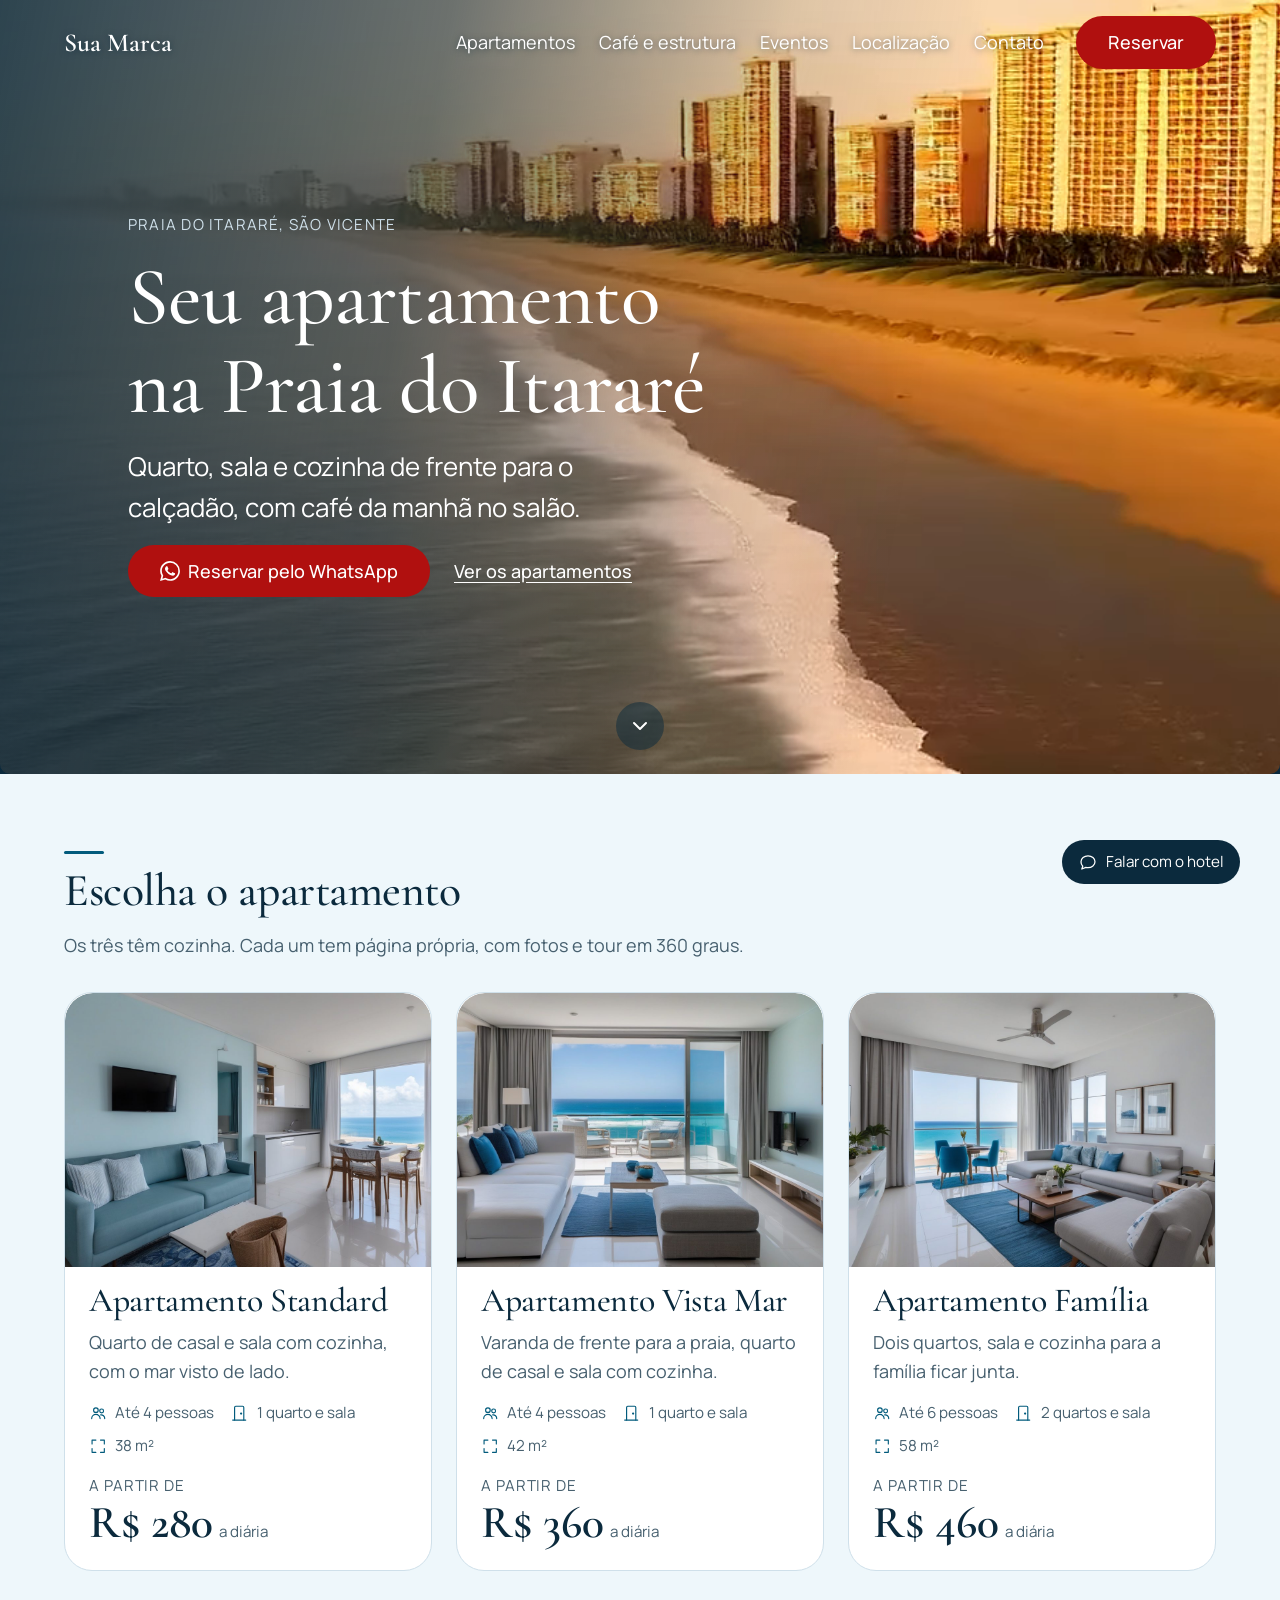
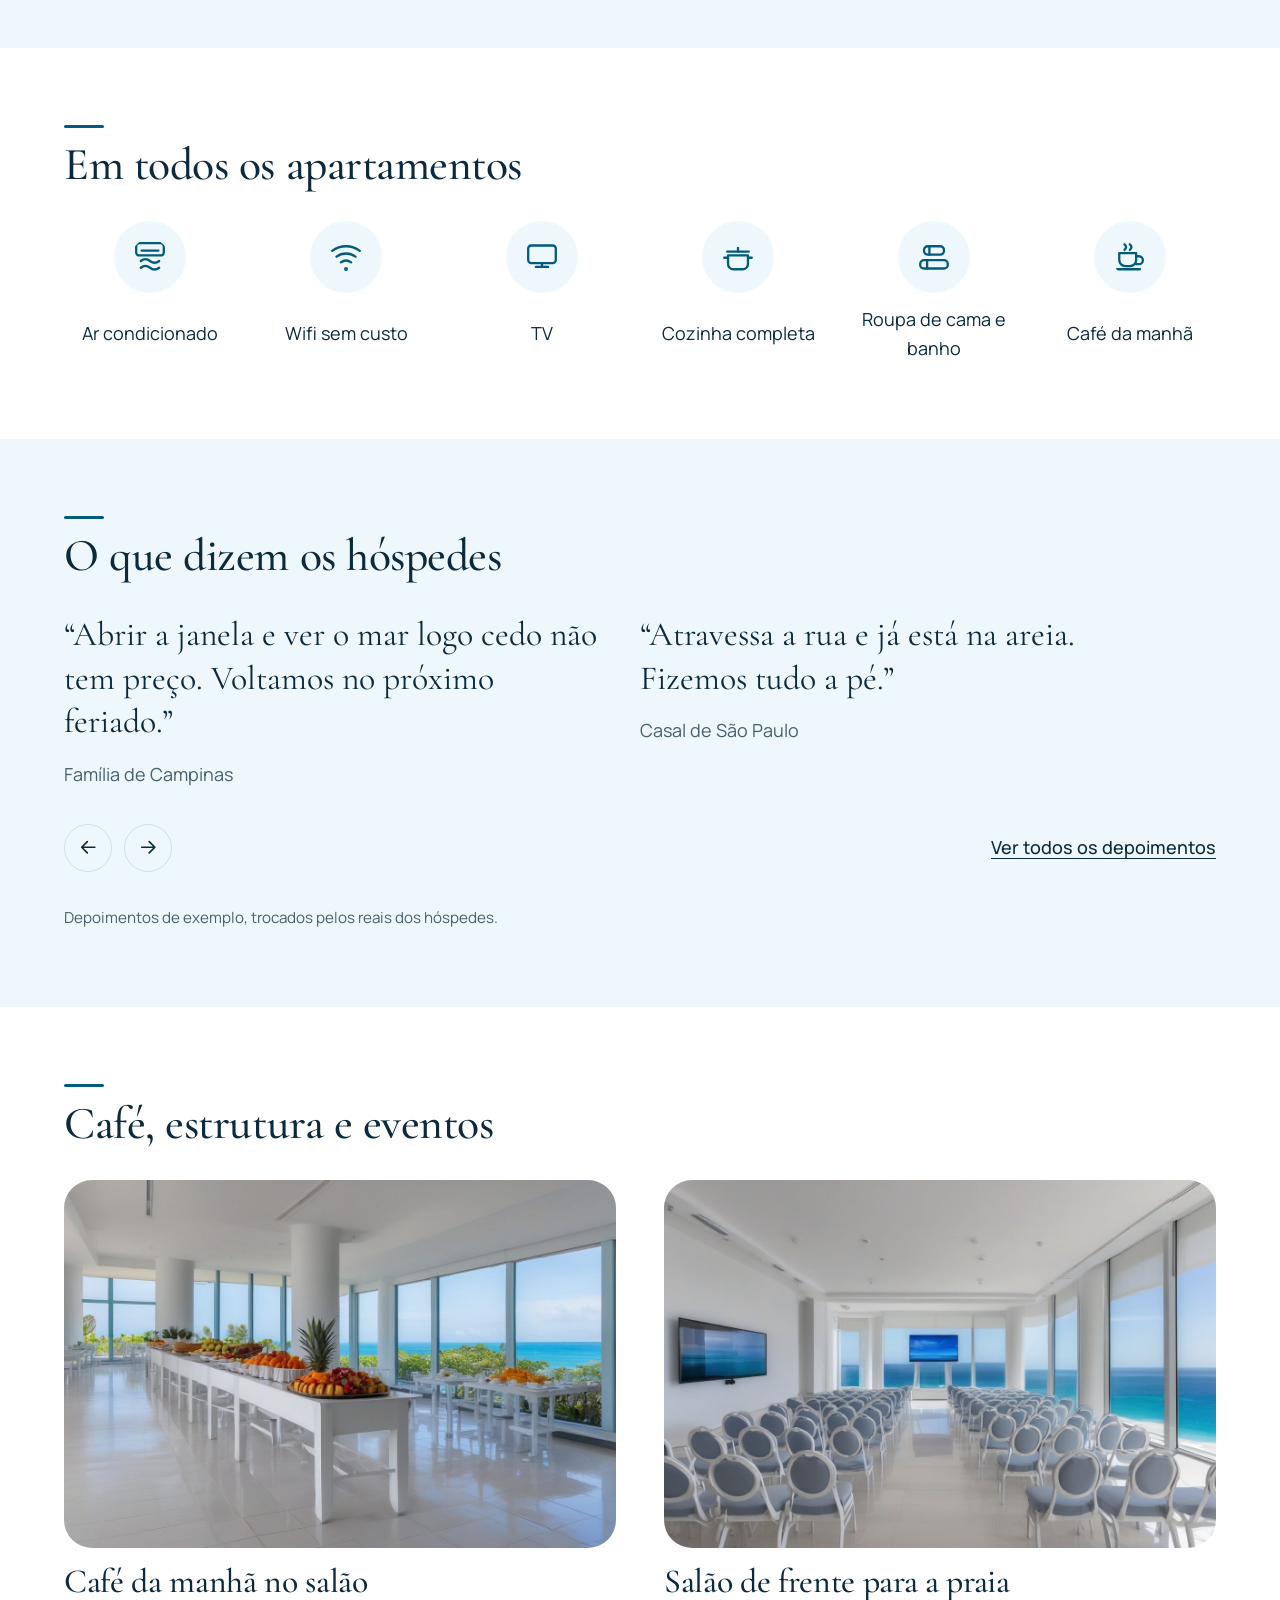
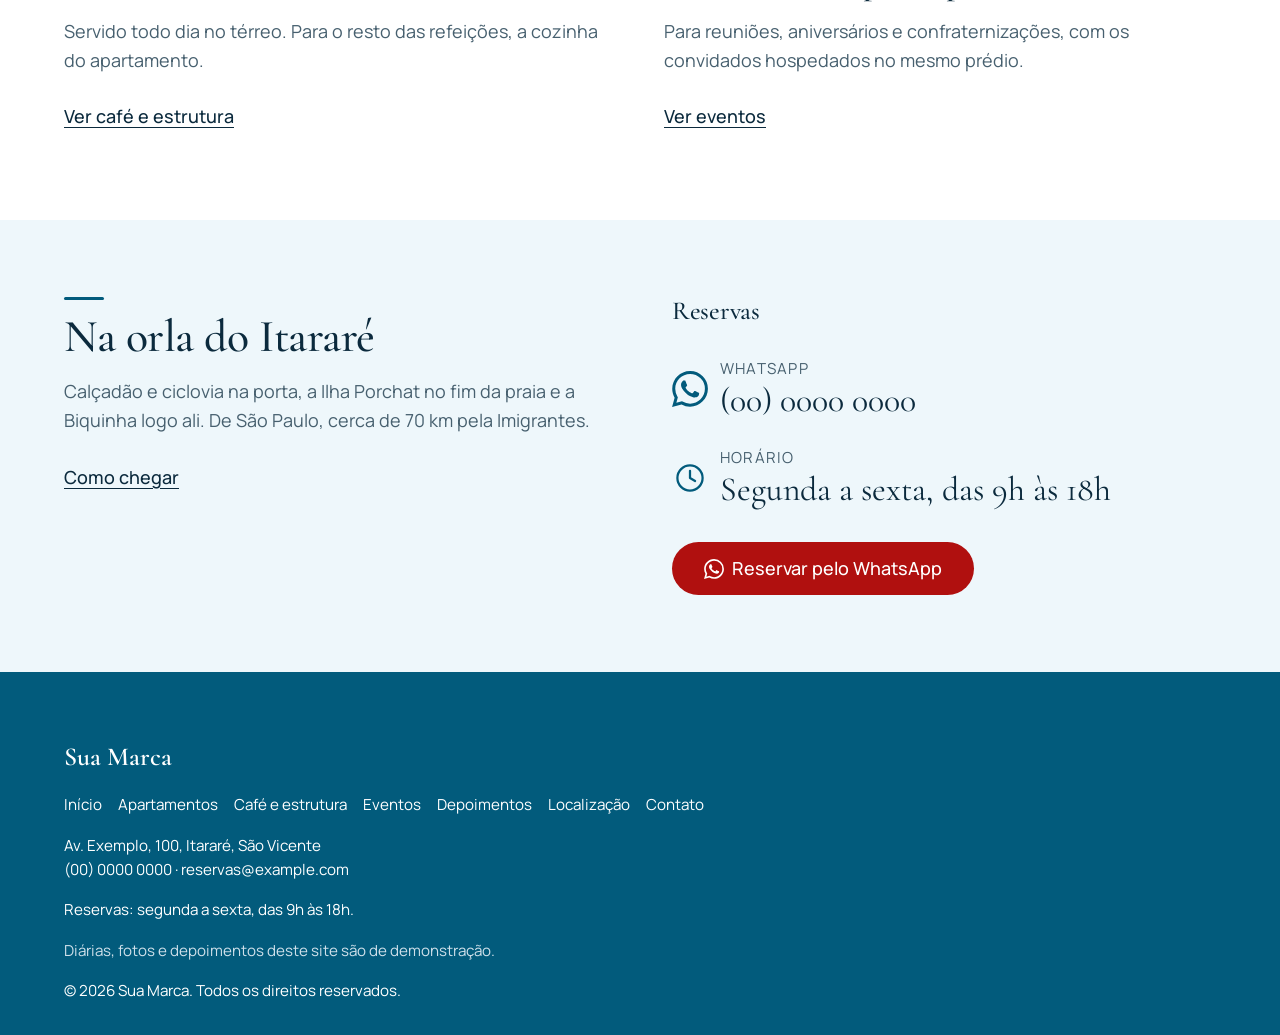
<file: index.html>
<!doctype html>
<html lang="pt-BR">
<head>
<meta charset="utf-8">
<meta name="viewport" content="width=device-width, initial-scale=1">
<title>Sua Marca: apart hotel na Praia do Itararé, São Vicente</title>
<meta name="description" content="Apart hotel de frente para a Praia do Itararé, em São Vicente. Apartamentos com cozinha para até seis pessoas, café da manhã no salão e reserva pelo WhatsApp.">
<link rel="canonical" href="https://lugusofficial.github.io/hotel-itarare/">
<meta property="og:type" content="website">
<meta property="og:site_name" content="Sua Marca">
<meta property="og:title" content="Sua Marca: apart hotel na Praia do Itararé, São Vicente">
<meta property="og:description" content="Apart hotel de frente para a Praia do Itararé, em São Vicente. Apartamentos com cozinha para até seis pessoas, café da manhã no salão e reserva pelo WhatsApp.">
<meta property="og:url" content="https://lugusofficial.github.io/hotel-itarare/">
<meta property="og:image" content="assets/og-image.svg">
<meta name="twitter:card" content="summary_large_image">
<meta name="theme-color" content="#025B7C">
<link rel="icon" href="assets/favicon.svg" type="image/svg+xml">
<link rel="preconnect" href="https://fonts.googleapis.com">
<link rel="preconnect" href="https://fonts.gstatic.com" crossorigin>
<link rel="stylesheet" href="https://fonts.googleapis.com/css2?family=Cormorant+Garamond:wght@500;600&family=Manrope:wght@400;500&display=swap">
<link rel="stylesheet" href="css/tokens.css">
<link rel="stylesheet" href="css/base.css">
<link rel="stylesheet" href="css/site.css?v=df6f4693">
<script type="application/ld+json">{"@context": "https://schema.org", "@type": "Hotel", "name": "Sua Marca", "description": "Apart hotel na orla da Praia do Itararé, em São Vicente, com apartamentos com cozinha, café da manhã e salão de eventos.", "url": "https://lugusofficial.github.io/hotel-itarare/", "telephone": "+0000000000", "email": "reservas@example.com", "address": {"@type": "PostalAddress", "streetAddress": "Av. Exemplo, 100", "addressLocality": "São Vicente", "addressRegion": "SP", "addressCountry": "BR"}, "checkinTime": "14:00", "checkoutTime": "12:00", "amenityFeature": [{"@type": "LocationFeatureSpecification", "name": "Ar condicionado"}, {"@type": "LocationFeatureSpecification", "name": "Wifi sem custo"}, {"@type": "LocationFeatureSpecification", "name": "TV"}, {"@type": "LocationFeatureSpecification", "name": "Cozinha completa"}, {"@type": "LocationFeatureSpecification", "name": "Roupa de cama e banho"}, {"@type": "LocationFeatureSpecification", "name": "Café da manhã"}]}</script>
<script src="js/main.js" defer></script>
<script src="js/app.js?v=ae43ae35" defer></script>
<script src="js/atendente.js?v=651bd8dc" defer></script>

</head>
<body>
<a class="skip-link" href="#main">Pular para o conteúdo</a>
<svg hidden aria-hidden="true"><symbol id="icon-menu" viewBox="0 0 24 24"><path d="M4 7h16M4 12h16M4 17h16"/></symbol><symbol id="icon-close" viewBox="0 0 24 24"><path d="M6 6l12 12M18 6L6 18"/></symbol><symbol id="icon-arrow" viewBox="0 0 24 24"><path d="M5 12h14M13 6l6 6-6 6"/></symbol><symbol id="icone-ar" viewBox="0 0 24 24" fill="none" stroke="currentColor" stroke-width="1.5" stroke-linecap="round" stroke-linejoin="round"><rect x="3" y="3" width="18" height="8" rx="2"/><path d="M6.5 7.8h11"/><path d="M6 14.6c1.9-1.5 4.1-1.5 6 0s4.1 1.5 6 0"/><path d="M6 19c1.9-1.5 4.1-1.5 6 0s4.1 1.5 6 0"/></symbol><symbol id="icone-wifi" viewBox="0 0 24 24" fill="none" stroke="currentColor" stroke-width="1.5" stroke-linecap="round" stroke-linejoin="round"><path d="M3 8A15 15 0 0 1 21 8"/><path d="M5.8 11.78A10.3 10.3 0 0 1 18.2 11.78"/><path d="M8.65 15.51A5.6 5.6 0 0 1 15.35 15.51"/><circle cx="12" cy="19.9" r=".55"/></symbol><symbol id="icone-tv" viewBox="0 0 24 24" fill="none" stroke="currentColor" stroke-width="1.5" stroke-linecap="round" stroke-linejoin="round"><rect x="3" y="4.5" width="18" height="11.5" rx="2"/><path d="M12 16v2.5"/><path d="M8 18.5h8"/></symbol><symbol id="icone-cozinha" viewBox="0 0 24 24" fill="none" stroke="currentColor" stroke-width="1.5" stroke-linecap="round" stroke-linejoin="round"><path d="M5.5 11h13v5.5a3.5 3.5 0 0 1-3.5 3.5H9a3.5 3.5 0 0 1-3.5-3.5z"/><path d="M3 12.5h2.5M18.5 12.5H21"/><path d="M5 8.5h14"/><path d="M12 6v2.5"/></symbol><symbol id="icone-toalha" viewBox="0 0 24 24" fill="none" stroke="currentColor" stroke-width="1.5" stroke-linecap="round" stroke-linejoin="round"><rect x="5.5" y="5" width="13" height="5.5" rx="2.5"/><path d="M9 5v5.5"/><rect x="3" y="14" width="18" height="5.5" rx="2.5"/><path d="M7.5 14v5.5"/></symbol><symbol id="icone-cafe" viewBox="0 0 24 24" fill="none" stroke="currentColor" stroke-width="1.5" stroke-linecap="round" stroke-linejoin="round"><path d="M8.4 7.4c1.4-1.2 1.4-2.5 0-3.7M11.9 7.4c1.4-1.2 1.4-2.5 0-3.7"/><path d="M5 9.5h11v4.5a4 4 0 0 1-4 4H9a4 4 0 0 1-4-4z"/><path d="M16 11.5h1.8a2.6 2.6 0 0 1 0 5.2H16"/><path d="M3.5 20h15"/></symbol><symbol id="icone-varanda" viewBox="0 0 24 24" fill="none" stroke="currentColor" stroke-width="1.5" stroke-linecap="round" stroke-linejoin="round"><circle cx="16.5" cy="5.5" r="2"/><path d="M4 9.5c2-1.3 4-1.3 6 0s4 1.3 6 0 3-1 4-.6"/><path d="M3 13h18M3 20h18"/><path d="M5 13v7M9 13v7M13 13v7M17 13v7"/></symbol><symbol id="icone-cama" viewBox="0 0 24 24" fill="none" stroke="currentColor" stroke-width="1.5" stroke-linecap="round" stroke-linejoin="round"><path d="M3 6v13"/><path d="M3 15h18v4"/><path d="M21 15v-3a3 3 0 0 0-3-3h-7v6"/><circle cx="7" cy="11.5" r="2"/></symbol><symbol id="icone-pessoas" viewBox="0 0 24 24" fill="none" stroke="currentColor" stroke-width="1.5" stroke-linecap="round" stroke-linejoin="round"><circle cx="9" cy="8" r="3"/><path d="M3.5 19a5.5 5.5 0 0 1 11 0"/><circle cx="16.5" cy="9" r="2.5"/><path d="M15.2 14.2A4.6 4.6 0 0 1 20.5 19"/></symbol><symbol id="icone-quartos" viewBox="0 0 24 24" fill="none" stroke="currentColor" stroke-width="1.5" stroke-linecap="round" stroke-linejoin="round"><path d="M6 21V4.5A1.5 1.5 0 0 1 7.5 3h9A1.5 1.5 0 0 1 18 4.5V21"/><path d="M3.5 21h17"/><circle cx="14.5" cy="12.5" r=".7"/></symbol><symbol id="icone-area" viewBox="0 0 24 24" fill="none" stroke="currentColor" stroke-width="1.5" stroke-linecap="round" stroke-linejoin="round"><path d="M4 9V4h5M20 15v5h-5M15 4h5v5M9 20H4v-5"/></symbol><symbol id="icone-elevador" viewBox="0 0 24 24" fill="none" stroke="currentColor" stroke-width="1.5" stroke-linecap="round" stroke-linejoin="round"><rect x="4" y="3" width="16" height="18" rx="2"/><path d="M12 3v18"/><path d="M6.5 10l2-2.5 2 2.5M13.5 14l2 2.5 2-2.5"/></symbol><symbol id="icone-eventos" viewBox="0 0 24 24" fill="none" stroke="currentColor" stroke-width="1.5" stroke-linecap="round" stroke-linejoin="round"><path d="M8 3h8l-.6 5.2a3.4 3.4 0 0 1-6.8 0z"/><path d="M12 11.6V20"/><path d="M8.5 20.5h7"/></symbol><symbol id="icone-recepcao" viewBox="0 0 24 24" fill="none" stroke="currentColor" stroke-width="1.5" stroke-linecap="round" stroke-linejoin="round"><path d="M5.5 17a6.5 6.5 0 0 1 13 0"/><path d="M12 10.5V8.5"/><path d="M10.5 8h3"/><path d="M3.5 17h17"/><path d="M5 20h14"/></symbol><symbol id="icone-relogio" viewBox="0 0 24 24" fill="none" stroke="currentColor" stroke-width="1.5" stroke-linecap="round" stroke-linejoin="round"><circle cx="12" cy="12" r="8.4"/><path d="M12 7.2V12l3.4 2"/></symbol><symbol id="icone-praia" viewBox="0 0 24 24" fill="none" stroke="currentColor" stroke-width="1.5" stroke-linecap="round" stroke-linejoin="round"><circle cx="16.5" cy="7.5" r="3"/><path d="M3 15.5c2-1.6 4-1.6 6 0s4 1.6 6 0 4-1.6 6 0"/><path d="M3 19.5c2-1.6 4-1.6 6 0s4 1.6 6 0 4-1.6 6 0"/></symbol><symbol id="icone-ilha" viewBox="0 0 24 24" fill="none" stroke="currentColor" stroke-width="1.5" stroke-linecap="round" stroke-linejoin="round"><path d="M4 15.5 9.5 8l3 4 2-2.5 5.5 6"/><path d="M3 19c2-1.4 4-1.4 6 0s4 1.4 6 0 4-1.4 6 0"/></symbol><symbol id="icone-pin" viewBox="0 0 24 24" fill="none" stroke="currentColor" stroke-width="1.5" stroke-linecap="round" stroke-linejoin="round"><path d="M12 21s-6.5-6.2-6.5-11a6.5 6.5 0 0 1 13 0c0 4.8-6.5 11-6.5 11z"/><circle cx="12" cy="10" r="2.3"/></symbol><symbol id="icone-carro" viewBox="0 0 24 24" fill="none" stroke="currentColor" stroke-width="1.5" stroke-linecap="round" stroke-linejoin="round"><path d="M4 13.5 5.8 8.6A2 2 0 0 1 7.7 7.3h8.6a2 2 0 0 1 1.9 1.3L20 13.5"/><rect x="3" y="13.5" width="18" height="5" rx="1.6"/><circle cx="7.3" cy="18.5" r="1.3"/><circle cx="16.7" cy="18.5" r="1.3"/></symbol><symbol id="icone-onibus" viewBox="0 0 24 24" fill="none" stroke="currentColor" stroke-width="1.5" stroke-linecap="round" stroke-linejoin="round"><rect x="4" y="4" width="16" height="14" rx="2.5"/><path d="M4 11h16"/><path d="M7.5 18v2.5M16.5 18v2.5"/><circle cx="8" cy="14.5" r=".6"/><circle cx="16" cy="14.5" r=".6"/></symbol><symbol id="icone-conversa" viewBox="0 0 24 24" fill="none" stroke="currentColor" stroke-width="1.5" stroke-linecap="round" stroke-linejoin="round"><path d="M20.4 11.7c0 3.9-3.76 7.1-8.4 7.1a9.9 9.9 0 0 1-2.6-.34L4.6 20.4l1.1-3.36A6.8 6.8 0 0 1 3.6 11.7C3.6 7.8 7.36 4.6 12 4.6s8.4 3.2 8.4 7.1z"/></symbol><symbol id="icone-telefone" viewBox="0 0 24 24" fill="none" stroke="currentColor" stroke-width="1.5" stroke-linecap="round" stroke-linejoin="round"><path d="M6.3 3.9h2.9l1.5 3.65-1.85 1.2a10.9 10.9 0 0 0 5.4 5.4l1.2-1.85 3.65 1.5v2.9a1.8 1.8 0 0 1-1.98 1.8C10.3 17.9 6.1 13.7 4.5 5.88A1.8 1.8 0 0 1 6.3 3.9z"/></symbol><symbol id="icone-carta" viewBox="0 0 24 24" fill="none" stroke="currentColor" stroke-width="1.5" stroke-linecap="round" stroke-linejoin="round"><rect x="2.8" y="5.3" width="18.4" height="13.4" rx="2"/><path d="M3.6 7.3 12 13l8.4-5.7"/></symbol><symbol id="icone-whatsapp" viewBox="0 0 24 24" fill="currentColor"><path d="M17.472 14.382c-.297-.149-1.758-.867-2.03-.967-.273-.099-.471-.148-.67.15-.197.297-.767.966-.94 1.164-.173.199-.347.223-.644.075-.297-.15-1.255-.463-2.39-1.475-.883-.788-1.48-1.761-1.653-2.059-.173-.297-.018-.458.13-.606.134-.133.298-.347.446-.52.149-.174.198-.298.298-.497.099-.198.05-.371-.025-.52-.075-.149-.669-1.612-.916-2.207-.242-.579-.487-.5-.669-.51-.173-.008-.371-.01-.57-.01-.198 0-.52.074-.792.372-.272.297-1.04 1.016-1.04 2.479 0 1.462 1.065 2.875 1.213 3.074.149.198 2.096 3.2 5.077 4.487.709.306 1.262.489 1.694.625.712.227 1.36.195 1.871.118.571-.085 1.758-.719 2.006-1.413.248-.694.248-1.289.173-1.413-.074-.124-.272-.198-.57-.347m-5.421 7.403h-.004a9.87 9.87 0 0 1-5.031-1.378l-.361-.214-3.741.982.998-3.648-.235-.374a9.86 9.86 0 0 1-1.51-5.26c.001-5.45 4.436-9.884 9.888-9.884 2.64 0 5.122 1.03 6.988 2.898a9.825 9.825 0 0 1 2.893 6.994c-.003 5.45-4.437 9.884-9.885 9.884m8.413-18.297A11.815 11.815 0 0 0 12.05 0C5.495 0 .16 5.335.157 11.892c0 2.096.547 4.142 1.588 5.945L.057 24l6.305-1.654a11.882 11.882 0 0 0 5.683 1.448h.005c6.554 0 11.89-5.335 11.893-11.893a11.821 11.821 0 0 0-3.48-8.413z"/></symbol></svg>
<header class="site-header">
  <div class="container site-header__inner">
    <a class="brand" href="index.html">Sua Marca</a>
    <button class="nav-toggle" type="button" aria-expanded="false" aria-controls="site-nav">
      <svg class="icon icon--menu" aria-hidden="true" focusable="false"><use href="#icon-menu"></use></svg><svg class="icon icon--close" aria-hidden="true" focusable="false" hidden><use href="#icon-close"></use></svg>
      <span class="visually-hidden">Menu</span>
    </button>
    <nav id="site-nav" class="site-nav" aria-label="Principal" data-open="false">
      <ul><li><a href="apartamentos.html">Apartamentos</a></li><li><a href="cafe-e-estrutura.html">Café e estrutura</a></li><li><a href="eventos.html">Eventos</a></li><li><a href="localizacao.html">Localização</a></li><li><a href="contato.html">Contato</a></li></ul>
      <a class="btn btn--reserva" href="https://wa.me/0000000000">Reservar</a>
    </nav>
  </div>
</header>
<main id="main">

  <section class="cena cena--video" id="top" aria-labelledby="page-title" data-video>
    <!-- Takes da orla gerados localmente, sem som. Autoplay mudo e em loop, sem
         botao; o js/app.js pausa fora da tela e troca pelo webp se o play falhar. -->
    <video class="cena__video" autoplay muted loop playsinline preload="auto"
           poster="assets/orla-itarare.jpg" aria-hidden="true" data-video-el
           data-fallback="assets/orla-itarare.webp">
      <source src="assets/orla-itarare.webm" type="video/webm">
      <source src="assets/orla-itarare.mp4" type="video/mp4">
    </video>
    <div class="cena__veu" aria-hidden="true"></div>
    <div class="cena__texto">
      <div class="container stack">
        <p class="label">Praia do Itararé, São Vicente</p>
        <h1 id="page-title">Seu apartamento na Praia do Itararé</h1>
        <p class="lead">Quarto, sala e cozinha de frente para o calçadão, com café da manhã no salão.</p>
        <p class="cluster"><a class="btn btn--reserva" href="https://wa.me/0000000000?text=Ol%C3%A1%21%20Vim%20pelo%20site%20e%20quero%20reservar."><svg class="btn__icone" aria-hidden="true" focusable="false" width="20" height="20"><use href="#icone-whatsapp"></use></svg>Reservar pelo WhatsApp</a> <a class="btn btn--link" href="apartamentos.html">Ver os apartamentos</a></p>
      </div>
    </div>
    <a class="cena__seta" href="#apartamentos"><span class="visually-hidden">Ver mais abaixo</span><svg aria-hidden="true" viewBox="0 0 24 24"><path d="M6 9l6 6 6-6"/></svg></a>
  </section>

  <section class="section" id="apartamentos" aria-labelledby="aptos-title">
    <div class="container stack--lg">
      <div class="stack">
        <h2 id="aptos-title">Escolha o apartamento</h2>
        <p class="muted">Os três têm cozinha. Cada um tem página própria, com fotos e tour em 360 graus.</p>
      </div>
      <ul class="rooms"><li class="rooms__item">
          <a class="rooms__link" href="apartamento-standard.html">
            <span class="rooms__foto"><img src="assets/standard-1.jpg" alt="" width="1216" height="832" loading="lazy"></span>
            <h3>Apartamento Standard</h3>
          </a>
          <p class="muted rooms__resumo">Quarto de casal e sala com cozinha, com o mar visto de lado.</p>
          <ul class="rooms__fatos"><li><svg class="fato__icone" aria-hidden="true" focusable="false" width="20" height="20"><use href="#icone-pessoas"></use></svg>Até 4 pessoas</li><li><svg class="fato__icone" aria-hidden="true" focusable="false" width="20" height="20"><use href="#icone-quartos"></use></svg>1 quarto e sala</li><li><svg class="fato__icone" aria-hidden="true" focusable="false" width="20" height="20"><use href="#icone-area"></use></svg>38 m²</li></ul>
          <p class="rooms__preco">
            <span class="rooms__desde">a partir de</span>
            <span class="rooms__valor"><strong>R$ 280</strong> <span>a diária</span></span>
          </p>
        </li><li class="rooms__item">
          <a class="rooms__link" href="apartamento-vista-mar.html">
            <span class="rooms__foto"><img src="assets/vistamar-1.jpg" alt="" width="1216" height="832" loading="lazy"></span>
            <h3>Apartamento Vista Mar</h3>
          </a>
          <p class="muted rooms__resumo">Varanda de frente para a praia, quarto de casal e sala com cozinha.</p>
          <ul class="rooms__fatos"><li><svg class="fato__icone" aria-hidden="true" focusable="false" width="20" height="20"><use href="#icone-pessoas"></use></svg>Até 4 pessoas</li><li><svg class="fato__icone" aria-hidden="true" focusable="false" width="20" height="20"><use href="#icone-quartos"></use></svg>1 quarto e sala</li><li><svg class="fato__icone" aria-hidden="true" focusable="false" width="20" height="20"><use href="#icone-area"></use></svg>42 m²</li></ul>
          <p class="rooms__preco">
            <span class="rooms__desde">a partir de</span>
            <span class="rooms__valor"><strong>R$ 360</strong> <span>a diária</span></span>
          </p>
        </li><li class="rooms__item">
          <a class="rooms__link" href="apartamento-familia.html">
            <span class="rooms__foto"><img src="assets/familia-1.jpg" alt="" width="1216" height="832" loading="lazy"></span>
            <h3>Apartamento Família</h3>
          </a>
          <p class="muted rooms__resumo">Dois quartos, sala e cozinha para a família ficar junta.</p>
          <ul class="rooms__fatos"><li><svg class="fato__icone" aria-hidden="true" focusable="false" width="20" height="20"><use href="#icone-pessoas"></use></svg>Até 6 pessoas</li><li><svg class="fato__icone" aria-hidden="true" focusable="false" width="20" height="20"><use href="#icone-quartos"></use></svg>2 quartos e sala</li><li><svg class="fato__icone" aria-hidden="true" focusable="false" width="20" height="20"><use href="#icone-area"></use></svg>58 m²</li></ul>
          <p class="rooms__preco">
            <span class="rooms__desde">a partir de</span>
            <span class="rooms__valor"><strong>R$ 460</strong> <span>a diária</span></span>
          </p>
        </li></ul>
    </div>
  </section>

  <section class="section" aria-labelledby="todos-title">
    <div class="container stack--lg">
      <h2 id="todos-title">Em todos os apartamentos</h2>
      <ul class="faixa"><li><svg class="faixa__icone" aria-hidden="true" focusable="false" width="52" height="52"><use href="#icone-ar"></use></svg><span>Ar condicionado</span></li><li><svg class="faixa__icone" aria-hidden="true" focusable="false" width="52" height="52"><use href="#icone-wifi"></use></svg><span>Wifi sem custo</span></li><li><svg class="faixa__icone" aria-hidden="true" focusable="false" width="52" height="52"><use href="#icone-tv"></use></svg><span>TV</span></li><li><svg class="faixa__icone" aria-hidden="true" focusable="false" width="52" height="52"><use href="#icone-cozinha"></use></svg><span>Cozinha completa</span></li><li><svg class="faixa__icone" aria-hidden="true" focusable="false" width="52" height="52"><use href="#icone-toalha"></use></svg><span>Roupa de cama e banho</span></li><li><svg class="faixa__icone" aria-hidden="true" focusable="false" width="52" height="52"><use href="#icone-cafe"></use></svg><span>Café da manhã</span></li></ul>
    </div>
  </section>

  <section class="section depo" aria-labelledby="depo-title" data-depo>
    <div class="container stack--lg">
      <h2 id="depo-title">O que dizem os hóspedes</h2>
      <div class="depo__janela" data-depo-janela tabindex="0" role="group" aria-labelledby="depo-title"><div class="depo__trilho" data-depo-trilho>
        <figure class="depo__item"><blockquote><p>Abrir a janela e ver o mar logo cedo não tem preço. Voltamos no próximo feriado.</p></blockquote><figcaption>Família de Campinas</figcaption></figure><figure class="depo__item"><blockquote><p>Atravessa a rua e já está na areia. Fizemos tudo a pé.</p></blockquote><figcaption>Casal de São Paulo</figcaption></figure><figure class="depo__item"><blockquote><p>A cozinha ajudou muito com as crianças. Café da manhã gostoso e equipe atenciosa.</p></blockquote><figcaption>Família de Jundiaí</figcaption></figure><figure class="depo__item"><blockquote><p>Apartamento limpo, cama boa e silêncio à noite. Recomendo.</p></blockquote><figcaption>Hóspede de Ribeirão Preto</figcaption></figure>
      </div></div>
      <div class="depo__rodape">
        <p class="depo__controles">
          <button type="button" class="depo__seta depo__seta--prev" data-depo-prev><svg class="icon" aria-hidden="true"><use href="#icon-arrow"></use></svg><span class="visually-hidden">Depoimento anterior</span></button>
          <button type="button" class="depo__seta" data-depo-next><svg class="icon" aria-hidden="true"><use href="#icon-arrow"></use></svg><span class="visually-hidden">Próximo depoimento</span></button>
        </p>
        <p><a class="btn btn--link" href="depoimentos.html">Ver todos os depoimentos</a></p>
      </div>
      <p class="nota">Depoimentos de exemplo, trocados pelos reais dos hóspedes.</p>
    </div>
  </section>

  <section class="section" aria-labelledby="estrutura-title">
    <div class="container stack--lg">
      <h2 id="estrutura-title">Café, estrutura e eventos</h2>
      <ul class="duo">
        <li>
          <figure class="shot"><img src="assets/cafe.jpg" alt="Salão de café da manhã com mesa de frutas e o mar nas janelas (imagem ilustrativa)" width="1216" height="832" loading="lazy"></figure>
          <h3>Café da manhã no salão</h3>
          <p class="muted">Servido todo dia no térreo. Para o resto das refeições, a cozinha do apartamento.</p>
          <p><a class="btn btn--link" href="cafe-e-estrutura.html">Ver café e estrutura</a></p>
        </li>
        <li>
          <figure class="shot"><img src="assets/eventos.jpg" alt="Salão de eventos com cadeiras em fileiras e o mar nas janelas (imagem ilustrativa)" width="1216" height="832" loading="lazy"></figure>
          <h3>Salão de frente para a praia</h3>
          <p class="muted">Para reuniões, aniversários e confraternizações, com os convidados hospedados no mesmo prédio.</p>
          <p><a class="btn btn--link" href="eventos.html">Ver eventos</a></p>
        </li>
      </ul>
    </div>
  </section>

  <section class="section" aria-labelledby="orla-title">
    <div class="container split">
      <div class="stack">
        <h2 id="orla-title">Na orla do Itararé</h2>
        <p class="muted">Calçadão e ciclovia na porta, a Ilha Porchat no fim da praia e a Biquinha logo ali. De São Paulo, cerca de 70 km pela Imigrantes.</p>
        <p><a class="btn btn--link" href="localizacao.html">Como chegar</a></p>
      </div>
      <div class="stack--lg">
        <h3>Reservas</h3>
        <ul class="facts facts--uma">
          <li><svg class="facts__icone" aria-hidden="true" focusable="false" width="36" height="36"><use href="#icone-whatsapp"></use></svg><span class="label">WhatsApp</span> <a class="facts__value" href="https://wa.me/0000000000">(00) 0000 0000</a></li>
          <li><svg class="facts__icone" aria-hidden="true" focusable="false" width="36" height="36"><use href="#icone-relogio"></use></svg><span class="label">Horário</span> <span class="facts__value">Segunda a sexta, das 9h às 18h</span></li>
        </ul>
        <p><a class="btn btn--reserva" href="https://wa.me/0000000000?text=Ol%C3%A1%21%20Vim%20pelo%20site%20e%20quero%20reservar."><svg class="btn__icone" aria-hidden="true" focusable="false" width="20" height="20"><use href="#icone-whatsapp"></use></svg>Reservar pelo WhatsApp</a></p>
      </div>
    </div>
  </section>

  <div class="atendente" data-atendente data-whatsapp="https://wa.me/0000000000" hidden>
    <button class="atendente__abrir" type="button" data-atendente-abrir aria-expanded="false" aria-controls="atendente-painel">
      <svg class="atendente__icone" aria-hidden="true" width="20" height="20"><use href="#icone-conversa"></use></svg>
      <span>Falar com o hotel</span>
    </button>
    <div class="atendente__painel" id="atendente-painel" role="dialog" aria-labelledby="atendente-titulo" data-atendente-painel hidden>
      <div class="atendente__topo">
        <p class="atendente__titulo" id="atendente-titulo">Atendente de demonstração</p>
        <button class="atendente__fechar" type="button" data-atendente-fechar>
          <svg class="icon" aria-hidden="true" focusable="false"><use href="#icon-close"></use></svg>
          <span class="visually-hidden">Fechar a conversa</span>
        </button>
      </div>
      <ol class="atendente__mensagens" data-atendente-mensagens aria-live="polite"></ol>
      <ul class="atendente__chips" data-atendente-chips></ul>
      <form class="atendente__form" data-atendente-form>
        <label class="visually-hidden" for="atendente-texto">Sua mensagem</label>
        <input id="atendente-texto" type="text" autocomplete="off" maxlength="200" placeholder="Pergunte sobre apartamentos, diárias ou como chegar">
        <button class="atendente__enviar" type="submit">Enviar</button>
      </form>
      <p class="atendente__aviso">Respostas automáticas de demonstração. Para reservar, a conversa segue no WhatsApp.</p>
    </div>
  </div>
</main>
<footer class="site-footer">
  <div class="container stack">
    <p class="brand">Sua Marca</p>
    <nav aria-label="Rodapé"><ul><li><a href="index.html">Início</a></li><li><a href="apartamentos.html">Apartamentos</a></li><li><a href="cafe-e-estrutura.html">Café e estrutura</a></li><li><a href="eventos.html">Eventos</a></li><li><a href="depoimentos.html">Depoimentos</a></li><li><a href="localizacao.html">Localização</a></li><li><a href="contato.html">Contato</a></li></ul></nav>
    <p>Av. Exemplo, 100, Itararé, São Vicente<br><a href="tel:+0000000000">(00) 0000 0000</a> <span aria-hidden="true">·</span> <a href="mailto:reservas@example.com">reservas@example.com</a></p>
    <p>Reservas: segunda a sexta, das 9h às 18h.</p>
    <p class="site-footer__nota">Diárias, fotos e depoimentos deste site são de demonstração.</p>
    <p>© <span data-year>2026</span> Sua Marca. Todos os direitos reservados.</p>
  </div>
</footer>
</body>
</html>
</file>
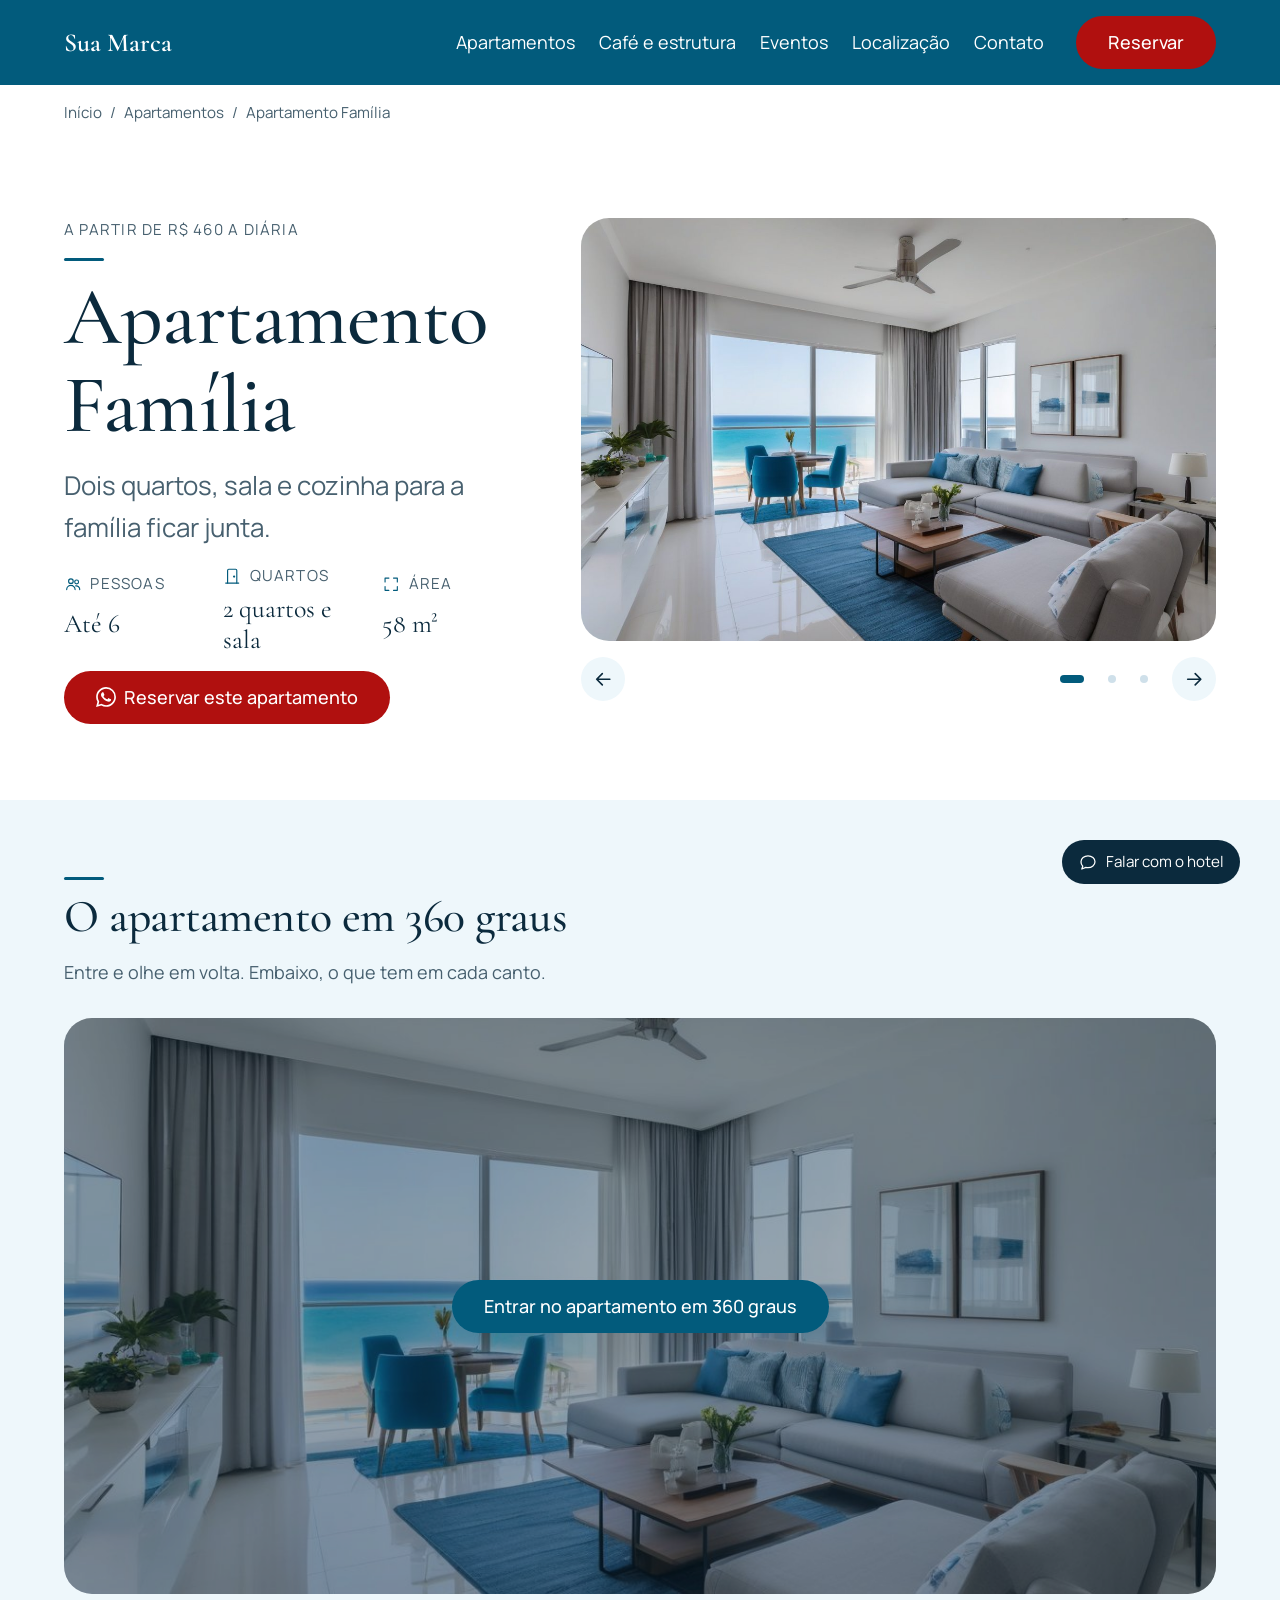
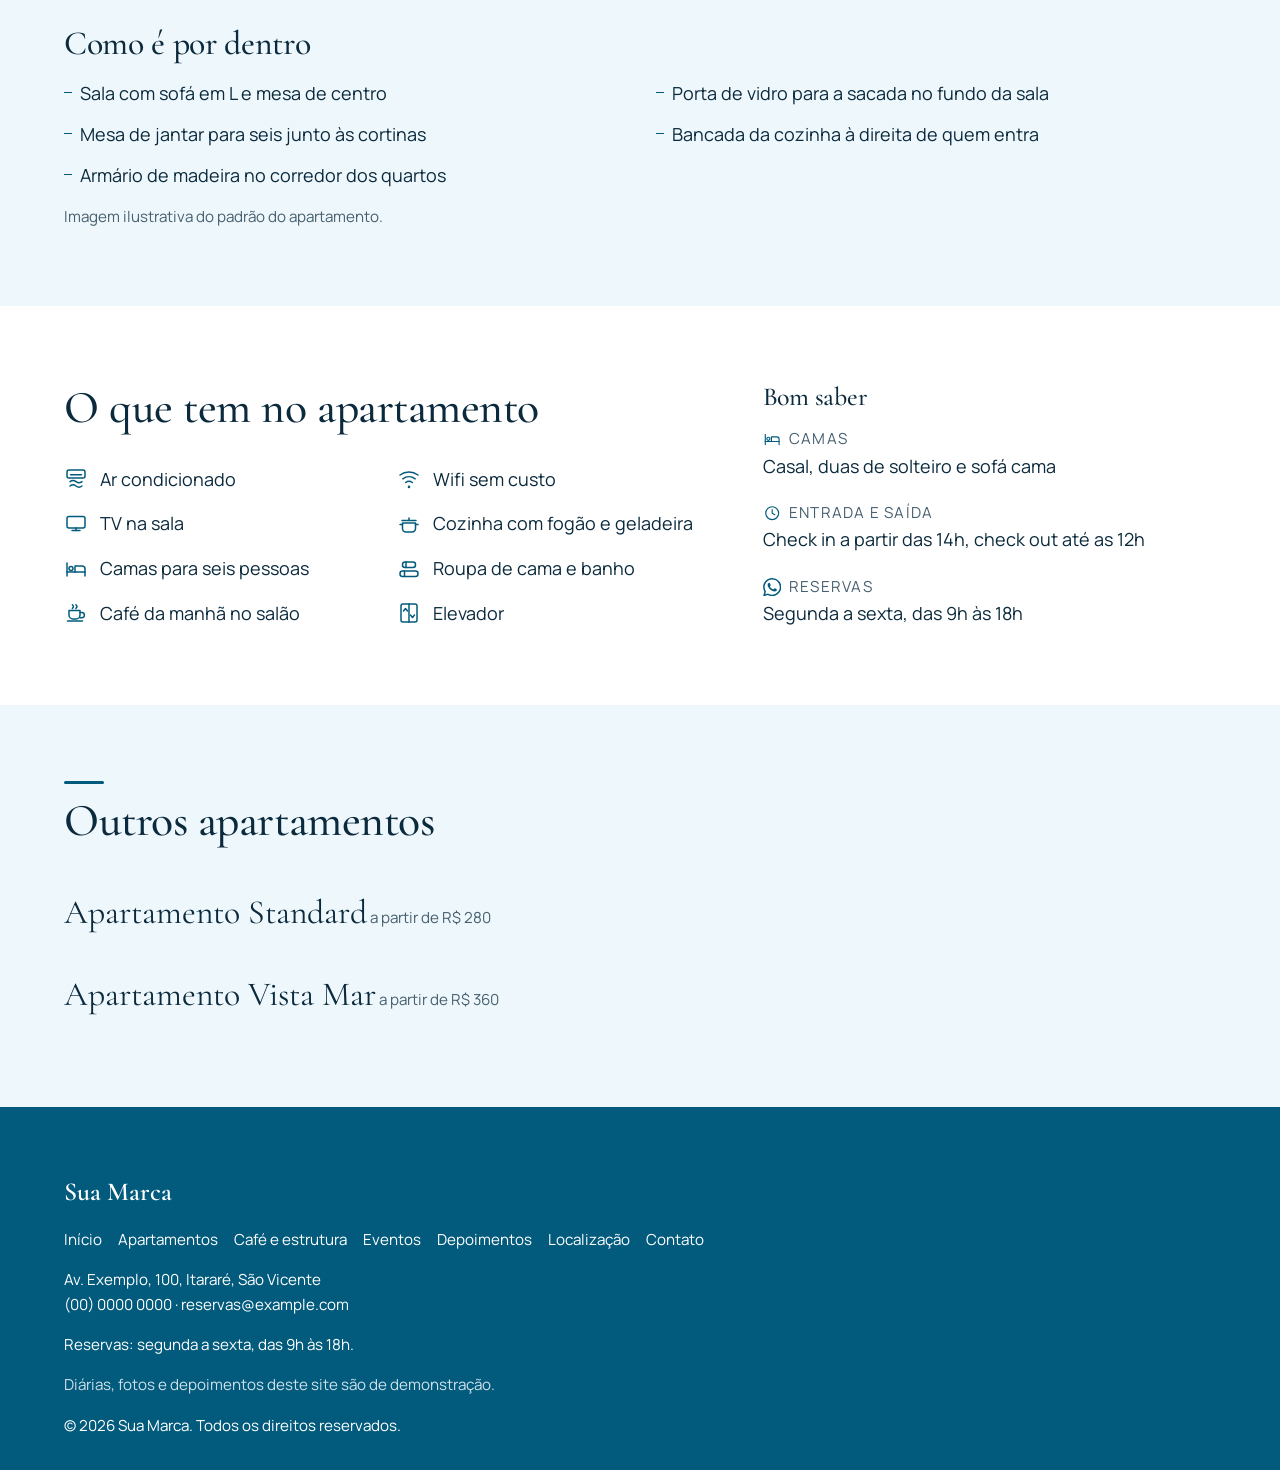
<file: apartamento-familia.html>
<!doctype html>
<html lang="pt-BR">
<head>
<meta charset="utf-8">
<meta name="viewport" content="width=device-width, initial-scale=1">
<title>Apartamento Família: Sua Marca, apart hotel na Praia do Itararé</title>
<meta name="description" content="Apartamento Família com 2 quartos e sala, 58 m², para até 6 pessoas. Dois quartos, sala e cozinha para a família ficar junta. Veja as fotos, o tour em 360 graus e a diária.">
<link rel="canonical" href="https://lugusofficial.github.io/hotel-itarare/apartamento-familia.html">
<meta property="og:type" content="website">
<meta property="og:site_name" content="Sua Marca">
<meta property="og:title" content="Apartamento Família: Sua Marca, apart hotel na Praia do Itararé">
<meta property="og:description" content="Apartamento Família com 2 quartos e sala, 58 m², para até 6 pessoas. Dois quartos, sala e cozinha para a família ficar junta. Veja as fotos, o tour em 360 graus e a diária.">
<meta property="og:url" content="https://lugusofficial.github.io/hotel-itarare/apartamento-familia.html">
<meta property="og:image" content="assets/og-image.svg">
<meta name="twitter:card" content="summary_large_image">
<meta name="theme-color" content="#025B7C">
<link rel="icon" href="assets/favicon.svg" type="image/svg+xml">
<link rel="preconnect" href="https://fonts.googleapis.com">
<link rel="preconnect" href="https://fonts.gstatic.com" crossorigin>
<link rel="stylesheet" href="https://fonts.googleapis.com/css2?family=Cormorant+Garamond:wght@500;600&family=Manrope:wght@400;500&display=swap">
<link rel="stylesheet" href="css/tokens.css">
<link rel="stylesheet" href="css/base.css">
<link rel="stylesheet" href="css/site.css?v=df6f4693">
<script type="application/ld+json">{"@context": "https://schema.org", "@type": "Suite", "name": "Apartamento Família", "description": "Dois quartos, sala e cozinha para a família ficar junta.", "numberOfRooms": 2, "occupancy": {"@type": "QuantitativeValue", "maxValue": 6}, "floorSize": {"@type": "QuantitativeValue", "value": 58, "unitCode": "MTK"}, "bed": "Casal, duas de solteiro e sofá cama", "amenityFeature": [{"@type": "LocationFeatureSpecification", "name": "Ar condicionado"}, {"@type": "LocationFeatureSpecification", "name": "Wifi sem custo"}, {"@type": "LocationFeatureSpecification", "name": "TV na sala"}, {"@type": "LocationFeatureSpecification", "name": "Cozinha com fogão e geladeira"}, {"@type": "LocationFeatureSpecification", "name": "Camas para seis pessoas"}, {"@type": "LocationFeatureSpecification", "name": "Roupa de cama e banho"}, {"@type": "LocationFeatureSpecification", "name": "Café da manhã no salão"}, {"@type": "LocationFeatureSpecification", "name": "Elevador"}], "containedInPlace": {"@type": "Hotel", "name": "Sua Marca", "address": {"@type": "PostalAddress", "streetAddress": "Av. Exemplo, 100", "addressLocality": "São Vicente", "addressRegion": "SP", "addressCountry": "BR"}}, "offers": {"@type": "Offer", "price": 460, "priceCurrency": "BRL", "url": "https://lugusofficial.github.io/hotel-itarare/apartamento-familia.html"}}</script>
<script src="js/main.js" defer></script>
<script src="js/app.js?v=ae43ae35" defer></script>
<script src="js/atendente.js?v=651bd8dc" defer></script>
<script type="importmap">{"imports":{"three":"./js/vendor/three.module.js"}}</script><script type="module" src="js/tour.js?v=718e01ad"></script>
</head>
<body>
<a class="skip-link" href="#main">Pular para o conteúdo</a>
<svg hidden aria-hidden="true"><symbol id="icon-menu" viewBox="0 0 24 24"><path d="M4 7h16M4 12h16M4 17h16"/></symbol><symbol id="icon-close" viewBox="0 0 24 24"><path d="M6 6l12 12M18 6L6 18"/></symbol><symbol id="icon-arrow" viewBox="0 0 24 24"><path d="M5 12h14M13 6l6 6-6 6"/></symbol><symbol id="icone-ar" viewBox="0 0 24 24" fill="none" stroke="currentColor" stroke-width="1.5" stroke-linecap="round" stroke-linejoin="round"><rect x="3" y="3" width="18" height="8" rx="2"/><path d="M6.5 7.8h11"/><path d="M6 14.6c1.9-1.5 4.1-1.5 6 0s4.1 1.5 6 0"/><path d="M6 19c1.9-1.5 4.1-1.5 6 0s4.1 1.5 6 0"/></symbol><symbol id="icone-wifi" viewBox="0 0 24 24" fill="none" stroke="currentColor" stroke-width="1.5" stroke-linecap="round" stroke-linejoin="round"><path d="M3 8A15 15 0 0 1 21 8"/><path d="M5.8 11.78A10.3 10.3 0 0 1 18.2 11.78"/><path d="M8.65 15.51A5.6 5.6 0 0 1 15.35 15.51"/><circle cx="12" cy="19.9" r=".55"/></symbol><symbol id="icone-tv" viewBox="0 0 24 24" fill="none" stroke="currentColor" stroke-width="1.5" stroke-linecap="round" stroke-linejoin="round"><rect x="3" y="4.5" width="18" height="11.5" rx="2"/><path d="M12 16v2.5"/><path d="M8 18.5h8"/></symbol><symbol id="icone-cozinha" viewBox="0 0 24 24" fill="none" stroke="currentColor" stroke-width="1.5" stroke-linecap="round" stroke-linejoin="round"><path d="M5.5 11h13v5.5a3.5 3.5 0 0 1-3.5 3.5H9a3.5 3.5 0 0 1-3.5-3.5z"/><path d="M3 12.5h2.5M18.5 12.5H21"/><path d="M5 8.5h14"/><path d="M12 6v2.5"/></symbol><symbol id="icone-toalha" viewBox="0 0 24 24" fill="none" stroke="currentColor" stroke-width="1.5" stroke-linecap="round" stroke-linejoin="round"><rect x="5.5" y="5" width="13" height="5.5" rx="2.5"/><path d="M9 5v5.5"/><rect x="3" y="14" width="18" height="5.5" rx="2.5"/><path d="M7.5 14v5.5"/></symbol><symbol id="icone-cafe" viewBox="0 0 24 24" fill="none" stroke="currentColor" stroke-width="1.5" stroke-linecap="round" stroke-linejoin="round"><path d="M8.4 7.4c1.4-1.2 1.4-2.5 0-3.7M11.9 7.4c1.4-1.2 1.4-2.5 0-3.7"/><path d="M5 9.5h11v4.5a4 4 0 0 1-4 4H9a4 4 0 0 1-4-4z"/><path d="M16 11.5h1.8a2.6 2.6 0 0 1 0 5.2H16"/><path d="M3.5 20h15"/></symbol><symbol id="icone-varanda" viewBox="0 0 24 24" fill="none" stroke="currentColor" stroke-width="1.5" stroke-linecap="round" stroke-linejoin="round"><circle cx="16.5" cy="5.5" r="2"/><path d="M4 9.5c2-1.3 4-1.3 6 0s4 1.3 6 0 3-1 4-.6"/><path d="M3 13h18M3 20h18"/><path d="M5 13v7M9 13v7M13 13v7M17 13v7"/></symbol><symbol id="icone-cama" viewBox="0 0 24 24" fill="none" stroke="currentColor" stroke-width="1.5" stroke-linecap="round" stroke-linejoin="round"><path d="M3 6v13"/><path d="M3 15h18v4"/><path d="M21 15v-3a3 3 0 0 0-3-3h-7v6"/><circle cx="7" cy="11.5" r="2"/></symbol><symbol id="icone-pessoas" viewBox="0 0 24 24" fill="none" stroke="currentColor" stroke-width="1.5" stroke-linecap="round" stroke-linejoin="round"><circle cx="9" cy="8" r="3"/><path d="M3.5 19a5.5 5.5 0 0 1 11 0"/><circle cx="16.5" cy="9" r="2.5"/><path d="M15.2 14.2A4.6 4.6 0 0 1 20.5 19"/></symbol><symbol id="icone-quartos" viewBox="0 0 24 24" fill="none" stroke="currentColor" stroke-width="1.5" stroke-linecap="round" stroke-linejoin="round"><path d="M6 21V4.5A1.5 1.5 0 0 1 7.5 3h9A1.5 1.5 0 0 1 18 4.5V21"/><path d="M3.5 21h17"/><circle cx="14.5" cy="12.5" r=".7"/></symbol><symbol id="icone-area" viewBox="0 0 24 24" fill="none" stroke="currentColor" stroke-width="1.5" stroke-linecap="round" stroke-linejoin="round"><path d="M4 9V4h5M20 15v5h-5M15 4h5v5M9 20H4v-5"/></symbol><symbol id="icone-elevador" viewBox="0 0 24 24" fill="none" stroke="currentColor" stroke-width="1.5" stroke-linecap="round" stroke-linejoin="round"><rect x="4" y="3" width="16" height="18" rx="2"/><path d="M12 3v18"/><path d="M6.5 10l2-2.5 2 2.5M13.5 14l2 2.5 2-2.5"/></symbol><symbol id="icone-eventos" viewBox="0 0 24 24" fill="none" stroke="currentColor" stroke-width="1.5" stroke-linecap="round" stroke-linejoin="round"><path d="M8 3h8l-.6 5.2a3.4 3.4 0 0 1-6.8 0z"/><path d="M12 11.6V20"/><path d="M8.5 20.5h7"/></symbol><symbol id="icone-recepcao" viewBox="0 0 24 24" fill="none" stroke="currentColor" stroke-width="1.5" stroke-linecap="round" stroke-linejoin="round"><path d="M5.5 17a6.5 6.5 0 0 1 13 0"/><path d="M12 10.5V8.5"/><path d="M10.5 8h3"/><path d="M3.5 17h17"/><path d="M5 20h14"/></symbol><symbol id="icone-relogio" viewBox="0 0 24 24" fill="none" stroke="currentColor" stroke-width="1.5" stroke-linecap="round" stroke-linejoin="round"><circle cx="12" cy="12" r="8.4"/><path d="M12 7.2V12l3.4 2"/></symbol><symbol id="icone-praia" viewBox="0 0 24 24" fill="none" stroke="currentColor" stroke-width="1.5" stroke-linecap="round" stroke-linejoin="round"><circle cx="16.5" cy="7.5" r="3"/><path d="M3 15.5c2-1.6 4-1.6 6 0s4 1.6 6 0 4-1.6 6 0"/><path d="M3 19.5c2-1.6 4-1.6 6 0s4 1.6 6 0 4-1.6 6 0"/></symbol><symbol id="icone-ilha" viewBox="0 0 24 24" fill="none" stroke="currentColor" stroke-width="1.5" stroke-linecap="round" stroke-linejoin="round"><path d="M4 15.5 9.5 8l3 4 2-2.5 5.5 6"/><path d="M3 19c2-1.4 4-1.4 6 0s4 1.4 6 0 4-1.4 6 0"/></symbol><symbol id="icone-pin" viewBox="0 0 24 24" fill="none" stroke="currentColor" stroke-width="1.5" stroke-linecap="round" stroke-linejoin="round"><path d="M12 21s-6.5-6.2-6.5-11a6.5 6.5 0 0 1 13 0c0 4.8-6.5 11-6.5 11z"/><circle cx="12" cy="10" r="2.3"/></symbol><symbol id="icone-carro" viewBox="0 0 24 24" fill="none" stroke="currentColor" stroke-width="1.5" stroke-linecap="round" stroke-linejoin="round"><path d="M4 13.5 5.8 8.6A2 2 0 0 1 7.7 7.3h8.6a2 2 0 0 1 1.9 1.3L20 13.5"/><rect x="3" y="13.5" width="18" height="5" rx="1.6"/><circle cx="7.3" cy="18.5" r="1.3"/><circle cx="16.7" cy="18.5" r="1.3"/></symbol><symbol id="icone-onibus" viewBox="0 0 24 24" fill="none" stroke="currentColor" stroke-width="1.5" stroke-linecap="round" stroke-linejoin="round"><rect x="4" y="4" width="16" height="14" rx="2.5"/><path d="M4 11h16"/><path d="M7.5 18v2.5M16.5 18v2.5"/><circle cx="8" cy="14.5" r=".6"/><circle cx="16" cy="14.5" r=".6"/></symbol><symbol id="icone-conversa" viewBox="0 0 24 24" fill="none" stroke="currentColor" stroke-width="1.5" stroke-linecap="round" stroke-linejoin="round"><path d="M20.4 11.7c0 3.9-3.76 7.1-8.4 7.1a9.9 9.9 0 0 1-2.6-.34L4.6 20.4l1.1-3.36A6.8 6.8 0 0 1 3.6 11.7C3.6 7.8 7.36 4.6 12 4.6s8.4 3.2 8.4 7.1z"/></symbol><symbol id="icone-telefone" viewBox="0 0 24 24" fill="none" stroke="currentColor" stroke-width="1.5" stroke-linecap="round" stroke-linejoin="round"><path d="M6.3 3.9h2.9l1.5 3.65-1.85 1.2a10.9 10.9 0 0 0 5.4 5.4l1.2-1.85 3.65 1.5v2.9a1.8 1.8 0 0 1-1.98 1.8C10.3 17.9 6.1 13.7 4.5 5.88A1.8 1.8 0 0 1 6.3 3.9z"/></symbol><symbol id="icone-carta" viewBox="0 0 24 24" fill="none" stroke="currentColor" stroke-width="1.5" stroke-linecap="round" stroke-linejoin="round"><rect x="2.8" y="5.3" width="18.4" height="13.4" rx="2"/><path d="M3.6 7.3 12 13l8.4-5.7"/></symbol><symbol id="icone-whatsapp" viewBox="0 0 24 24" fill="currentColor"><path d="M17.472 14.382c-.297-.149-1.758-.867-2.03-.967-.273-.099-.471-.148-.67.15-.197.297-.767.966-.94 1.164-.173.199-.347.223-.644.075-.297-.15-1.255-.463-2.39-1.475-.883-.788-1.48-1.761-1.653-2.059-.173-.297-.018-.458.13-.606.134-.133.298-.347.446-.52.149-.174.198-.298.298-.497.099-.198.05-.371-.025-.52-.075-.149-.669-1.612-.916-2.207-.242-.579-.487-.5-.669-.51-.173-.008-.371-.01-.57-.01-.198 0-.52.074-.792.372-.272.297-1.04 1.016-1.04 2.479 0 1.462 1.065 2.875 1.213 3.074.149.198 2.096 3.2 5.077 4.487.709.306 1.262.489 1.694.625.712.227 1.36.195 1.871.118.571-.085 1.758-.719 2.006-1.413.248-.694.248-1.289.173-1.413-.074-.124-.272-.198-.57-.347m-5.421 7.403h-.004a9.87 9.87 0 0 1-5.031-1.378l-.361-.214-3.741.982.998-3.648-.235-.374a9.86 9.86 0 0 1-1.51-5.26c.001-5.45 4.436-9.884 9.888-9.884 2.64 0 5.122 1.03 6.988 2.898a9.825 9.825 0 0 1 2.893 6.994c-.003 5.45-4.437 9.884-9.885 9.884m8.413-18.297A11.815 11.815 0 0 0 12.05 0C5.495 0 .16 5.335.157 11.892c0 2.096.547 4.142 1.588 5.945L.057 24l6.305-1.654a11.882 11.882 0 0 0 5.683 1.448h.005c6.554 0 11.89-5.335 11.893-11.893a11.821 11.821 0 0 0-3.48-8.413z"/></symbol></svg>
<header class="site-header">
  <div class="container site-header__inner">
    <a class="brand" href="index.html">Sua Marca</a>
    <button class="nav-toggle" type="button" aria-expanded="false" aria-controls="site-nav">
      <svg class="icon icon--menu" aria-hidden="true" focusable="false"><use href="#icon-menu"></use></svg><svg class="icon icon--close" aria-hidden="true" focusable="false" hidden><use href="#icon-close"></use></svg>
      <span class="visually-hidden">Menu</span>
    </button>
    <nav id="site-nav" class="site-nav" aria-label="Principal" data-open="false">
      <ul><li><a href="apartamentos.html">Apartamentos</a></li><li><a href="cafe-e-estrutura.html">Café e estrutura</a></li><li><a href="eventos.html">Eventos</a></li><li><a href="localizacao.html">Localização</a></li><li><a href="contato.html">Contato</a></li></ul>
      <a class="btn btn--reserva" href="https://wa.me/0000000000">Reservar</a>
    </nav>
  </div>
</header>
<main id="main">

  <nav class="crumbs" aria-label="Você está em">
    <ol><li><a href="index.html">Início</a></li><li><a href="apartamentos.html">Apartamentos</a></li><li aria-current="page">Apartamento Família</li></ol>
  </nav>

  <section class="section section--room" id="top" aria-labelledby="page-title">
    <div class="container room">
      <div class="room__intro stack">
        <p class="label">A partir de R$ 460 a diária</p>
        <h1 id="page-title">Apartamento Família</h1>
        <p class="lead">Dois quartos, sala e cozinha para a família ficar junta.</p>
        <dl class="specs">
          <div><dt><svg class="fato__icone" aria-hidden="true" focusable="false" width="20" height="20"><use href="#icone-pessoas"></use></svg>Pessoas</dt><dd>Até 6</dd></div>
          <div><dt><svg class="fato__icone" aria-hidden="true" focusable="false" width="20" height="20"><use href="#icone-quartos"></use></svg>Quartos</dt><dd>2 quartos e sala</dd></div>
          <div><dt><svg class="fato__icone" aria-hidden="true" focusable="false" width="20" height="20"><use href="#icone-area"></use></svg>Área</dt><dd>58 m²</dd></div>
        </dl>
        <p><a class="btn btn--reserva" href="https://wa.me/0000000000?text=Ol%C3%A1%21%20Quero%20reservar%20o%20Apartamento%20Fam%C3%ADlia."><svg class="btn__icone" aria-hidden="true" focusable="false" width="20" height="20"><use href="#icone-whatsapp"></use></svg>Reservar este apartamento</a></p>
      </div>
      <div class="gal" data-gal>
  <div class="gal__viewport"><ul class="gal__track" data-gal-track><li class="gal__slide"><img src="assets/familia-1.jpg" alt="Sala do Apartamento Família com sofá em L e mesa de jantar perto da janela (imagem ilustrativa)" width="1216" height="832" loading="eager"></li><li class="gal__slide"><img src="assets/familia-2.jpg" alt="Quarto das crianças do Apartamento Família com duas camas (imagem ilustrativa)" width="1216" height="832" loading="lazy"></li><li class="gal__slide"><img src="assets/familia-3.jpg" alt="Quarto de casal do Apartamento Família com escrivaninha e janela ampla (imagem ilustrativa)" width="1216" height="832" loading="lazy"></li></ul></div>
  <div class="gal__controls">
    <button class="gal__arrow" type="button" data-gal-prev><svg class="icon icon--prev" aria-hidden="true" focusable="false"><use href="#icon-arrow"></use></svg><span class="visually-hidden">Foto anterior</span></button>
    <ul class="gal__dots" data-gal-dots></ul>
    <button class="gal__arrow" type="button" data-gal-next><svg class="icon" aria-hidden="true" focusable="false"><use href="#icon-arrow"></use></svg><span class="visually-hidden">Próxima foto</span></button>
  </div>
</div>
    </div>
  </section>

  <section class="section section--tour" aria-labelledby="tour-title">
    <div class="container stack--lg">
      <div class="stack">
        <h2 id="tour-title">O apartamento em 360 graus</h2>
        <p class="muted">Entre e olhe em volta. Embaixo, o que tem em cada canto.</p>
      </div>
      <div class="tour" data-tour>
        <div class="tour__palco">
          <canvas class="tour__canvas" data-tour-canvas data-panorama="360-familia.jpg" data-inicio="203" aria-hidden="true"></canvas>
          <div class="tour__capa">
            <img src="assets/familia-1.jpg" alt="" width="1216" height="832" loading="lazy">
            <button class="btn btn--primary tour__start" type="button" data-tour-start>Entrar no apartamento em 360 graus</button>
          </div>
          <p class="tour__aviso" data-tour-aviso hidden>O tour precisa de um navegador com WebGL. A descrição do apartamento está logo abaixo.</p>
          <div class="tour__controles">
            <button class="tour__btn" type="button" data-olhar="esq"><span aria-hidden="true">&#8592;</span><span class="visually-hidden">Olhar para a esquerda</span></button>
            <button class="tour__btn" type="button" data-olhar="dir"><span aria-hidden="true">&#8594;</span><span class="visually-hidden">Olhar para a direita</span></button>
            <button class="tour__btn" type="button" data-olhar="cima"><span aria-hidden="true">&#8593;</span><span class="visually-hidden">Olhar para cima</span></button>
            <button class="tour__btn" type="button" data-olhar="baixo"><span aria-hidden="true">&#8595;</span><span class="visually-hidden">Olhar para baixo</span></button>
            <button class="tour__btn tour__btn--texto" type="button" data-olhar="inicio">Recomeçar</button>
          </div>
          <p class="tour__status" data-tour-status role="status"></p>
        </div>
        <div class="tour__lado stack">
          <h3>Como é por dentro</h3>
          <ul class="tour__lista"><li>Sala com sofá em L e mesa de centro</li><li>Porta de vidro para a sacada no fundo da sala</li><li>Mesa de jantar para seis junto às cortinas</li><li>Bancada da cozinha à direita de quem entra</li><li>Armário de madeira no corredor dos quartos</li></ul>
          <p class="muted fineprint">Imagem ilustrativa do padrão do apartamento.</p>
        </div>
      </div>
    </div>
  </section>

  <section class="section" aria-labelledby="comodidades-title">
    <div class="container split split--wide-text">
      <div class="stack--lg">
        <h2 id="comodidades-title">O que tem no apartamento</h2>
        <ul class="amen"><li><svg class="amen__icone" aria-hidden="true" focusable="false" width="24" height="24"><use href="#icone-ar"></use></svg>Ar condicionado</li><li><svg class="amen__icone" aria-hidden="true" focusable="false" width="24" height="24"><use href="#icone-wifi"></use></svg>Wifi sem custo</li><li><svg class="amen__icone" aria-hidden="true" focusable="false" width="24" height="24"><use href="#icone-tv"></use></svg>TV na sala</li><li><svg class="amen__icone" aria-hidden="true" focusable="false" width="24" height="24"><use href="#icone-cozinha"></use></svg>Cozinha com fogão e geladeira</li><li><svg class="amen__icone" aria-hidden="true" focusable="false" width="24" height="24"><use href="#icone-cama"></use></svg>Camas para seis pessoas</li><li><svg class="amen__icone" aria-hidden="true" focusable="false" width="24" height="24"><use href="#icone-toalha"></use></svg>Roupa de cama e banho</li><li><svg class="amen__icone" aria-hidden="true" focusable="false" width="24" height="24"><use href="#icone-cafe"></use></svg>Café da manhã no salão</li><li><svg class="amen__icone" aria-hidden="true" focusable="false" width="24" height="24"><use href="#icone-elevador"></use></svg>Elevador</li></ul>
      </div>
      <div class="stack">
        <h3>Bom saber</h3>
        <dl class="specs specs--stack">
          <div><dt><svg class="fato__icone" aria-hidden="true" focusable="false" width="20" height="20"><use href="#icone-cama"></use></svg>Camas</dt><dd>Casal, duas de solteiro e sofá cama</dd></div>
          <div><dt><svg class="fato__icone" aria-hidden="true" focusable="false" width="20" height="20"><use href="#icone-relogio"></use></svg>Entrada e saída</dt><dd>Check in a partir das 14h, check out até as 12h</dd></div>
          <div><dt><svg class="fato__icone" aria-hidden="true" focusable="false" width="20" height="20"><use href="#icone-whatsapp"></use></svg>Reservas</dt><dd>Segunda a sexta, das 9h às 18h</dd></div>
        </dl>
      </div>
    </div>
  </section>

  <div class="pricebar">
    <p class="pricebar__price">A partir de R$ 460 <span class="muted">a diária</span></p>
    <a class="btn btn--reserva" href="https://wa.me/0000000000?text=Ol%C3%A1%21%20Quero%20reservar%20o%20Apartamento%20Fam%C3%ADlia.">Reservar</a>
  </div>

  <section class="section section--others" aria-labelledby="outros-title">
    <div class="container stack--lg">
      <h2 id="outros-title">Outros apartamentos</h2>
      <ul class="others"><li><a href="apartamento-standard.html">Apartamento Standard<span class="muted"> a partir de R$ 280</span></a></li><li><a href="apartamento-vista-mar.html">Apartamento Vista Mar<span class="muted"> a partir de R$ 360</span></a></li></ul>
    </div>
  </section>

  <div class="atendente" data-atendente data-whatsapp="https://wa.me/0000000000" hidden>
    <button class="atendente__abrir" type="button" data-atendente-abrir aria-expanded="false" aria-controls="atendente-painel">
      <svg class="atendente__icone" aria-hidden="true" width="20" height="20"><use href="#icone-conversa"></use></svg>
      <span>Falar com o hotel</span>
    </button>
    <div class="atendente__painel" id="atendente-painel" role="dialog" aria-labelledby="atendente-titulo" data-atendente-painel hidden>
      <div class="atendente__topo">
        <p class="atendente__titulo" id="atendente-titulo">Atendente de demonstração</p>
        <button class="atendente__fechar" type="button" data-atendente-fechar>
          <svg class="icon" aria-hidden="true" focusable="false"><use href="#icon-close"></use></svg>
          <span class="visually-hidden">Fechar a conversa</span>
        </button>
      </div>
      <ol class="atendente__mensagens" data-atendente-mensagens aria-live="polite"></ol>
      <ul class="atendente__chips" data-atendente-chips></ul>
      <form class="atendente__form" data-atendente-form>
        <label class="visually-hidden" for="atendente-texto">Sua mensagem</label>
        <input id="atendente-texto" type="text" autocomplete="off" maxlength="200" placeholder="Pergunte sobre apartamentos, diárias ou como chegar">
        <button class="atendente__enviar" type="submit">Enviar</button>
      </form>
      <p class="atendente__aviso">Respostas automáticas de demonstração. Para reservar, a conversa segue no WhatsApp.</p>
    </div>
  </div>
</main>
<footer class="site-footer">
  <div class="container stack">
    <p class="brand">Sua Marca</p>
    <nav aria-label="Rodapé"><ul><li><a href="index.html">Início</a></li><li><a href="apartamentos.html">Apartamentos</a></li><li><a href="cafe-e-estrutura.html">Café e estrutura</a></li><li><a href="eventos.html">Eventos</a></li><li><a href="depoimentos.html">Depoimentos</a></li><li><a href="localizacao.html">Localização</a></li><li><a href="contato.html">Contato</a></li></ul></nav>
    <p>Av. Exemplo, 100, Itararé, São Vicente<br><a href="tel:+0000000000">(00) 0000 0000</a> <span aria-hidden="true">·</span> <a href="mailto:reservas@example.com">reservas@example.com</a></p>
    <p>Reservas: segunda a sexta, das 9h às 18h.</p>
    <p class="site-footer__nota">Diárias, fotos e depoimentos deste site são de demonstração.</p>
    <p>© <span data-year>2026</span> Sua Marca. Todos os direitos reservados.</p>
  </div>
</footer>
</body>
</html>
</file>
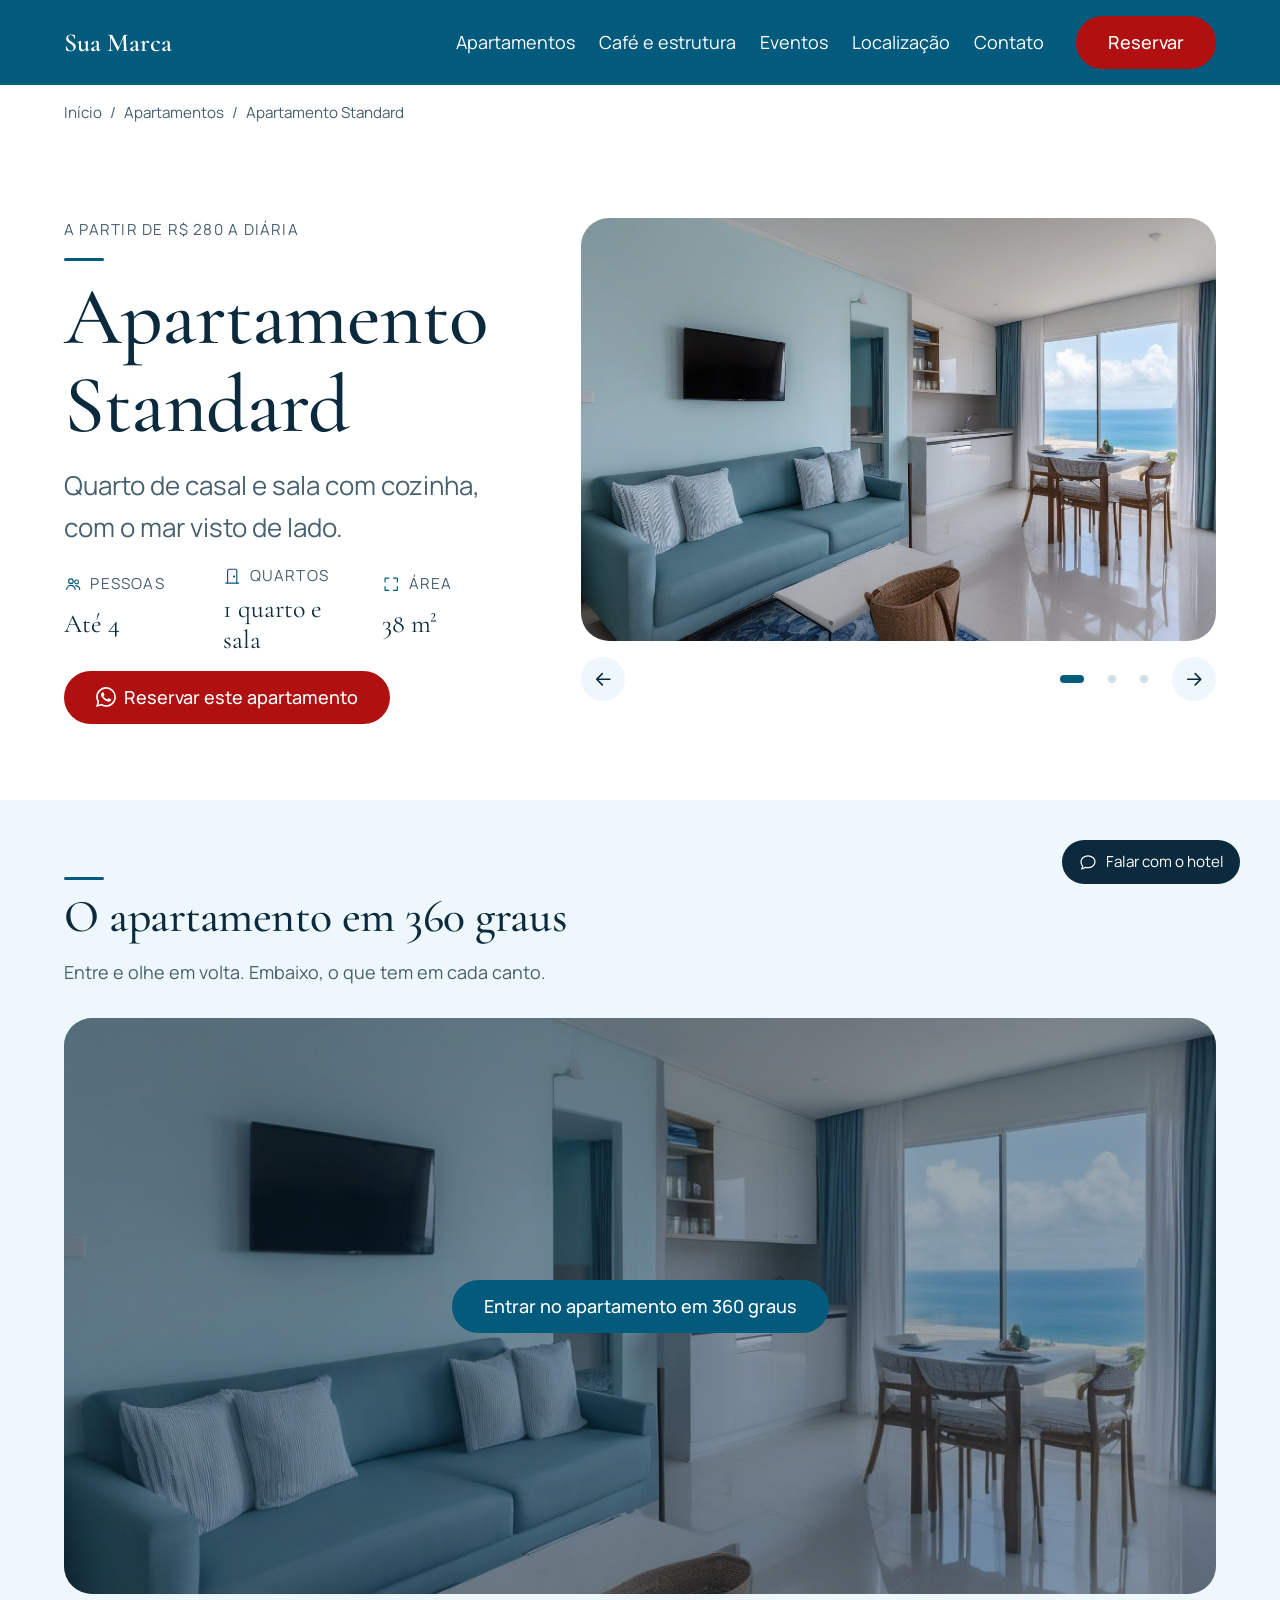
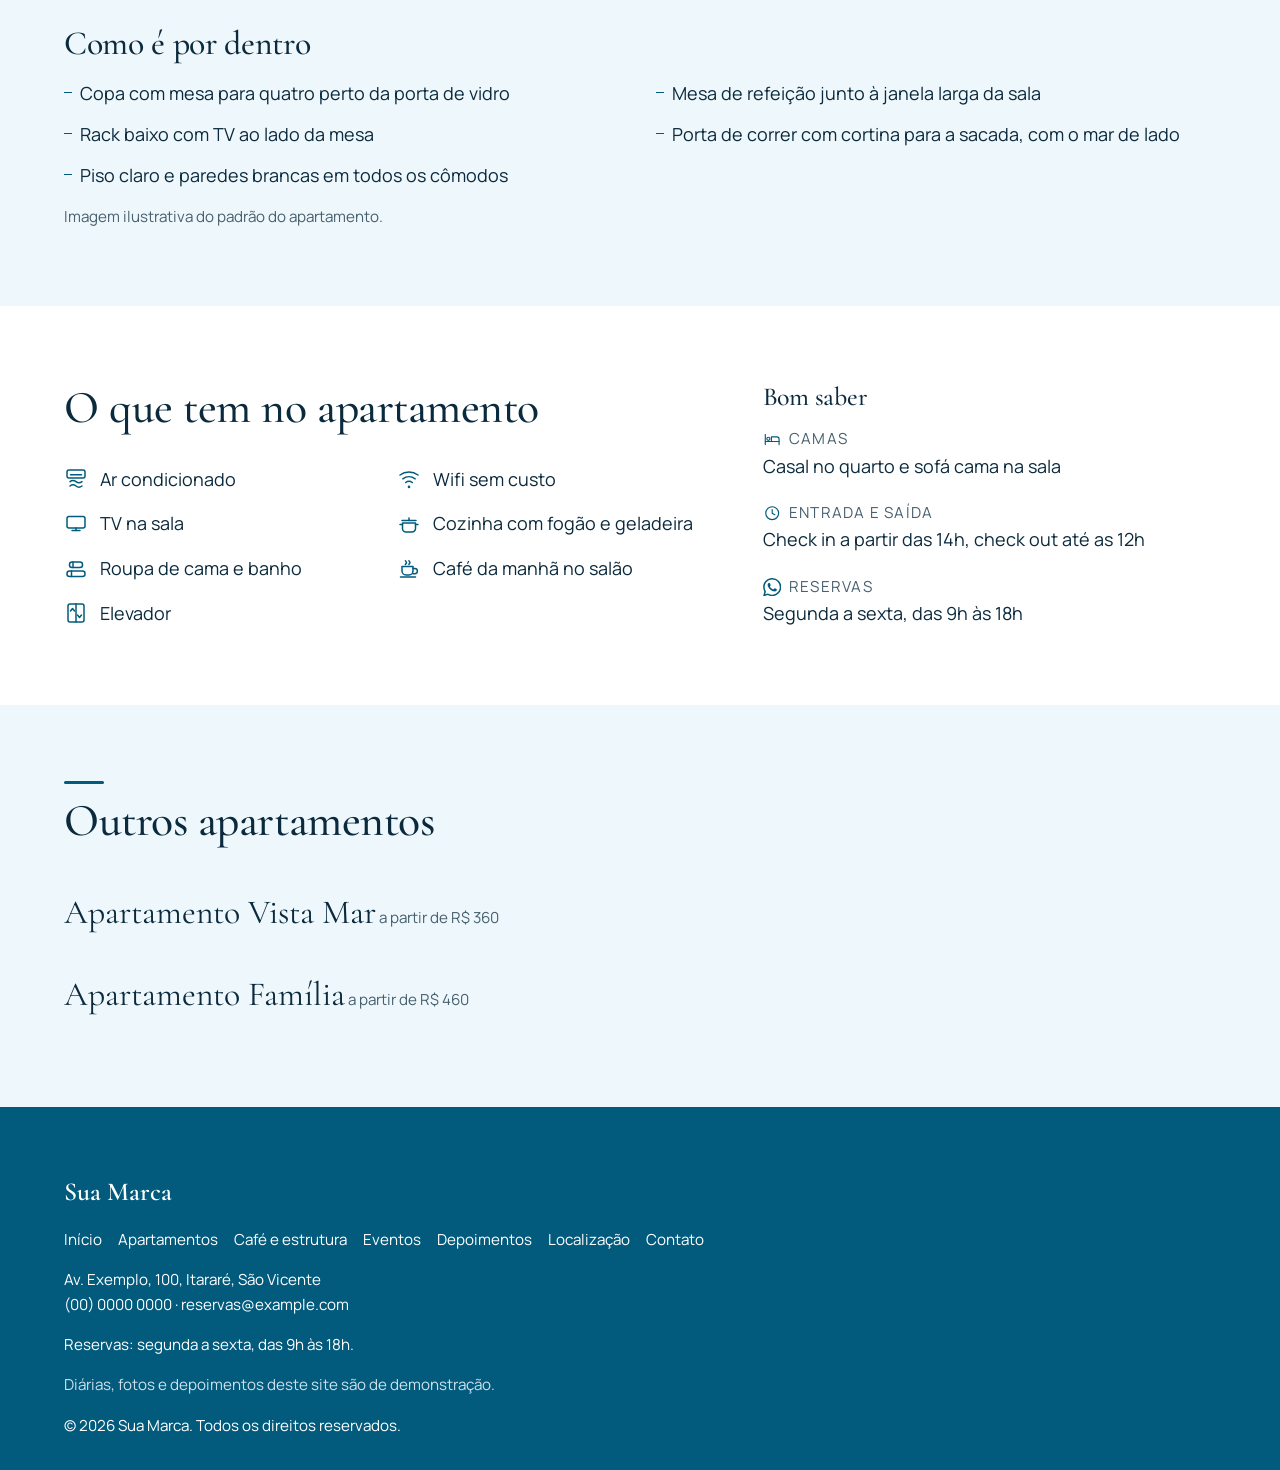
<file: apartamento-standard.html>
<!doctype html>
<html lang="pt-BR">
<head>
<meta charset="utf-8">
<meta name="viewport" content="width=device-width, initial-scale=1">
<title>Apartamento Standard: Sua Marca, apart hotel na Praia do Itararé</title>
<meta name="description" content="Apartamento Standard com 1 quarto e sala, 38 m², para até 4 pessoas. Quarto de casal e sala com cozinha, com o mar visto de lado. Veja as fotos, o tour em 360 graus e a diária.">
<link rel="canonical" href="https://lugusofficial.github.io/hotel-itarare/apartamento-standard.html">
<meta property="og:type" content="website">
<meta property="og:site_name" content="Sua Marca">
<meta property="og:title" content="Apartamento Standard: Sua Marca, apart hotel na Praia do Itararé">
<meta property="og:description" content="Apartamento Standard com 1 quarto e sala, 38 m², para até 4 pessoas. Quarto de casal e sala com cozinha, com o mar visto de lado. Veja as fotos, o tour em 360 graus e a diária.">
<meta property="og:url" content="https://lugusofficial.github.io/hotel-itarare/apartamento-standard.html">
<meta property="og:image" content="assets/og-image.svg">
<meta name="twitter:card" content="summary_large_image">
<meta name="theme-color" content="#025B7C">
<link rel="icon" href="assets/favicon.svg" type="image/svg+xml">
<link rel="preconnect" href="https://fonts.googleapis.com">
<link rel="preconnect" href="https://fonts.gstatic.com" crossorigin>
<link rel="stylesheet" href="https://fonts.googleapis.com/css2?family=Cormorant+Garamond:wght@500;600&family=Manrope:wght@400;500&display=swap">
<link rel="stylesheet" href="css/tokens.css">
<link rel="stylesheet" href="css/base.css">
<link rel="stylesheet" href="css/site.css?v=df6f4693">
<script type="application/ld+json">{"@context": "https://schema.org", "@type": "Suite", "name": "Apartamento Standard", "description": "Quarto de casal e sala com cozinha, com o mar visto de lado.", "numberOfRooms": 1, "occupancy": {"@type": "QuantitativeValue", "maxValue": 4}, "floorSize": {"@type": "QuantitativeValue", "value": 38, "unitCode": "MTK"}, "bed": "Casal no quarto e sofá cama na sala", "amenityFeature": [{"@type": "LocationFeatureSpecification", "name": "Ar condicionado"}, {"@type": "LocationFeatureSpecification", "name": "Wifi sem custo"}, {"@type": "LocationFeatureSpecification", "name": "TV na sala"}, {"@type": "LocationFeatureSpecification", "name": "Cozinha com fogão e geladeira"}, {"@type": "LocationFeatureSpecification", "name": "Roupa de cama e banho"}, {"@type": "LocationFeatureSpecification", "name": "Café da manhã no salão"}, {"@type": "LocationFeatureSpecification", "name": "Elevador"}], "containedInPlace": {"@type": "Hotel", "name": "Sua Marca", "address": {"@type": "PostalAddress", "streetAddress": "Av. Exemplo, 100", "addressLocality": "São Vicente", "addressRegion": "SP", "addressCountry": "BR"}}, "offers": {"@type": "Offer", "price": 280, "priceCurrency": "BRL", "url": "https://lugusofficial.github.io/hotel-itarare/apartamento-standard.html"}}</script>
<script src="js/main.js" defer></script>
<script src="js/app.js?v=ae43ae35" defer></script>
<script src="js/atendente.js?v=651bd8dc" defer></script>
<script type="importmap">{"imports":{"three":"./js/vendor/three.module.js"}}</script><script type="module" src="js/tour.js?v=718e01ad"></script>
</head>
<body>
<a class="skip-link" href="#main">Pular para o conteúdo</a>
<svg hidden aria-hidden="true"><symbol id="icon-menu" viewBox="0 0 24 24"><path d="M4 7h16M4 12h16M4 17h16"/></symbol><symbol id="icon-close" viewBox="0 0 24 24"><path d="M6 6l12 12M18 6L6 18"/></symbol><symbol id="icon-arrow" viewBox="0 0 24 24"><path d="M5 12h14M13 6l6 6-6 6"/></symbol><symbol id="icone-ar" viewBox="0 0 24 24" fill="none" stroke="currentColor" stroke-width="1.5" stroke-linecap="round" stroke-linejoin="round"><rect x="3" y="3" width="18" height="8" rx="2"/><path d="M6.5 7.8h11"/><path d="M6 14.6c1.9-1.5 4.1-1.5 6 0s4.1 1.5 6 0"/><path d="M6 19c1.9-1.5 4.1-1.5 6 0s4.1 1.5 6 0"/></symbol><symbol id="icone-wifi" viewBox="0 0 24 24" fill="none" stroke="currentColor" stroke-width="1.5" stroke-linecap="round" stroke-linejoin="round"><path d="M3 8A15 15 0 0 1 21 8"/><path d="M5.8 11.78A10.3 10.3 0 0 1 18.2 11.78"/><path d="M8.65 15.51A5.6 5.6 0 0 1 15.35 15.51"/><circle cx="12" cy="19.9" r=".55"/></symbol><symbol id="icone-tv" viewBox="0 0 24 24" fill="none" stroke="currentColor" stroke-width="1.5" stroke-linecap="round" stroke-linejoin="round"><rect x="3" y="4.5" width="18" height="11.5" rx="2"/><path d="M12 16v2.5"/><path d="M8 18.5h8"/></symbol><symbol id="icone-cozinha" viewBox="0 0 24 24" fill="none" stroke="currentColor" stroke-width="1.5" stroke-linecap="round" stroke-linejoin="round"><path d="M5.5 11h13v5.5a3.5 3.5 0 0 1-3.5 3.5H9a3.5 3.5 0 0 1-3.5-3.5z"/><path d="M3 12.5h2.5M18.5 12.5H21"/><path d="M5 8.5h14"/><path d="M12 6v2.5"/></symbol><symbol id="icone-toalha" viewBox="0 0 24 24" fill="none" stroke="currentColor" stroke-width="1.5" stroke-linecap="round" stroke-linejoin="round"><rect x="5.5" y="5" width="13" height="5.5" rx="2.5"/><path d="M9 5v5.5"/><rect x="3" y="14" width="18" height="5.5" rx="2.5"/><path d="M7.5 14v5.5"/></symbol><symbol id="icone-cafe" viewBox="0 0 24 24" fill="none" stroke="currentColor" stroke-width="1.5" stroke-linecap="round" stroke-linejoin="round"><path d="M8.4 7.4c1.4-1.2 1.4-2.5 0-3.7M11.9 7.4c1.4-1.2 1.4-2.5 0-3.7"/><path d="M5 9.5h11v4.5a4 4 0 0 1-4 4H9a4 4 0 0 1-4-4z"/><path d="M16 11.5h1.8a2.6 2.6 0 0 1 0 5.2H16"/><path d="M3.5 20h15"/></symbol><symbol id="icone-varanda" viewBox="0 0 24 24" fill="none" stroke="currentColor" stroke-width="1.5" stroke-linecap="round" stroke-linejoin="round"><circle cx="16.5" cy="5.5" r="2"/><path d="M4 9.5c2-1.3 4-1.3 6 0s4 1.3 6 0 3-1 4-.6"/><path d="M3 13h18M3 20h18"/><path d="M5 13v7M9 13v7M13 13v7M17 13v7"/></symbol><symbol id="icone-cama" viewBox="0 0 24 24" fill="none" stroke="currentColor" stroke-width="1.5" stroke-linecap="round" stroke-linejoin="round"><path d="M3 6v13"/><path d="M3 15h18v4"/><path d="M21 15v-3a3 3 0 0 0-3-3h-7v6"/><circle cx="7" cy="11.5" r="2"/></symbol><symbol id="icone-pessoas" viewBox="0 0 24 24" fill="none" stroke="currentColor" stroke-width="1.5" stroke-linecap="round" stroke-linejoin="round"><circle cx="9" cy="8" r="3"/><path d="M3.5 19a5.5 5.5 0 0 1 11 0"/><circle cx="16.5" cy="9" r="2.5"/><path d="M15.2 14.2A4.6 4.6 0 0 1 20.5 19"/></symbol><symbol id="icone-quartos" viewBox="0 0 24 24" fill="none" stroke="currentColor" stroke-width="1.5" stroke-linecap="round" stroke-linejoin="round"><path d="M6 21V4.5A1.5 1.5 0 0 1 7.5 3h9A1.5 1.5 0 0 1 18 4.5V21"/><path d="M3.5 21h17"/><circle cx="14.5" cy="12.5" r=".7"/></symbol><symbol id="icone-area" viewBox="0 0 24 24" fill="none" stroke="currentColor" stroke-width="1.5" stroke-linecap="round" stroke-linejoin="round"><path d="M4 9V4h5M20 15v5h-5M15 4h5v5M9 20H4v-5"/></symbol><symbol id="icone-elevador" viewBox="0 0 24 24" fill="none" stroke="currentColor" stroke-width="1.5" stroke-linecap="round" stroke-linejoin="round"><rect x="4" y="3" width="16" height="18" rx="2"/><path d="M12 3v18"/><path d="M6.5 10l2-2.5 2 2.5M13.5 14l2 2.5 2-2.5"/></symbol><symbol id="icone-eventos" viewBox="0 0 24 24" fill="none" stroke="currentColor" stroke-width="1.5" stroke-linecap="round" stroke-linejoin="round"><path d="M8 3h8l-.6 5.2a3.4 3.4 0 0 1-6.8 0z"/><path d="M12 11.6V20"/><path d="M8.5 20.5h7"/></symbol><symbol id="icone-recepcao" viewBox="0 0 24 24" fill="none" stroke="currentColor" stroke-width="1.5" stroke-linecap="round" stroke-linejoin="round"><path d="M5.5 17a6.5 6.5 0 0 1 13 0"/><path d="M12 10.5V8.5"/><path d="M10.5 8h3"/><path d="M3.5 17h17"/><path d="M5 20h14"/></symbol><symbol id="icone-relogio" viewBox="0 0 24 24" fill="none" stroke="currentColor" stroke-width="1.5" stroke-linecap="round" stroke-linejoin="round"><circle cx="12" cy="12" r="8.4"/><path d="M12 7.2V12l3.4 2"/></symbol><symbol id="icone-praia" viewBox="0 0 24 24" fill="none" stroke="currentColor" stroke-width="1.5" stroke-linecap="round" stroke-linejoin="round"><circle cx="16.5" cy="7.5" r="3"/><path d="M3 15.5c2-1.6 4-1.6 6 0s4 1.6 6 0 4-1.6 6 0"/><path d="M3 19.5c2-1.6 4-1.6 6 0s4 1.6 6 0 4-1.6 6 0"/></symbol><symbol id="icone-ilha" viewBox="0 0 24 24" fill="none" stroke="currentColor" stroke-width="1.5" stroke-linecap="round" stroke-linejoin="round"><path d="M4 15.5 9.5 8l3 4 2-2.5 5.5 6"/><path d="M3 19c2-1.4 4-1.4 6 0s4 1.4 6 0 4-1.4 6 0"/></symbol><symbol id="icone-pin" viewBox="0 0 24 24" fill="none" stroke="currentColor" stroke-width="1.5" stroke-linecap="round" stroke-linejoin="round"><path d="M12 21s-6.5-6.2-6.5-11a6.5 6.5 0 0 1 13 0c0 4.8-6.5 11-6.5 11z"/><circle cx="12" cy="10" r="2.3"/></symbol><symbol id="icone-carro" viewBox="0 0 24 24" fill="none" stroke="currentColor" stroke-width="1.5" stroke-linecap="round" stroke-linejoin="round"><path d="M4 13.5 5.8 8.6A2 2 0 0 1 7.7 7.3h8.6a2 2 0 0 1 1.9 1.3L20 13.5"/><rect x="3" y="13.5" width="18" height="5" rx="1.6"/><circle cx="7.3" cy="18.5" r="1.3"/><circle cx="16.7" cy="18.5" r="1.3"/></symbol><symbol id="icone-onibus" viewBox="0 0 24 24" fill="none" stroke="currentColor" stroke-width="1.5" stroke-linecap="round" stroke-linejoin="round"><rect x="4" y="4" width="16" height="14" rx="2.5"/><path d="M4 11h16"/><path d="M7.5 18v2.5M16.5 18v2.5"/><circle cx="8" cy="14.5" r=".6"/><circle cx="16" cy="14.5" r=".6"/></symbol><symbol id="icone-conversa" viewBox="0 0 24 24" fill="none" stroke="currentColor" stroke-width="1.5" stroke-linecap="round" stroke-linejoin="round"><path d="M20.4 11.7c0 3.9-3.76 7.1-8.4 7.1a9.9 9.9 0 0 1-2.6-.34L4.6 20.4l1.1-3.36A6.8 6.8 0 0 1 3.6 11.7C3.6 7.8 7.36 4.6 12 4.6s8.4 3.2 8.4 7.1z"/></symbol><symbol id="icone-telefone" viewBox="0 0 24 24" fill="none" stroke="currentColor" stroke-width="1.5" stroke-linecap="round" stroke-linejoin="round"><path d="M6.3 3.9h2.9l1.5 3.65-1.85 1.2a10.9 10.9 0 0 0 5.4 5.4l1.2-1.85 3.65 1.5v2.9a1.8 1.8 0 0 1-1.98 1.8C10.3 17.9 6.1 13.7 4.5 5.88A1.8 1.8 0 0 1 6.3 3.9z"/></symbol><symbol id="icone-carta" viewBox="0 0 24 24" fill="none" stroke="currentColor" stroke-width="1.5" stroke-linecap="round" stroke-linejoin="round"><rect x="2.8" y="5.3" width="18.4" height="13.4" rx="2"/><path d="M3.6 7.3 12 13l8.4-5.7"/></symbol><symbol id="icone-whatsapp" viewBox="0 0 24 24" fill="currentColor"><path d="M17.472 14.382c-.297-.149-1.758-.867-2.03-.967-.273-.099-.471-.148-.67.15-.197.297-.767.966-.94 1.164-.173.199-.347.223-.644.075-.297-.15-1.255-.463-2.39-1.475-.883-.788-1.48-1.761-1.653-2.059-.173-.297-.018-.458.13-.606.134-.133.298-.347.446-.52.149-.174.198-.298.298-.497.099-.198.05-.371-.025-.52-.075-.149-.669-1.612-.916-2.207-.242-.579-.487-.5-.669-.51-.173-.008-.371-.01-.57-.01-.198 0-.52.074-.792.372-.272.297-1.04 1.016-1.04 2.479 0 1.462 1.065 2.875 1.213 3.074.149.198 2.096 3.2 5.077 4.487.709.306 1.262.489 1.694.625.712.227 1.36.195 1.871.118.571-.085 1.758-.719 2.006-1.413.248-.694.248-1.289.173-1.413-.074-.124-.272-.198-.57-.347m-5.421 7.403h-.004a9.87 9.87 0 0 1-5.031-1.378l-.361-.214-3.741.982.998-3.648-.235-.374a9.86 9.86 0 0 1-1.51-5.26c.001-5.45 4.436-9.884 9.888-9.884 2.64 0 5.122 1.03 6.988 2.898a9.825 9.825 0 0 1 2.893 6.994c-.003 5.45-4.437 9.884-9.885 9.884m8.413-18.297A11.815 11.815 0 0 0 12.05 0C5.495 0 .16 5.335.157 11.892c0 2.096.547 4.142 1.588 5.945L.057 24l6.305-1.654a11.882 11.882 0 0 0 5.683 1.448h.005c6.554 0 11.89-5.335 11.893-11.893a11.821 11.821 0 0 0-3.48-8.413z"/></symbol></svg>
<header class="site-header">
  <div class="container site-header__inner">
    <a class="brand" href="index.html">Sua Marca</a>
    <button class="nav-toggle" type="button" aria-expanded="false" aria-controls="site-nav">
      <svg class="icon icon--menu" aria-hidden="true" focusable="false"><use href="#icon-menu"></use></svg><svg class="icon icon--close" aria-hidden="true" focusable="false" hidden><use href="#icon-close"></use></svg>
      <span class="visually-hidden">Menu</span>
    </button>
    <nav id="site-nav" class="site-nav" aria-label="Principal" data-open="false">
      <ul><li><a href="apartamentos.html">Apartamentos</a></li><li><a href="cafe-e-estrutura.html">Café e estrutura</a></li><li><a href="eventos.html">Eventos</a></li><li><a href="localizacao.html">Localização</a></li><li><a href="contato.html">Contato</a></li></ul>
      <a class="btn btn--reserva" href="https://wa.me/0000000000">Reservar</a>
    </nav>
  </div>
</header>
<main id="main">

  <nav class="crumbs" aria-label="Você está em">
    <ol><li><a href="index.html">Início</a></li><li><a href="apartamentos.html">Apartamentos</a></li><li aria-current="page">Apartamento Standard</li></ol>
  </nav>

  <section class="section section--room" id="top" aria-labelledby="page-title">
    <div class="container room">
      <div class="room__intro stack">
        <p class="label">A partir de R$ 280 a diária</p>
        <h1 id="page-title">Apartamento Standard</h1>
        <p class="lead">Quarto de casal e sala com cozinha, com o mar visto de lado.</p>
        <dl class="specs">
          <div><dt><svg class="fato__icone" aria-hidden="true" focusable="false" width="20" height="20"><use href="#icone-pessoas"></use></svg>Pessoas</dt><dd>Até 4</dd></div>
          <div><dt><svg class="fato__icone" aria-hidden="true" focusable="false" width="20" height="20"><use href="#icone-quartos"></use></svg>Quartos</dt><dd>1 quarto e sala</dd></div>
          <div><dt><svg class="fato__icone" aria-hidden="true" focusable="false" width="20" height="20"><use href="#icone-area"></use></svg>Área</dt><dd>38 m²</dd></div>
        </dl>
        <p><a class="btn btn--reserva" href="https://wa.me/0000000000?text=Ol%C3%A1%21%20Quero%20reservar%20o%20Apartamento%20Standard."><svg class="btn__icone" aria-hidden="true" focusable="false" width="20" height="20"><use href="#icone-whatsapp"></use></svg>Reservar este apartamento</a></p>
      </div>
      <div class="gal" data-gal>
  <div class="gal__viewport"><ul class="gal__track" data-gal-track><li class="gal__slide"><img src="assets/standard-1.jpg" alt="Sala do Apartamento Standard com sofá, TV e mesa ao lado da cozinha (imagem ilustrativa)" width="1216" height="832" loading="eager"></li><li class="gal__slide"><img src="assets/standard-2.jpg" alt="Quarto de casal do Apartamento Standard com escrivaninha (imagem ilustrativa)" width="1216" height="832" loading="lazy"></li><li class="gal__slide"><img src="assets/standard-3.jpg" alt="Cozinha do Apartamento Standard com forno e pia (imagem ilustrativa)" width="1216" height="832" loading="lazy"></li></ul></div>
  <div class="gal__controls">
    <button class="gal__arrow" type="button" data-gal-prev><svg class="icon icon--prev" aria-hidden="true" focusable="false"><use href="#icon-arrow"></use></svg><span class="visually-hidden">Foto anterior</span></button>
    <ul class="gal__dots" data-gal-dots></ul>
    <button class="gal__arrow" type="button" data-gal-next><svg class="icon" aria-hidden="true" focusable="false"><use href="#icon-arrow"></use></svg><span class="visually-hidden">Próxima foto</span></button>
  </div>
</div>
    </div>
  </section>

  <section class="section section--tour" aria-labelledby="tour-title">
    <div class="container stack--lg">
      <div class="stack">
        <h2 id="tour-title">O apartamento em 360 graus</h2>
        <p class="muted">Entre e olhe em volta. Embaixo, o que tem em cada canto.</p>
      </div>
      <div class="tour" data-tour>
        <div class="tour__palco">
          <canvas class="tour__canvas" data-tour-canvas data-panorama="360-standard.jpg" data-inicio="104" aria-hidden="true"></canvas>
          <div class="tour__capa">
            <img src="assets/standard-1.jpg" alt="" width="1216" height="832" loading="lazy">
            <button class="btn btn--primary tour__start" type="button" data-tour-start>Entrar no apartamento em 360 graus</button>
          </div>
          <p class="tour__aviso" data-tour-aviso hidden>O tour precisa de um navegador com WebGL. A descrição do apartamento está logo abaixo.</p>
          <div class="tour__controles">
            <button class="tour__btn" type="button" data-olhar="esq"><span aria-hidden="true">&#8592;</span><span class="visually-hidden">Olhar para a esquerda</span></button>
            <button class="tour__btn" type="button" data-olhar="dir"><span aria-hidden="true">&#8594;</span><span class="visually-hidden">Olhar para a direita</span></button>
            <button class="tour__btn" type="button" data-olhar="cima"><span aria-hidden="true">&#8593;</span><span class="visually-hidden">Olhar para cima</span></button>
            <button class="tour__btn" type="button" data-olhar="baixo"><span aria-hidden="true">&#8595;</span><span class="visually-hidden">Olhar para baixo</span></button>
            <button class="tour__btn tour__btn--texto" type="button" data-olhar="inicio">Recomeçar</button>
          </div>
          <p class="tour__status" data-tour-status role="status"></p>
        </div>
        <div class="tour__lado stack">
          <h3>Como é por dentro</h3>
          <ul class="tour__lista"><li>Copa com mesa para quatro perto da porta de vidro</li><li>Mesa de refeição junto à janela larga da sala</li><li>Rack baixo com TV ao lado da mesa</li><li>Porta de correr com cortina para a sacada, com o mar de lado</li><li>Piso claro e paredes brancas em todos os cômodos</li></ul>
          <p class="muted fineprint">Imagem ilustrativa do padrão do apartamento.</p>
        </div>
      </div>
    </div>
  </section>

  <section class="section" aria-labelledby="comodidades-title">
    <div class="container split split--wide-text">
      <div class="stack--lg">
        <h2 id="comodidades-title">O que tem no apartamento</h2>
        <ul class="amen"><li><svg class="amen__icone" aria-hidden="true" focusable="false" width="24" height="24"><use href="#icone-ar"></use></svg>Ar condicionado</li><li><svg class="amen__icone" aria-hidden="true" focusable="false" width="24" height="24"><use href="#icone-wifi"></use></svg>Wifi sem custo</li><li><svg class="amen__icone" aria-hidden="true" focusable="false" width="24" height="24"><use href="#icone-tv"></use></svg>TV na sala</li><li><svg class="amen__icone" aria-hidden="true" focusable="false" width="24" height="24"><use href="#icone-cozinha"></use></svg>Cozinha com fogão e geladeira</li><li><svg class="amen__icone" aria-hidden="true" focusable="false" width="24" height="24"><use href="#icone-toalha"></use></svg>Roupa de cama e banho</li><li><svg class="amen__icone" aria-hidden="true" focusable="false" width="24" height="24"><use href="#icone-cafe"></use></svg>Café da manhã no salão</li><li><svg class="amen__icone" aria-hidden="true" focusable="false" width="24" height="24"><use href="#icone-elevador"></use></svg>Elevador</li></ul>
      </div>
      <div class="stack">
        <h3>Bom saber</h3>
        <dl class="specs specs--stack">
          <div><dt><svg class="fato__icone" aria-hidden="true" focusable="false" width="20" height="20"><use href="#icone-cama"></use></svg>Camas</dt><dd>Casal no quarto e sofá cama na sala</dd></div>
          <div><dt><svg class="fato__icone" aria-hidden="true" focusable="false" width="20" height="20"><use href="#icone-relogio"></use></svg>Entrada e saída</dt><dd>Check in a partir das 14h, check out até as 12h</dd></div>
          <div><dt><svg class="fato__icone" aria-hidden="true" focusable="false" width="20" height="20"><use href="#icone-whatsapp"></use></svg>Reservas</dt><dd>Segunda a sexta, das 9h às 18h</dd></div>
        </dl>
      </div>
    </div>
  </section>

  <div class="pricebar">
    <p class="pricebar__price">A partir de R$ 280 <span class="muted">a diária</span></p>
    <a class="btn btn--reserva" href="https://wa.me/0000000000?text=Ol%C3%A1%21%20Quero%20reservar%20o%20Apartamento%20Standard.">Reservar</a>
  </div>

  <section class="section section--others" aria-labelledby="outros-title">
    <div class="container stack--lg">
      <h2 id="outros-title">Outros apartamentos</h2>
      <ul class="others"><li><a href="apartamento-vista-mar.html">Apartamento Vista Mar<span class="muted"> a partir de R$ 360</span></a></li><li><a href="apartamento-familia.html">Apartamento Família<span class="muted"> a partir de R$ 460</span></a></li></ul>
    </div>
  </section>

  <div class="atendente" data-atendente data-whatsapp="https://wa.me/0000000000" hidden>
    <button class="atendente__abrir" type="button" data-atendente-abrir aria-expanded="false" aria-controls="atendente-painel">
      <svg class="atendente__icone" aria-hidden="true" width="20" height="20"><use href="#icone-conversa"></use></svg>
      <span>Falar com o hotel</span>
    </button>
    <div class="atendente__painel" id="atendente-painel" role="dialog" aria-labelledby="atendente-titulo" data-atendente-painel hidden>
      <div class="atendente__topo">
        <p class="atendente__titulo" id="atendente-titulo">Atendente de demonstração</p>
        <button class="atendente__fechar" type="button" data-atendente-fechar>
          <svg class="icon" aria-hidden="true" focusable="false"><use href="#icon-close"></use></svg>
          <span class="visually-hidden">Fechar a conversa</span>
        </button>
      </div>
      <ol class="atendente__mensagens" data-atendente-mensagens aria-live="polite"></ol>
      <ul class="atendente__chips" data-atendente-chips></ul>
      <form class="atendente__form" data-atendente-form>
        <label class="visually-hidden" for="atendente-texto">Sua mensagem</label>
        <input id="atendente-texto" type="text" autocomplete="off" maxlength="200" placeholder="Pergunte sobre apartamentos, diárias ou como chegar">
        <button class="atendente__enviar" type="submit">Enviar</button>
      </form>
      <p class="atendente__aviso">Respostas automáticas de demonstração. Para reservar, a conversa segue no WhatsApp.</p>
    </div>
  </div>
</main>
<footer class="site-footer">
  <div class="container stack">
    <p class="brand">Sua Marca</p>
    <nav aria-label="Rodapé"><ul><li><a href="index.html">Início</a></li><li><a href="apartamentos.html">Apartamentos</a></li><li><a href="cafe-e-estrutura.html">Café e estrutura</a></li><li><a href="eventos.html">Eventos</a></li><li><a href="depoimentos.html">Depoimentos</a></li><li><a href="localizacao.html">Localização</a></li><li><a href="contato.html">Contato</a></li></ul></nav>
    <p>Av. Exemplo, 100, Itararé, São Vicente<br><a href="tel:+0000000000">(00) 0000 0000</a> <span aria-hidden="true">·</span> <a href="mailto:reservas@example.com">reservas@example.com</a></p>
    <p>Reservas: segunda a sexta, das 9h às 18h.</p>
    <p class="site-footer__nota">Diárias, fotos e depoimentos deste site são de demonstração.</p>
    <p>© <span data-year>2026</span> Sua Marca. Todos os direitos reservados.</p>
  </div>
</footer>
</body>
</html>
</file>
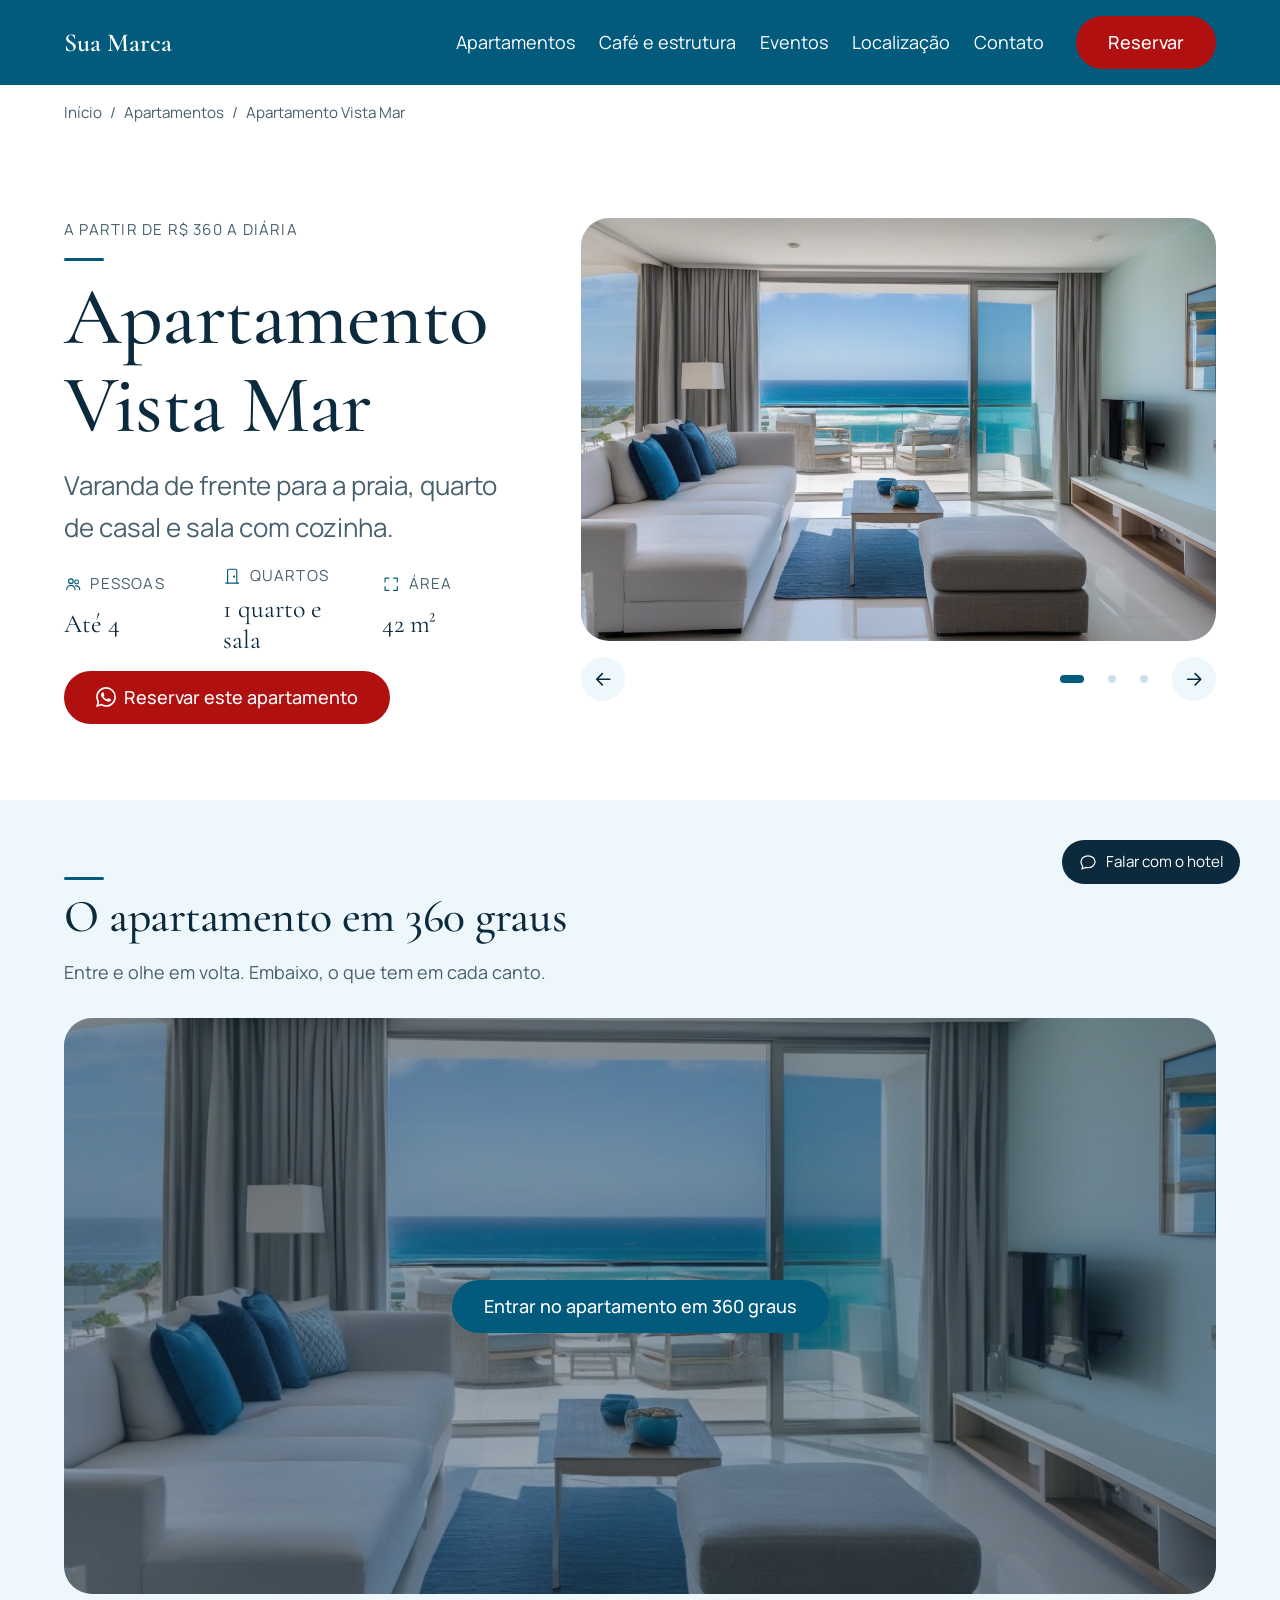
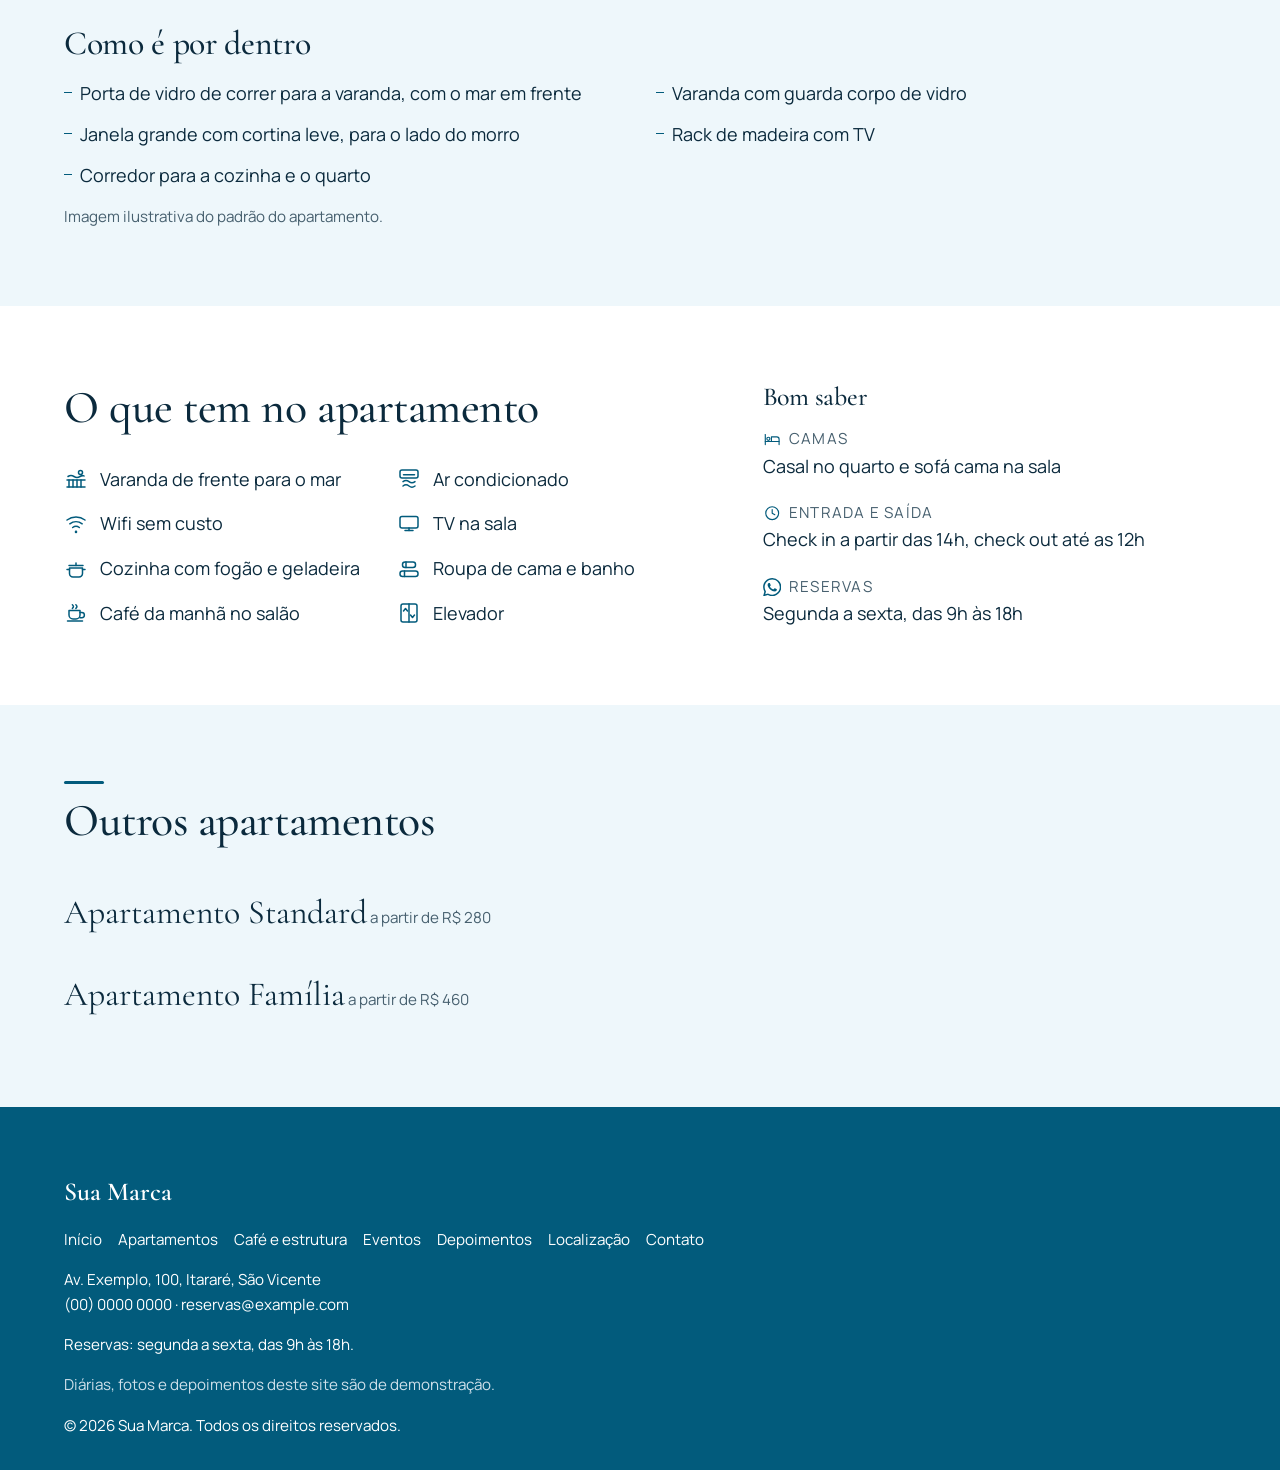
<file: apartamento-vista-mar.html>
<!doctype html>
<html lang="pt-BR">
<head>
<meta charset="utf-8">
<meta name="viewport" content="width=device-width, initial-scale=1">
<title>Apartamento Vista Mar: Sua Marca, apart hotel na Praia do Itararé</title>
<meta name="description" content="Apartamento Vista Mar com 1 quarto e sala, 42 m², para até 4 pessoas. Varanda de frente para a praia, quarto de casal e sala com cozinha. Veja as fotos, o tour em 360 graus e a diária.">
<link rel="canonical" href="https://lugusofficial.github.io/hotel-itarare/apartamento-vista-mar.html">
<meta property="og:type" content="website">
<meta property="og:site_name" content="Sua Marca">
<meta property="og:title" content="Apartamento Vista Mar: Sua Marca, apart hotel na Praia do Itararé">
<meta property="og:description" content="Apartamento Vista Mar com 1 quarto e sala, 42 m², para até 4 pessoas. Varanda de frente para a praia, quarto de casal e sala com cozinha. Veja as fotos, o tour em 360 graus e a diária.">
<meta property="og:url" content="https://lugusofficial.github.io/hotel-itarare/apartamento-vista-mar.html">
<meta property="og:image" content="assets/og-image.svg">
<meta name="twitter:card" content="summary_large_image">
<meta name="theme-color" content="#025B7C">
<link rel="icon" href="assets/favicon.svg" type="image/svg+xml">
<link rel="preconnect" href="https://fonts.googleapis.com">
<link rel="preconnect" href="https://fonts.gstatic.com" crossorigin>
<link rel="stylesheet" href="https://fonts.googleapis.com/css2?family=Cormorant+Garamond:wght@500;600&family=Manrope:wght@400;500&display=swap">
<link rel="stylesheet" href="css/tokens.css">
<link rel="stylesheet" href="css/base.css">
<link rel="stylesheet" href="css/site.css?v=df6f4693">
<script type="application/ld+json">{"@context": "https://schema.org", "@type": "Suite", "name": "Apartamento Vista Mar", "description": "Varanda de frente para a praia, quarto de casal e sala com cozinha.", "numberOfRooms": 1, "occupancy": {"@type": "QuantitativeValue", "maxValue": 4}, "floorSize": {"@type": "QuantitativeValue", "value": 42, "unitCode": "MTK"}, "bed": "Casal no quarto e sofá cama na sala", "amenityFeature": [{"@type": "LocationFeatureSpecification", "name": "Varanda de frente para o mar"}, {"@type": "LocationFeatureSpecification", "name": "Ar condicionado"}, {"@type": "LocationFeatureSpecification", "name": "Wifi sem custo"}, {"@type": "LocationFeatureSpecification", "name": "TV na sala"}, {"@type": "LocationFeatureSpecification", "name": "Cozinha com fogão e geladeira"}, {"@type": "LocationFeatureSpecification", "name": "Roupa de cama e banho"}, {"@type": "LocationFeatureSpecification", "name": "Café da manhã no salão"}, {"@type": "LocationFeatureSpecification", "name": "Elevador"}], "containedInPlace": {"@type": "Hotel", "name": "Sua Marca", "address": {"@type": "PostalAddress", "streetAddress": "Av. Exemplo, 100", "addressLocality": "São Vicente", "addressRegion": "SP", "addressCountry": "BR"}}, "offers": {"@type": "Offer", "price": 360, "priceCurrency": "BRL", "url": "https://lugusofficial.github.io/hotel-itarare/apartamento-vista-mar.html"}}</script>
<script src="js/main.js" defer></script>
<script src="js/app.js?v=ae43ae35" defer></script>
<script src="js/atendente.js?v=651bd8dc" defer></script>
<script type="importmap">{"imports":{"three":"./js/vendor/three.module.js"}}</script><script type="module" src="js/tour.js?v=718e01ad"></script>
</head>
<body>
<a class="skip-link" href="#main">Pular para o conteúdo</a>
<svg hidden aria-hidden="true"><symbol id="icon-menu" viewBox="0 0 24 24"><path d="M4 7h16M4 12h16M4 17h16"/></symbol><symbol id="icon-close" viewBox="0 0 24 24"><path d="M6 6l12 12M18 6L6 18"/></symbol><symbol id="icon-arrow" viewBox="0 0 24 24"><path d="M5 12h14M13 6l6 6-6 6"/></symbol><symbol id="icone-ar" viewBox="0 0 24 24" fill="none" stroke="currentColor" stroke-width="1.5" stroke-linecap="round" stroke-linejoin="round"><rect x="3" y="3" width="18" height="8" rx="2"/><path d="M6.5 7.8h11"/><path d="M6 14.6c1.9-1.5 4.1-1.5 6 0s4.1 1.5 6 0"/><path d="M6 19c1.9-1.5 4.1-1.5 6 0s4.1 1.5 6 0"/></symbol><symbol id="icone-wifi" viewBox="0 0 24 24" fill="none" stroke="currentColor" stroke-width="1.5" stroke-linecap="round" stroke-linejoin="round"><path d="M3 8A15 15 0 0 1 21 8"/><path d="M5.8 11.78A10.3 10.3 0 0 1 18.2 11.78"/><path d="M8.65 15.51A5.6 5.6 0 0 1 15.35 15.51"/><circle cx="12" cy="19.9" r=".55"/></symbol><symbol id="icone-tv" viewBox="0 0 24 24" fill="none" stroke="currentColor" stroke-width="1.5" stroke-linecap="round" stroke-linejoin="round"><rect x="3" y="4.5" width="18" height="11.5" rx="2"/><path d="M12 16v2.5"/><path d="M8 18.5h8"/></symbol><symbol id="icone-cozinha" viewBox="0 0 24 24" fill="none" stroke="currentColor" stroke-width="1.5" stroke-linecap="round" stroke-linejoin="round"><path d="M5.5 11h13v5.5a3.5 3.5 0 0 1-3.5 3.5H9a3.5 3.5 0 0 1-3.5-3.5z"/><path d="M3 12.5h2.5M18.5 12.5H21"/><path d="M5 8.5h14"/><path d="M12 6v2.5"/></symbol><symbol id="icone-toalha" viewBox="0 0 24 24" fill="none" stroke="currentColor" stroke-width="1.5" stroke-linecap="round" stroke-linejoin="round"><rect x="5.5" y="5" width="13" height="5.5" rx="2.5"/><path d="M9 5v5.5"/><rect x="3" y="14" width="18" height="5.5" rx="2.5"/><path d="M7.5 14v5.5"/></symbol><symbol id="icone-cafe" viewBox="0 0 24 24" fill="none" stroke="currentColor" stroke-width="1.5" stroke-linecap="round" stroke-linejoin="round"><path d="M8.4 7.4c1.4-1.2 1.4-2.5 0-3.7M11.9 7.4c1.4-1.2 1.4-2.5 0-3.7"/><path d="M5 9.5h11v4.5a4 4 0 0 1-4 4H9a4 4 0 0 1-4-4z"/><path d="M16 11.5h1.8a2.6 2.6 0 0 1 0 5.2H16"/><path d="M3.5 20h15"/></symbol><symbol id="icone-varanda" viewBox="0 0 24 24" fill="none" stroke="currentColor" stroke-width="1.5" stroke-linecap="round" stroke-linejoin="round"><circle cx="16.5" cy="5.5" r="2"/><path d="M4 9.5c2-1.3 4-1.3 6 0s4 1.3 6 0 3-1 4-.6"/><path d="M3 13h18M3 20h18"/><path d="M5 13v7M9 13v7M13 13v7M17 13v7"/></symbol><symbol id="icone-cama" viewBox="0 0 24 24" fill="none" stroke="currentColor" stroke-width="1.5" stroke-linecap="round" stroke-linejoin="round"><path d="M3 6v13"/><path d="M3 15h18v4"/><path d="M21 15v-3a3 3 0 0 0-3-3h-7v6"/><circle cx="7" cy="11.5" r="2"/></symbol><symbol id="icone-pessoas" viewBox="0 0 24 24" fill="none" stroke="currentColor" stroke-width="1.5" stroke-linecap="round" stroke-linejoin="round"><circle cx="9" cy="8" r="3"/><path d="M3.5 19a5.5 5.5 0 0 1 11 0"/><circle cx="16.5" cy="9" r="2.5"/><path d="M15.2 14.2A4.6 4.6 0 0 1 20.5 19"/></symbol><symbol id="icone-quartos" viewBox="0 0 24 24" fill="none" stroke="currentColor" stroke-width="1.5" stroke-linecap="round" stroke-linejoin="round"><path d="M6 21V4.5A1.5 1.5 0 0 1 7.5 3h9A1.5 1.5 0 0 1 18 4.5V21"/><path d="M3.5 21h17"/><circle cx="14.5" cy="12.5" r=".7"/></symbol><symbol id="icone-area" viewBox="0 0 24 24" fill="none" stroke="currentColor" stroke-width="1.5" stroke-linecap="round" stroke-linejoin="round"><path d="M4 9V4h5M20 15v5h-5M15 4h5v5M9 20H4v-5"/></symbol><symbol id="icone-elevador" viewBox="0 0 24 24" fill="none" stroke="currentColor" stroke-width="1.5" stroke-linecap="round" stroke-linejoin="round"><rect x="4" y="3" width="16" height="18" rx="2"/><path d="M12 3v18"/><path d="M6.5 10l2-2.5 2 2.5M13.5 14l2 2.5 2-2.5"/></symbol><symbol id="icone-eventos" viewBox="0 0 24 24" fill="none" stroke="currentColor" stroke-width="1.5" stroke-linecap="round" stroke-linejoin="round"><path d="M8 3h8l-.6 5.2a3.4 3.4 0 0 1-6.8 0z"/><path d="M12 11.6V20"/><path d="M8.5 20.5h7"/></symbol><symbol id="icone-recepcao" viewBox="0 0 24 24" fill="none" stroke="currentColor" stroke-width="1.5" stroke-linecap="round" stroke-linejoin="round"><path d="M5.5 17a6.5 6.5 0 0 1 13 0"/><path d="M12 10.5V8.5"/><path d="M10.5 8h3"/><path d="M3.5 17h17"/><path d="M5 20h14"/></symbol><symbol id="icone-relogio" viewBox="0 0 24 24" fill="none" stroke="currentColor" stroke-width="1.5" stroke-linecap="round" stroke-linejoin="round"><circle cx="12" cy="12" r="8.4"/><path d="M12 7.2V12l3.4 2"/></symbol><symbol id="icone-praia" viewBox="0 0 24 24" fill="none" stroke="currentColor" stroke-width="1.5" stroke-linecap="round" stroke-linejoin="round"><circle cx="16.5" cy="7.5" r="3"/><path d="M3 15.5c2-1.6 4-1.6 6 0s4 1.6 6 0 4-1.6 6 0"/><path d="M3 19.5c2-1.6 4-1.6 6 0s4 1.6 6 0 4-1.6 6 0"/></symbol><symbol id="icone-ilha" viewBox="0 0 24 24" fill="none" stroke="currentColor" stroke-width="1.5" stroke-linecap="round" stroke-linejoin="round"><path d="M4 15.5 9.5 8l3 4 2-2.5 5.5 6"/><path d="M3 19c2-1.4 4-1.4 6 0s4 1.4 6 0 4-1.4 6 0"/></symbol><symbol id="icone-pin" viewBox="0 0 24 24" fill="none" stroke="currentColor" stroke-width="1.5" stroke-linecap="round" stroke-linejoin="round"><path d="M12 21s-6.5-6.2-6.5-11a6.5 6.5 0 0 1 13 0c0 4.8-6.5 11-6.5 11z"/><circle cx="12" cy="10" r="2.3"/></symbol><symbol id="icone-carro" viewBox="0 0 24 24" fill="none" stroke="currentColor" stroke-width="1.5" stroke-linecap="round" stroke-linejoin="round"><path d="M4 13.5 5.8 8.6A2 2 0 0 1 7.7 7.3h8.6a2 2 0 0 1 1.9 1.3L20 13.5"/><rect x="3" y="13.5" width="18" height="5" rx="1.6"/><circle cx="7.3" cy="18.5" r="1.3"/><circle cx="16.7" cy="18.5" r="1.3"/></symbol><symbol id="icone-onibus" viewBox="0 0 24 24" fill="none" stroke="currentColor" stroke-width="1.5" stroke-linecap="round" stroke-linejoin="round"><rect x="4" y="4" width="16" height="14" rx="2.5"/><path d="M4 11h16"/><path d="M7.5 18v2.5M16.5 18v2.5"/><circle cx="8" cy="14.5" r=".6"/><circle cx="16" cy="14.5" r=".6"/></symbol><symbol id="icone-conversa" viewBox="0 0 24 24" fill="none" stroke="currentColor" stroke-width="1.5" stroke-linecap="round" stroke-linejoin="round"><path d="M20.4 11.7c0 3.9-3.76 7.1-8.4 7.1a9.9 9.9 0 0 1-2.6-.34L4.6 20.4l1.1-3.36A6.8 6.8 0 0 1 3.6 11.7C3.6 7.8 7.36 4.6 12 4.6s8.4 3.2 8.4 7.1z"/></symbol><symbol id="icone-telefone" viewBox="0 0 24 24" fill="none" stroke="currentColor" stroke-width="1.5" stroke-linecap="round" stroke-linejoin="round"><path d="M6.3 3.9h2.9l1.5 3.65-1.85 1.2a10.9 10.9 0 0 0 5.4 5.4l1.2-1.85 3.65 1.5v2.9a1.8 1.8 0 0 1-1.98 1.8C10.3 17.9 6.1 13.7 4.5 5.88A1.8 1.8 0 0 1 6.3 3.9z"/></symbol><symbol id="icone-carta" viewBox="0 0 24 24" fill="none" stroke="currentColor" stroke-width="1.5" stroke-linecap="round" stroke-linejoin="round"><rect x="2.8" y="5.3" width="18.4" height="13.4" rx="2"/><path d="M3.6 7.3 12 13l8.4-5.7"/></symbol><symbol id="icone-whatsapp" viewBox="0 0 24 24" fill="currentColor"><path d="M17.472 14.382c-.297-.149-1.758-.867-2.03-.967-.273-.099-.471-.148-.67.15-.197.297-.767.966-.94 1.164-.173.199-.347.223-.644.075-.297-.15-1.255-.463-2.39-1.475-.883-.788-1.48-1.761-1.653-2.059-.173-.297-.018-.458.13-.606.134-.133.298-.347.446-.52.149-.174.198-.298.298-.497.099-.198.05-.371-.025-.52-.075-.149-.669-1.612-.916-2.207-.242-.579-.487-.5-.669-.51-.173-.008-.371-.01-.57-.01-.198 0-.52.074-.792.372-.272.297-1.04 1.016-1.04 2.479 0 1.462 1.065 2.875 1.213 3.074.149.198 2.096 3.2 5.077 4.487.709.306 1.262.489 1.694.625.712.227 1.36.195 1.871.118.571-.085 1.758-.719 2.006-1.413.248-.694.248-1.289.173-1.413-.074-.124-.272-.198-.57-.347m-5.421 7.403h-.004a9.87 9.87 0 0 1-5.031-1.378l-.361-.214-3.741.982.998-3.648-.235-.374a9.86 9.86 0 0 1-1.51-5.26c.001-5.45 4.436-9.884 9.888-9.884 2.64 0 5.122 1.03 6.988 2.898a9.825 9.825 0 0 1 2.893 6.994c-.003 5.45-4.437 9.884-9.885 9.884m8.413-18.297A11.815 11.815 0 0 0 12.05 0C5.495 0 .16 5.335.157 11.892c0 2.096.547 4.142 1.588 5.945L.057 24l6.305-1.654a11.882 11.882 0 0 0 5.683 1.448h.005c6.554 0 11.89-5.335 11.893-11.893a11.821 11.821 0 0 0-3.48-8.413z"/></symbol></svg>
<header class="site-header">
  <div class="container site-header__inner">
    <a class="brand" href="index.html">Sua Marca</a>
    <button class="nav-toggle" type="button" aria-expanded="false" aria-controls="site-nav">
      <svg class="icon icon--menu" aria-hidden="true" focusable="false"><use href="#icon-menu"></use></svg><svg class="icon icon--close" aria-hidden="true" focusable="false" hidden><use href="#icon-close"></use></svg>
      <span class="visually-hidden">Menu</span>
    </button>
    <nav id="site-nav" class="site-nav" aria-label="Principal" data-open="false">
      <ul><li><a href="apartamentos.html">Apartamentos</a></li><li><a href="cafe-e-estrutura.html">Café e estrutura</a></li><li><a href="eventos.html">Eventos</a></li><li><a href="localizacao.html">Localização</a></li><li><a href="contato.html">Contato</a></li></ul>
      <a class="btn btn--reserva" href="https://wa.me/0000000000">Reservar</a>
    </nav>
  </div>
</header>
<main id="main">

  <nav class="crumbs" aria-label="Você está em">
    <ol><li><a href="index.html">Início</a></li><li><a href="apartamentos.html">Apartamentos</a></li><li aria-current="page">Apartamento Vista Mar</li></ol>
  </nav>

  <section class="section section--room" id="top" aria-labelledby="page-title">
    <div class="container room">
      <div class="room__intro stack">
        <p class="label">A partir de R$ 360 a diária</p>
        <h1 id="page-title">Apartamento Vista Mar</h1>
        <p class="lead">Varanda de frente para a praia, quarto de casal e sala com cozinha.</p>
        <dl class="specs">
          <div><dt><svg class="fato__icone" aria-hidden="true" focusable="false" width="20" height="20"><use href="#icone-pessoas"></use></svg>Pessoas</dt><dd>Até 4</dd></div>
          <div><dt><svg class="fato__icone" aria-hidden="true" focusable="false" width="20" height="20"><use href="#icone-quartos"></use></svg>Quartos</dt><dd>1 quarto e sala</dd></div>
          <div><dt><svg class="fato__icone" aria-hidden="true" focusable="false" width="20" height="20"><use href="#icone-area"></use></svg>Área</dt><dd>42 m²</dd></div>
        </dl>
        <p><a class="btn btn--reserva" href="https://wa.me/0000000000?text=Ol%C3%A1%21%20Quero%20reservar%20o%20Apartamento%20Vista%20Mar."><svg class="btn__icone" aria-hidden="true" focusable="false" width="20" height="20"><use href="#icone-whatsapp"></use></svg>Reservar este apartamento</a></p>
      </div>
      <div class="gal" data-gal>
  <div class="gal__viewport"><ul class="gal__track" data-gal-track><li class="gal__slide"><img src="assets/vistamar-1.jpg" alt="Sala do Apartamento Vista Mar aberta para a varanda e o mar (imagem ilustrativa)" width="1216" height="832" loading="eager"></li><li class="gal__slide"><img src="assets/vistamar-2.jpg" alt="Varanda do Apartamento Vista Mar com espreguiçadeiras de frente para a praia (imagem ilustrativa)" width="1216" height="832" loading="lazy"></li><li class="gal__slide"><img src="assets/vistamar-3.jpg" alt="Quarto de casal do Apartamento Vista Mar com poltrona e porta para a varanda (imagem ilustrativa)" width="1216" height="832" loading="lazy"></li></ul></div>
  <div class="gal__controls">
    <button class="gal__arrow" type="button" data-gal-prev><svg class="icon icon--prev" aria-hidden="true" focusable="false"><use href="#icon-arrow"></use></svg><span class="visually-hidden">Foto anterior</span></button>
    <ul class="gal__dots" data-gal-dots></ul>
    <button class="gal__arrow" type="button" data-gal-next><svg class="icon" aria-hidden="true" focusable="false"><use href="#icon-arrow"></use></svg><span class="visually-hidden">Próxima foto</span></button>
  </div>
</div>
    </div>
  </section>

  <section class="section section--tour" aria-labelledby="tour-title">
    <div class="container stack--lg">
      <div class="stack">
        <h2 id="tour-title">O apartamento em 360 graus</h2>
        <p class="muted">Entre e olhe em volta. Embaixo, o que tem em cada canto.</p>
      </div>
      <div class="tour" data-tour>
        <div class="tour__palco">
          <canvas class="tour__canvas" data-tour-canvas data-panorama="360-vistamar.jpg" data-inicio="157" aria-hidden="true"></canvas>
          <div class="tour__capa">
            <img src="assets/vistamar-1.jpg" alt="" width="1216" height="832" loading="lazy">
            <button class="btn btn--primary tour__start" type="button" data-tour-start>Entrar no apartamento em 360 graus</button>
          </div>
          <p class="tour__aviso" data-tour-aviso hidden>O tour precisa de um navegador com WebGL. A descrição do apartamento está logo abaixo.</p>
          <div class="tour__controles">
            <button class="tour__btn" type="button" data-olhar="esq"><span aria-hidden="true">&#8592;</span><span class="visually-hidden">Olhar para a esquerda</span></button>
            <button class="tour__btn" type="button" data-olhar="dir"><span aria-hidden="true">&#8594;</span><span class="visually-hidden">Olhar para a direita</span></button>
            <button class="tour__btn" type="button" data-olhar="cima"><span aria-hidden="true">&#8593;</span><span class="visually-hidden">Olhar para cima</span></button>
            <button class="tour__btn" type="button" data-olhar="baixo"><span aria-hidden="true">&#8595;</span><span class="visually-hidden">Olhar para baixo</span></button>
            <button class="tour__btn tour__btn--texto" type="button" data-olhar="inicio">Recomeçar</button>
          </div>
          <p class="tour__status" data-tour-status role="status"></p>
        </div>
        <div class="tour__lado stack">
          <h3>Como é por dentro</h3>
          <ul class="tour__lista"><li>Porta de vidro de correr para a varanda, com o mar em frente</li><li>Varanda com guarda corpo de vidro</li><li>Janela grande com cortina leve, para o lado do morro</li><li>Rack de madeira com TV</li><li>Corredor para a cozinha e o quarto</li></ul>
          <p class="muted fineprint">Imagem ilustrativa do padrão do apartamento.</p>
        </div>
      </div>
    </div>
  </section>

  <section class="section" aria-labelledby="comodidades-title">
    <div class="container split split--wide-text">
      <div class="stack--lg">
        <h2 id="comodidades-title">O que tem no apartamento</h2>
        <ul class="amen"><li><svg class="amen__icone" aria-hidden="true" focusable="false" width="24" height="24"><use href="#icone-varanda"></use></svg>Varanda de frente para o mar</li><li><svg class="amen__icone" aria-hidden="true" focusable="false" width="24" height="24"><use href="#icone-ar"></use></svg>Ar condicionado</li><li><svg class="amen__icone" aria-hidden="true" focusable="false" width="24" height="24"><use href="#icone-wifi"></use></svg>Wifi sem custo</li><li><svg class="amen__icone" aria-hidden="true" focusable="false" width="24" height="24"><use href="#icone-tv"></use></svg>TV na sala</li><li><svg class="amen__icone" aria-hidden="true" focusable="false" width="24" height="24"><use href="#icone-cozinha"></use></svg>Cozinha com fogão e geladeira</li><li><svg class="amen__icone" aria-hidden="true" focusable="false" width="24" height="24"><use href="#icone-toalha"></use></svg>Roupa de cama e banho</li><li><svg class="amen__icone" aria-hidden="true" focusable="false" width="24" height="24"><use href="#icone-cafe"></use></svg>Café da manhã no salão</li><li><svg class="amen__icone" aria-hidden="true" focusable="false" width="24" height="24"><use href="#icone-elevador"></use></svg>Elevador</li></ul>
      </div>
      <div class="stack">
        <h3>Bom saber</h3>
        <dl class="specs specs--stack">
          <div><dt><svg class="fato__icone" aria-hidden="true" focusable="false" width="20" height="20"><use href="#icone-cama"></use></svg>Camas</dt><dd>Casal no quarto e sofá cama na sala</dd></div>
          <div><dt><svg class="fato__icone" aria-hidden="true" focusable="false" width="20" height="20"><use href="#icone-relogio"></use></svg>Entrada e saída</dt><dd>Check in a partir das 14h, check out até as 12h</dd></div>
          <div><dt><svg class="fato__icone" aria-hidden="true" focusable="false" width="20" height="20"><use href="#icone-whatsapp"></use></svg>Reservas</dt><dd>Segunda a sexta, das 9h às 18h</dd></div>
        </dl>
      </div>
    </div>
  </section>

  <div class="pricebar">
    <p class="pricebar__price">A partir de R$ 360 <span class="muted">a diária</span></p>
    <a class="btn btn--reserva" href="https://wa.me/0000000000?text=Ol%C3%A1%21%20Quero%20reservar%20o%20Apartamento%20Vista%20Mar.">Reservar</a>
  </div>

  <section class="section section--others" aria-labelledby="outros-title">
    <div class="container stack--lg">
      <h2 id="outros-title">Outros apartamentos</h2>
      <ul class="others"><li><a href="apartamento-standard.html">Apartamento Standard<span class="muted"> a partir de R$ 280</span></a></li><li><a href="apartamento-familia.html">Apartamento Família<span class="muted"> a partir de R$ 460</span></a></li></ul>
    </div>
  </section>

  <div class="atendente" data-atendente data-whatsapp="https://wa.me/0000000000" hidden>
    <button class="atendente__abrir" type="button" data-atendente-abrir aria-expanded="false" aria-controls="atendente-painel">
      <svg class="atendente__icone" aria-hidden="true" width="20" height="20"><use href="#icone-conversa"></use></svg>
      <span>Falar com o hotel</span>
    </button>
    <div class="atendente__painel" id="atendente-painel" role="dialog" aria-labelledby="atendente-titulo" data-atendente-painel hidden>
      <div class="atendente__topo">
        <p class="atendente__titulo" id="atendente-titulo">Atendente de demonstração</p>
        <button class="atendente__fechar" type="button" data-atendente-fechar>
          <svg class="icon" aria-hidden="true" focusable="false"><use href="#icon-close"></use></svg>
          <span class="visually-hidden">Fechar a conversa</span>
        </button>
      </div>
      <ol class="atendente__mensagens" data-atendente-mensagens aria-live="polite"></ol>
      <ul class="atendente__chips" data-atendente-chips></ul>
      <form class="atendente__form" data-atendente-form>
        <label class="visually-hidden" for="atendente-texto">Sua mensagem</label>
        <input id="atendente-texto" type="text" autocomplete="off" maxlength="200" placeholder="Pergunte sobre apartamentos, diárias ou como chegar">
        <button class="atendente__enviar" type="submit">Enviar</button>
      </form>
      <p class="atendente__aviso">Respostas automáticas de demonstração. Para reservar, a conversa segue no WhatsApp.</p>
    </div>
  </div>
</main>
<footer class="site-footer">
  <div class="container stack">
    <p class="brand">Sua Marca</p>
    <nav aria-label="Rodapé"><ul><li><a href="index.html">Início</a></li><li><a href="apartamentos.html">Apartamentos</a></li><li><a href="cafe-e-estrutura.html">Café e estrutura</a></li><li><a href="eventos.html">Eventos</a></li><li><a href="depoimentos.html">Depoimentos</a></li><li><a href="localizacao.html">Localização</a></li><li><a href="contato.html">Contato</a></li></ul></nav>
    <p>Av. Exemplo, 100, Itararé, São Vicente<br><a href="tel:+0000000000">(00) 0000 0000</a> <span aria-hidden="true">·</span> <a href="mailto:reservas@example.com">reservas@example.com</a></p>
    <p>Reservas: segunda a sexta, das 9h às 18h.</p>
    <p class="site-footer__nota">Diárias, fotos e depoimentos deste site são de demonstração.</p>
    <p>© <span data-year>2026</span> Sua Marca. Todos os direitos reservados.</p>
  </div>
</footer>
</body>
</html>
</file>
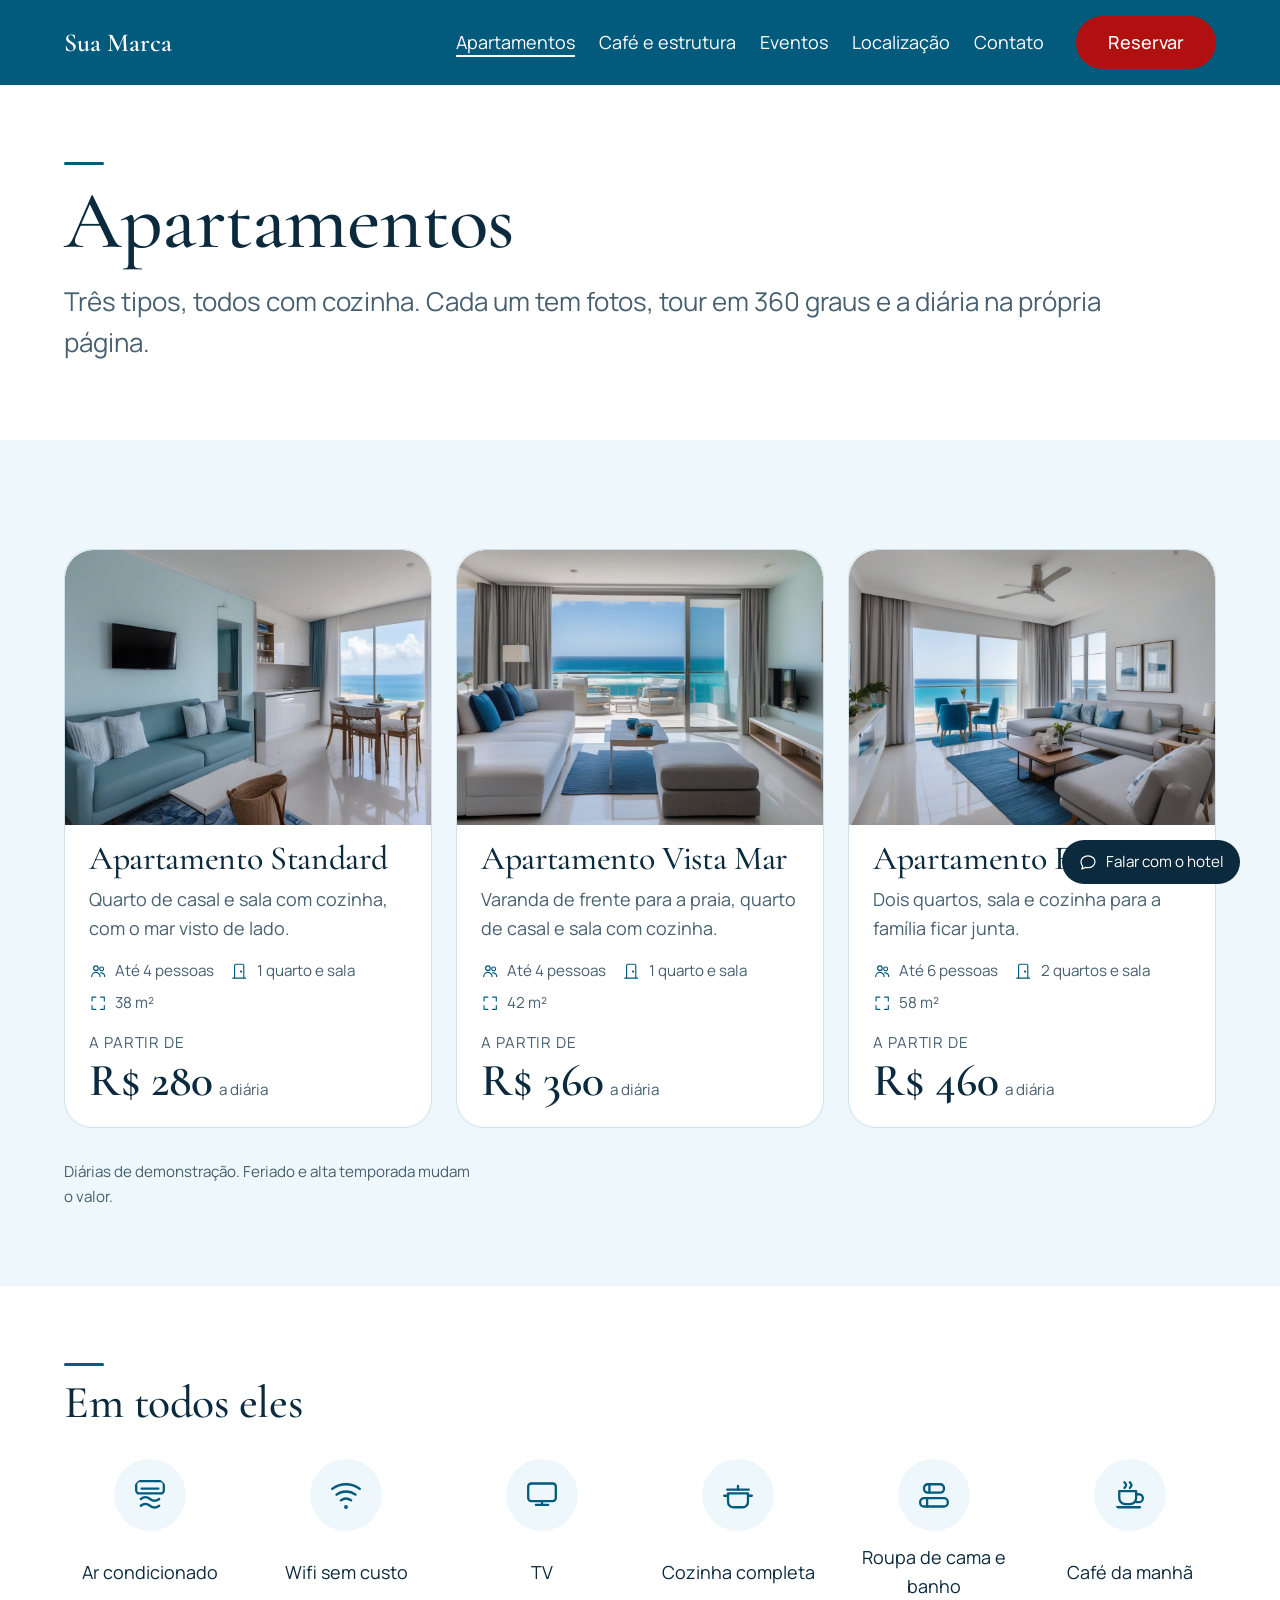
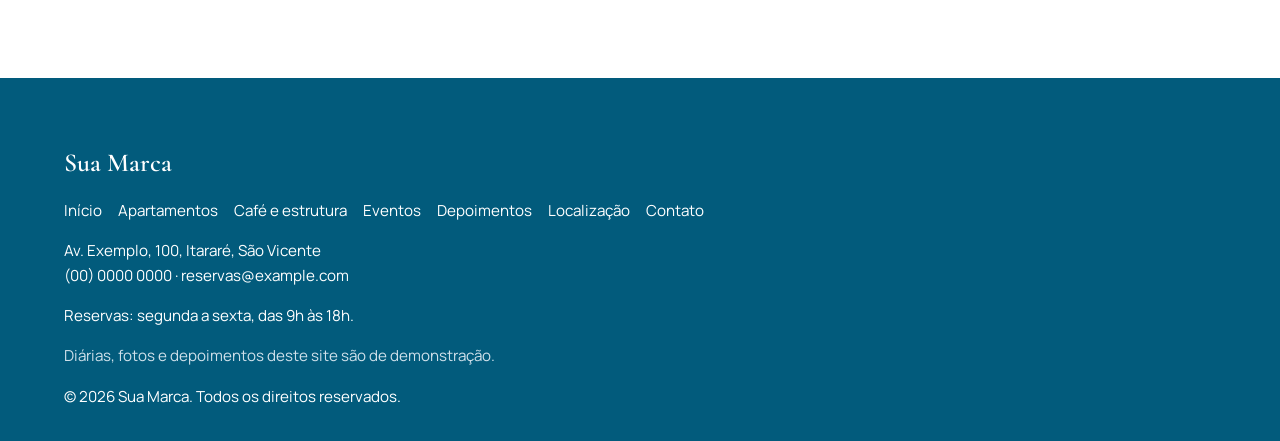
<file: apartamentos.html>
<!doctype html>
<html lang="pt-BR">
<head>
<meta charset="utf-8">
<meta name="viewport" content="width=device-width, initial-scale=1">
<title>Apartamentos: Sua Marca, apart hotel na Praia do Itararé</title>
<meta name="description" content="Três tipos de apartamento com cozinha na Praia do Itararé, para até quatro ou seis pessoas, um deles com varanda de frente para o mar. Fotos, tour em 360 graus e diárias.">
<link rel="canonical" href="https://lugusofficial.github.io/hotel-itarare/apartamentos.html">
<meta property="og:type" content="website">
<meta property="og:site_name" content="Sua Marca">
<meta property="og:title" content="Apartamentos: Sua Marca, apart hotel na Praia do Itararé">
<meta property="og:description" content="Três tipos de apartamento com cozinha na Praia do Itararé, para até quatro ou seis pessoas, um deles com varanda de frente para o mar. Fotos, tour em 360 graus e diárias.">
<meta property="og:url" content="https://lugusofficial.github.io/hotel-itarare/apartamentos.html">
<meta property="og:image" content="assets/og-image.svg">
<meta name="twitter:card" content="summary_large_image">
<meta name="theme-color" content="#025B7C">
<link rel="icon" href="assets/favicon.svg" type="image/svg+xml">
<link rel="preconnect" href="https://fonts.googleapis.com">
<link rel="preconnect" href="https://fonts.gstatic.com" crossorigin>
<link rel="stylesheet" href="https://fonts.googleapis.com/css2?family=Cormorant+Garamond:wght@500;600&family=Manrope:wght@400;500&display=swap">
<link rel="stylesheet" href="css/tokens.css">
<link rel="stylesheet" href="css/base.css">
<link rel="stylesheet" href="css/site.css?v=df6f4693">
<script type="application/ld+json">{"@context": "https://schema.org", "@type": "CollectionPage", "name": "Apartamentos: Sua Marca, apart hotel na Praia do Itararé", "description": "Três tipos de apartamento com cozinha na Praia do Itararé, para até quatro ou seis pessoas, um deles com varanda de frente para o mar. Fotos, tour em 360 graus e diárias.", "url": "https://lugusofficial.github.io/hotel-itarare/apartamentos.html", "inLanguage": "pt-BR", "isPartOf": {"@type": "WebSite", "name": "Sua Marca", "url": "https://lugusofficial.github.io/hotel-itarare/"}, "about": {"@type": "Hotel", "name": "Sua Marca", "url": "https://lugusofficial.github.io/hotel-itarare/", "address": {"@type": "PostalAddress", "streetAddress": "Av. Exemplo, 100", "addressLocality": "São Vicente", "addressRegion": "SP", "addressCountry": "BR"}}, "mainEntity": {"@type": "ItemList", "itemListElement": [{"@type": "ListItem", "position": 1, "name": "Apartamento Standard", "url": "https://lugusofficial.github.io/hotel-itarare/apartamento-standard.html"}, {"@type": "ListItem", "position": 2, "name": "Apartamento Vista Mar", "url": "https://lugusofficial.github.io/hotel-itarare/apartamento-vista-mar.html"}, {"@type": "ListItem", "position": 3, "name": "Apartamento Família", "url": "https://lugusofficial.github.io/hotel-itarare/apartamento-familia.html"}]}}</script>
<script src="js/main.js" defer></script>
<script src="js/app.js?v=ae43ae35" defer></script>
<script src="js/atendente.js?v=651bd8dc" defer></script>

</head>
<body>
<a class="skip-link" href="#main">Pular para o conteúdo</a>
<svg hidden aria-hidden="true"><symbol id="icon-menu" viewBox="0 0 24 24"><path d="M4 7h16M4 12h16M4 17h16"/></symbol><symbol id="icon-close" viewBox="0 0 24 24"><path d="M6 6l12 12M18 6L6 18"/></symbol><symbol id="icon-arrow" viewBox="0 0 24 24"><path d="M5 12h14M13 6l6 6-6 6"/></symbol><symbol id="icone-ar" viewBox="0 0 24 24" fill="none" stroke="currentColor" stroke-width="1.5" stroke-linecap="round" stroke-linejoin="round"><rect x="3" y="3" width="18" height="8" rx="2"/><path d="M6.5 7.8h11"/><path d="M6 14.6c1.9-1.5 4.1-1.5 6 0s4.1 1.5 6 0"/><path d="M6 19c1.9-1.5 4.1-1.5 6 0s4.1 1.5 6 0"/></symbol><symbol id="icone-wifi" viewBox="0 0 24 24" fill="none" stroke="currentColor" stroke-width="1.5" stroke-linecap="round" stroke-linejoin="round"><path d="M3 8A15 15 0 0 1 21 8"/><path d="M5.8 11.78A10.3 10.3 0 0 1 18.2 11.78"/><path d="M8.65 15.51A5.6 5.6 0 0 1 15.35 15.51"/><circle cx="12" cy="19.9" r=".55"/></symbol><symbol id="icone-tv" viewBox="0 0 24 24" fill="none" stroke="currentColor" stroke-width="1.5" stroke-linecap="round" stroke-linejoin="round"><rect x="3" y="4.5" width="18" height="11.5" rx="2"/><path d="M12 16v2.5"/><path d="M8 18.5h8"/></symbol><symbol id="icone-cozinha" viewBox="0 0 24 24" fill="none" stroke="currentColor" stroke-width="1.5" stroke-linecap="round" stroke-linejoin="round"><path d="M5.5 11h13v5.5a3.5 3.5 0 0 1-3.5 3.5H9a3.5 3.5 0 0 1-3.5-3.5z"/><path d="M3 12.5h2.5M18.5 12.5H21"/><path d="M5 8.5h14"/><path d="M12 6v2.5"/></symbol><symbol id="icone-toalha" viewBox="0 0 24 24" fill="none" stroke="currentColor" stroke-width="1.5" stroke-linecap="round" stroke-linejoin="round"><rect x="5.5" y="5" width="13" height="5.5" rx="2.5"/><path d="M9 5v5.5"/><rect x="3" y="14" width="18" height="5.5" rx="2.5"/><path d="M7.5 14v5.5"/></symbol><symbol id="icone-cafe" viewBox="0 0 24 24" fill="none" stroke="currentColor" stroke-width="1.5" stroke-linecap="round" stroke-linejoin="round"><path d="M8.4 7.4c1.4-1.2 1.4-2.5 0-3.7M11.9 7.4c1.4-1.2 1.4-2.5 0-3.7"/><path d="M5 9.5h11v4.5a4 4 0 0 1-4 4H9a4 4 0 0 1-4-4z"/><path d="M16 11.5h1.8a2.6 2.6 0 0 1 0 5.2H16"/><path d="M3.5 20h15"/></symbol><symbol id="icone-varanda" viewBox="0 0 24 24" fill="none" stroke="currentColor" stroke-width="1.5" stroke-linecap="round" stroke-linejoin="round"><circle cx="16.5" cy="5.5" r="2"/><path d="M4 9.5c2-1.3 4-1.3 6 0s4 1.3 6 0 3-1 4-.6"/><path d="M3 13h18M3 20h18"/><path d="M5 13v7M9 13v7M13 13v7M17 13v7"/></symbol><symbol id="icone-cama" viewBox="0 0 24 24" fill="none" stroke="currentColor" stroke-width="1.5" stroke-linecap="round" stroke-linejoin="round"><path d="M3 6v13"/><path d="M3 15h18v4"/><path d="M21 15v-3a3 3 0 0 0-3-3h-7v6"/><circle cx="7" cy="11.5" r="2"/></symbol><symbol id="icone-pessoas" viewBox="0 0 24 24" fill="none" stroke="currentColor" stroke-width="1.5" stroke-linecap="round" stroke-linejoin="round"><circle cx="9" cy="8" r="3"/><path d="M3.5 19a5.5 5.5 0 0 1 11 0"/><circle cx="16.5" cy="9" r="2.5"/><path d="M15.2 14.2A4.6 4.6 0 0 1 20.5 19"/></symbol><symbol id="icone-quartos" viewBox="0 0 24 24" fill="none" stroke="currentColor" stroke-width="1.5" stroke-linecap="round" stroke-linejoin="round"><path d="M6 21V4.5A1.5 1.5 0 0 1 7.5 3h9A1.5 1.5 0 0 1 18 4.5V21"/><path d="M3.5 21h17"/><circle cx="14.5" cy="12.5" r=".7"/></symbol><symbol id="icone-area" viewBox="0 0 24 24" fill="none" stroke="currentColor" stroke-width="1.5" stroke-linecap="round" stroke-linejoin="round"><path d="M4 9V4h5M20 15v5h-5M15 4h5v5M9 20H4v-5"/></symbol><symbol id="icone-elevador" viewBox="0 0 24 24" fill="none" stroke="currentColor" stroke-width="1.5" stroke-linecap="round" stroke-linejoin="round"><rect x="4" y="3" width="16" height="18" rx="2"/><path d="M12 3v18"/><path d="M6.5 10l2-2.5 2 2.5M13.5 14l2 2.5 2-2.5"/></symbol><symbol id="icone-eventos" viewBox="0 0 24 24" fill="none" stroke="currentColor" stroke-width="1.5" stroke-linecap="round" stroke-linejoin="round"><path d="M8 3h8l-.6 5.2a3.4 3.4 0 0 1-6.8 0z"/><path d="M12 11.6V20"/><path d="M8.5 20.5h7"/></symbol><symbol id="icone-recepcao" viewBox="0 0 24 24" fill="none" stroke="currentColor" stroke-width="1.5" stroke-linecap="round" stroke-linejoin="round"><path d="M5.5 17a6.5 6.5 0 0 1 13 0"/><path d="M12 10.5V8.5"/><path d="M10.5 8h3"/><path d="M3.5 17h17"/><path d="M5 20h14"/></symbol><symbol id="icone-relogio" viewBox="0 0 24 24" fill="none" stroke="currentColor" stroke-width="1.5" stroke-linecap="round" stroke-linejoin="round"><circle cx="12" cy="12" r="8.4"/><path d="M12 7.2V12l3.4 2"/></symbol><symbol id="icone-praia" viewBox="0 0 24 24" fill="none" stroke="currentColor" stroke-width="1.5" stroke-linecap="round" stroke-linejoin="round"><circle cx="16.5" cy="7.5" r="3"/><path d="M3 15.5c2-1.6 4-1.6 6 0s4 1.6 6 0 4-1.6 6 0"/><path d="M3 19.5c2-1.6 4-1.6 6 0s4 1.6 6 0 4-1.6 6 0"/></symbol><symbol id="icone-ilha" viewBox="0 0 24 24" fill="none" stroke="currentColor" stroke-width="1.5" stroke-linecap="round" stroke-linejoin="round"><path d="M4 15.5 9.5 8l3 4 2-2.5 5.5 6"/><path d="M3 19c2-1.4 4-1.4 6 0s4 1.4 6 0 4-1.4 6 0"/></symbol><symbol id="icone-pin" viewBox="0 0 24 24" fill="none" stroke="currentColor" stroke-width="1.5" stroke-linecap="round" stroke-linejoin="round"><path d="M12 21s-6.5-6.2-6.5-11a6.5 6.5 0 0 1 13 0c0 4.8-6.5 11-6.5 11z"/><circle cx="12" cy="10" r="2.3"/></symbol><symbol id="icone-carro" viewBox="0 0 24 24" fill="none" stroke="currentColor" stroke-width="1.5" stroke-linecap="round" stroke-linejoin="round"><path d="M4 13.5 5.8 8.6A2 2 0 0 1 7.7 7.3h8.6a2 2 0 0 1 1.9 1.3L20 13.5"/><rect x="3" y="13.5" width="18" height="5" rx="1.6"/><circle cx="7.3" cy="18.5" r="1.3"/><circle cx="16.7" cy="18.5" r="1.3"/></symbol><symbol id="icone-onibus" viewBox="0 0 24 24" fill="none" stroke="currentColor" stroke-width="1.5" stroke-linecap="round" stroke-linejoin="round"><rect x="4" y="4" width="16" height="14" rx="2.5"/><path d="M4 11h16"/><path d="M7.5 18v2.5M16.5 18v2.5"/><circle cx="8" cy="14.5" r=".6"/><circle cx="16" cy="14.5" r=".6"/></symbol><symbol id="icone-conversa" viewBox="0 0 24 24" fill="none" stroke="currentColor" stroke-width="1.5" stroke-linecap="round" stroke-linejoin="round"><path d="M20.4 11.7c0 3.9-3.76 7.1-8.4 7.1a9.9 9.9 0 0 1-2.6-.34L4.6 20.4l1.1-3.36A6.8 6.8 0 0 1 3.6 11.7C3.6 7.8 7.36 4.6 12 4.6s8.4 3.2 8.4 7.1z"/></symbol><symbol id="icone-telefone" viewBox="0 0 24 24" fill="none" stroke="currentColor" stroke-width="1.5" stroke-linecap="round" stroke-linejoin="round"><path d="M6.3 3.9h2.9l1.5 3.65-1.85 1.2a10.9 10.9 0 0 0 5.4 5.4l1.2-1.85 3.65 1.5v2.9a1.8 1.8 0 0 1-1.98 1.8C10.3 17.9 6.1 13.7 4.5 5.88A1.8 1.8 0 0 1 6.3 3.9z"/></symbol><symbol id="icone-carta" viewBox="0 0 24 24" fill="none" stroke="currentColor" stroke-width="1.5" stroke-linecap="round" stroke-linejoin="round"><rect x="2.8" y="5.3" width="18.4" height="13.4" rx="2"/><path d="M3.6 7.3 12 13l8.4-5.7"/></symbol><symbol id="icone-whatsapp" viewBox="0 0 24 24" fill="currentColor"><path d="M17.472 14.382c-.297-.149-1.758-.867-2.03-.967-.273-.099-.471-.148-.67.15-.197.297-.767.966-.94 1.164-.173.199-.347.223-.644.075-.297-.15-1.255-.463-2.39-1.475-.883-.788-1.48-1.761-1.653-2.059-.173-.297-.018-.458.13-.606.134-.133.298-.347.446-.52.149-.174.198-.298.298-.497.099-.198.05-.371-.025-.52-.075-.149-.669-1.612-.916-2.207-.242-.579-.487-.5-.669-.51-.173-.008-.371-.01-.57-.01-.198 0-.52.074-.792.372-.272.297-1.04 1.016-1.04 2.479 0 1.462 1.065 2.875 1.213 3.074.149.198 2.096 3.2 5.077 4.487.709.306 1.262.489 1.694.625.712.227 1.36.195 1.871.118.571-.085 1.758-.719 2.006-1.413.248-.694.248-1.289.173-1.413-.074-.124-.272-.198-.57-.347m-5.421 7.403h-.004a9.87 9.87 0 0 1-5.031-1.378l-.361-.214-3.741.982.998-3.648-.235-.374a9.86 9.86 0 0 1-1.51-5.26c.001-5.45 4.436-9.884 9.888-9.884 2.64 0 5.122 1.03 6.988 2.898a9.825 9.825 0 0 1 2.893 6.994c-.003 5.45-4.437 9.884-9.885 9.884m8.413-18.297A11.815 11.815 0 0 0 12.05 0C5.495 0 .16 5.335.157 11.892c0 2.096.547 4.142 1.588 5.945L.057 24l6.305-1.654a11.882 11.882 0 0 0 5.683 1.448h.005c6.554 0 11.89-5.335 11.893-11.893a11.821 11.821 0 0 0-3.48-8.413z"/></symbol></svg>
<header class="site-header">
  <div class="container site-header__inner">
    <a class="brand" href="index.html">Sua Marca</a>
    <button class="nav-toggle" type="button" aria-expanded="false" aria-controls="site-nav">
      <svg class="icon icon--menu" aria-hidden="true" focusable="false"><use href="#icon-menu"></use></svg><svg class="icon icon--close" aria-hidden="true" focusable="false" hidden><use href="#icon-close"></use></svg>
      <span class="visually-hidden">Menu</span>
    </button>
    <nav id="site-nav" class="site-nav" aria-label="Principal" data-open="false">
      <ul><li><a href="apartamentos.html" aria-current="page">Apartamentos</a></li><li><a href="cafe-e-estrutura.html">Café e estrutura</a></li><li><a href="eventos.html">Eventos</a></li><li><a href="localizacao.html">Localização</a></li><li><a href="contato.html">Contato</a></li></ul>
      <a class="btn btn--reserva" href="https://wa.me/0000000000">Reservar</a>
    </nav>
  </div>
</header>
<main id="main">

  <section class="section" id="top" aria-labelledby="page-title">
    <div class="container stack">
      <h1 id="page-title">Apartamentos</h1>
      <p class="lead">Três tipos, todos com cozinha. Cada um tem fotos, tour em 360 graus e a diária na própria página.</p>
    </div>
  </section>

  <section class="section section--list" aria-labelledby="lista-title">
    <div class="container stack--lg">
      <h2 id="lista-title" class="visually-hidden">Lista de apartamentos</h2>
      <ul class="rooms"><li class="rooms__item">
          <a class="rooms__link" href="apartamento-standard.html">
            <span class="rooms__foto"><img src="assets/standard-1.jpg" alt="" width="1216" height="832" loading="lazy"></span>
            <h2>Apartamento Standard</h2>
          </a>
          <p class="muted rooms__resumo">Quarto de casal e sala com cozinha, com o mar visto de lado.</p>
          <ul class="rooms__fatos"><li><svg class="fato__icone" aria-hidden="true" focusable="false" width="20" height="20"><use href="#icone-pessoas"></use></svg>Até 4 pessoas</li><li><svg class="fato__icone" aria-hidden="true" focusable="false" width="20" height="20"><use href="#icone-quartos"></use></svg>1 quarto e sala</li><li><svg class="fato__icone" aria-hidden="true" focusable="false" width="20" height="20"><use href="#icone-area"></use></svg>38 m²</li></ul>
          <p class="rooms__preco">
            <span class="rooms__desde">a partir de</span>
            <span class="rooms__valor"><strong>R$ 280</strong> <span>a diária</span></span>
          </p>
        </li><li class="rooms__item">
          <a class="rooms__link" href="apartamento-vista-mar.html">
            <span class="rooms__foto"><img src="assets/vistamar-1.jpg" alt="" width="1216" height="832" loading="lazy"></span>
            <h2>Apartamento Vista Mar</h2>
          </a>
          <p class="muted rooms__resumo">Varanda de frente para a praia, quarto de casal e sala com cozinha.</p>
          <ul class="rooms__fatos"><li><svg class="fato__icone" aria-hidden="true" focusable="false" width="20" height="20"><use href="#icone-pessoas"></use></svg>Até 4 pessoas</li><li><svg class="fato__icone" aria-hidden="true" focusable="false" width="20" height="20"><use href="#icone-quartos"></use></svg>1 quarto e sala</li><li><svg class="fato__icone" aria-hidden="true" focusable="false" width="20" height="20"><use href="#icone-area"></use></svg>42 m²</li></ul>
          <p class="rooms__preco">
            <span class="rooms__desde">a partir de</span>
            <span class="rooms__valor"><strong>R$ 360</strong> <span>a diária</span></span>
          </p>
        </li><li class="rooms__item">
          <a class="rooms__link" href="apartamento-familia.html">
            <span class="rooms__foto"><img src="assets/familia-1.jpg" alt="" width="1216" height="832" loading="lazy"></span>
            <h2>Apartamento Família</h2>
          </a>
          <p class="muted rooms__resumo">Dois quartos, sala e cozinha para a família ficar junta.</p>
          <ul class="rooms__fatos"><li><svg class="fato__icone" aria-hidden="true" focusable="false" width="20" height="20"><use href="#icone-pessoas"></use></svg>Até 6 pessoas</li><li><svg class="fato__icone" aria-hidden="true" focusable="false" width="20" height="20"><use href="#icone-quartos"></use></svg>2 quartos e sala</li><li><svg class="fato__icone" aria-hidden="true" focusable="false" width="20" height="20"><use href="#icone-area"></use></svg>58 m²</li></ul>
          <p class="rooms__preco">
            <span class="rooms__desde">a partir de</span>
            <span class="rooms__valor"><strong>R$ 460</strong> <span>a diária</span></span>
          </p>
        </li></ul>
      <p class="muted fineprint">Diárias de demonstração. Feriado e alta temporada mudam o valor.</p>
    </div>
  </section>

  <section class="section" aria-labelledby="todos-title">
    <div class="container stack--lg">
      <h2 id="todos-title">Em todos eles</h2>
      <ul class="faixa"><li><svg class="faixa__icone" aria-hidden="true" focusable="false" width="52" height="52"><use href="#icone-ar"></use></svg><span>Ar condicionado</span></li><li><svg class="faixa__icone" aria-hidden="true" focusable="false" width="52" height="52"><use href="#icone-wifi"></use></svg><span>Wifi sem custo</span></li><li><svg class="faixa__icone" aria-hidden="true" focusable="false" width="52" height="52"><use href="#icone-tv"></use></svg><span>TV</span></li><li><svg class="faixa__icone" aria-hidden="true" focusable="false" width="52" height="52"><use href="#icone-cozinha"></use></svg><span>Cozinha completa</span></li><li><svg class="faixa__icone" aria-hidden="true" focusable="false" width="52" height="52"><use href="#icone-toalha"></use></svg><span>Roupa de cama e banho</span></li><li><svg class="faixa__icone" aria-hidden="true" focusable="false" width="52" height="52"><use href="#icone-cafe"></use></svg><span>Café da manhã</span></li></ul>
    </div>
  </section>

  <div class="atendente" data-atendente data-whatsapp="https://wa.me/0000000000" hidden>
    <button class="atendente__abrir" type="button" data-atendente-abrir aria-expanded="false" aria-controls="atendente-painel">
      <svg class="atendente__icone" aria-hidden="true" width="20" height="20"><use href="#icone-conversa"></use></svg>
      <span>Falar com o hotel</span>
    </button>
    <div class="atendente__painel" id="atendente-painel" role="dialog" aria-labelledby="atendente-titulo" data-atendente-painel hidden>
      <div class="atendente__topo">
        <p class="atendente__titulo" id="atendente-titulo">Atendente de demonstração</p>
        <button class="atendente__fechar" type="button" data-atendente-fechar>
          <svg class="icon" aria-hidden="true" focusable="false"><use href="#icon-close"></use></svg>
          <span class="visually-hidden">Fechar a conversa</span>
        </button>
      </div>
      <ol class="atendente__mensagens" data-atendente-mensagens aria-live="polite"></ol>
      <ul class="atendente__chips" data-atendente-chips></ul>
      <form class="atendente__form" data-atendente-form>
        <label class="visually-hidden" for="atendente-texto">Sua mensagem</label>
        <input id="atendente-texto" type="text" autocomplete="off" maxlength="200" placeholder="Pergunte sobre apartamentos, diárias ou como chegar">
        <button class="atendente__enviar" type="submit">Enviar</button>
      </form>
      <p class="atendente__aviso">Respostas automáticas de demonstração. Para reservar, a conversa segue no WhatsApp.</p>
    </div>
  </div>
</main>
<footer class="site-footer">
  <div class="container stack">
    <p class="brand">Sua Marca</p>
    <nav aria-label="Rodapé"><ul><li><a href="index.html">Início</a></li><li><a href="apartamentos.html">Apartamentos</a></li><li><a href="cafe-e-estrutura.html">Café e estrutura</a></li><li><a href="eventos.html">Eventos</a></li><li><a href="depoimentos.html">Depoimentos</a></li><li><a href="localizacao.html">Localização</a></li><li><a href="contato.html">Contato</a></li></ul></nav>
    <p>Av. Exemplo, 100, Itararé, São Vicente<br><a href="tel:+0000000000">(00) 0000 0000</a> <span aria-hidden="true">·</span> <a href="mailto:reservas@example.com">reservas@example.com</a></p>
    <p>Reservas: segunda a sexta, das 9h às 18h.</p>
    <p class="site-footer__nota">Diárias, fotos e depoimentos deste site são de demonstração.</p>
    <p>© <span data-year>2026</span> Sua Marca. Todos os direitos reservados.</p>
  </div>
</footer>
</body>
</html>
</file>
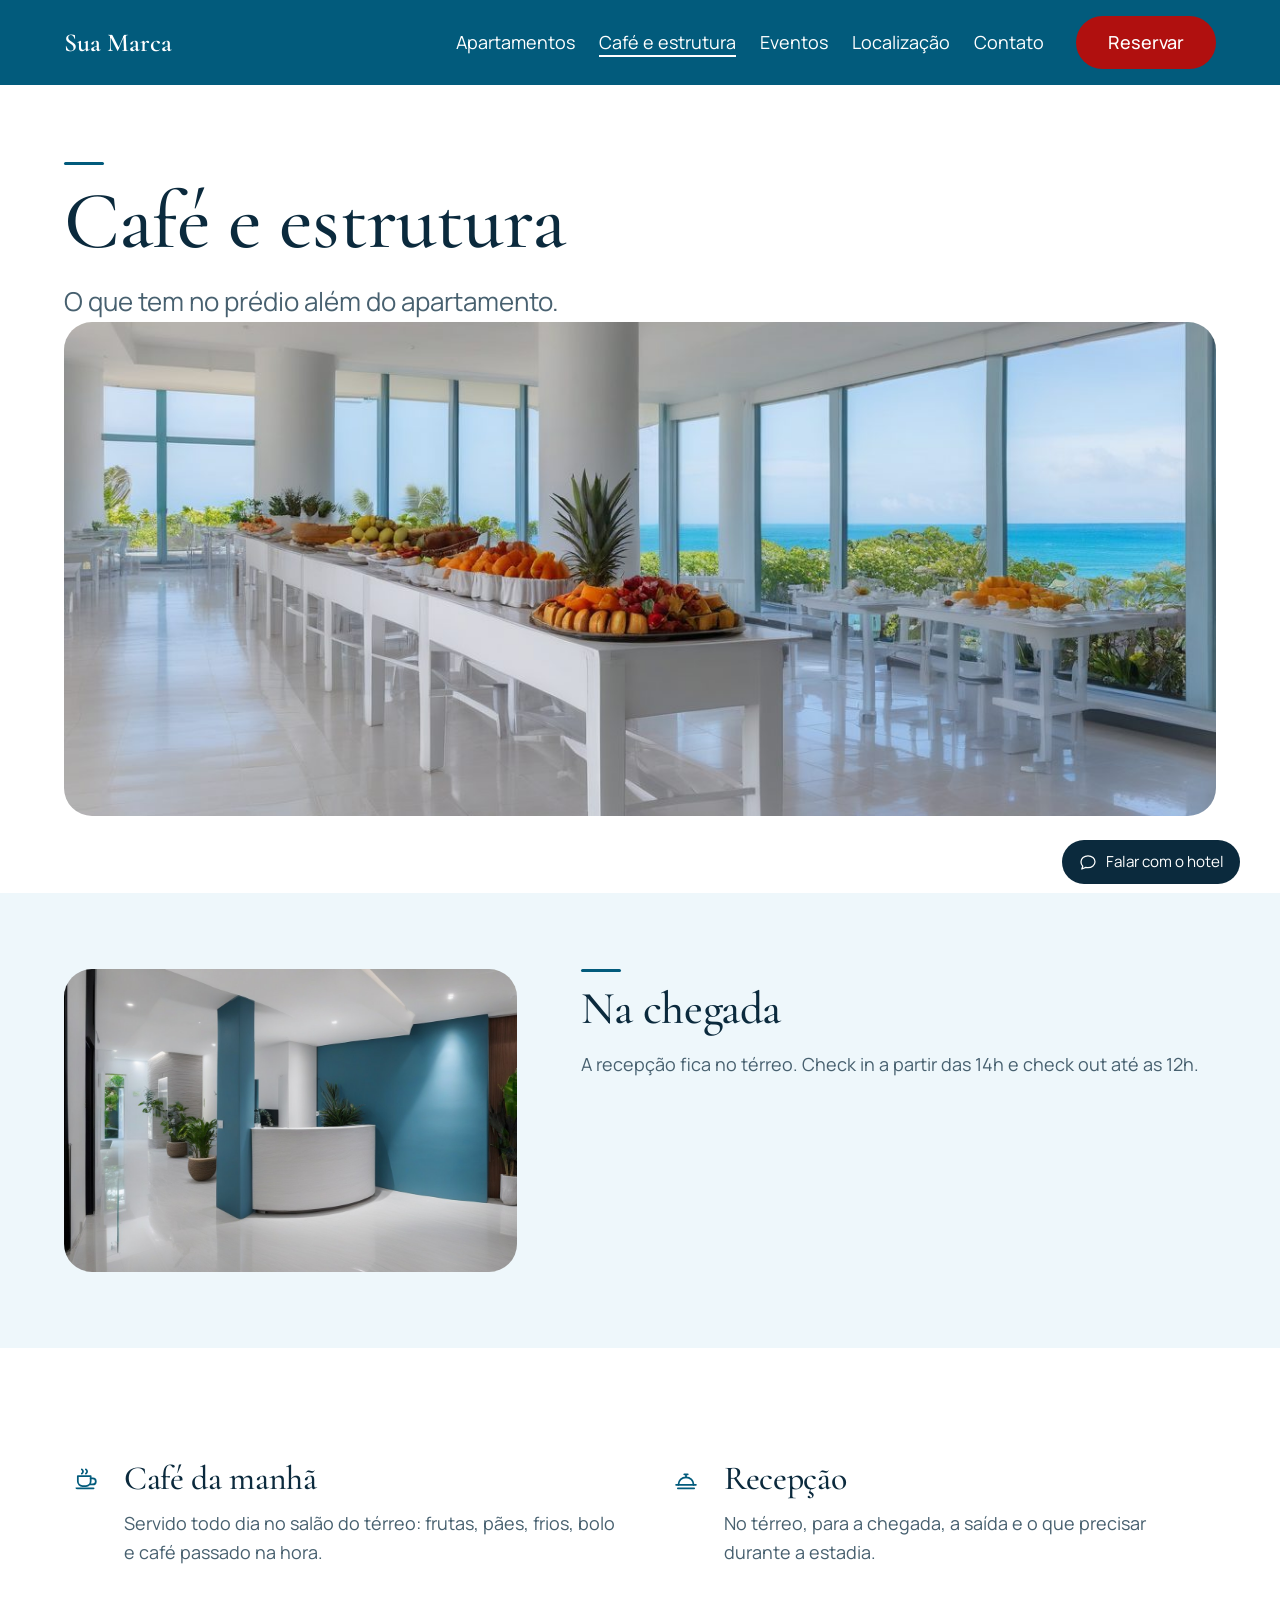
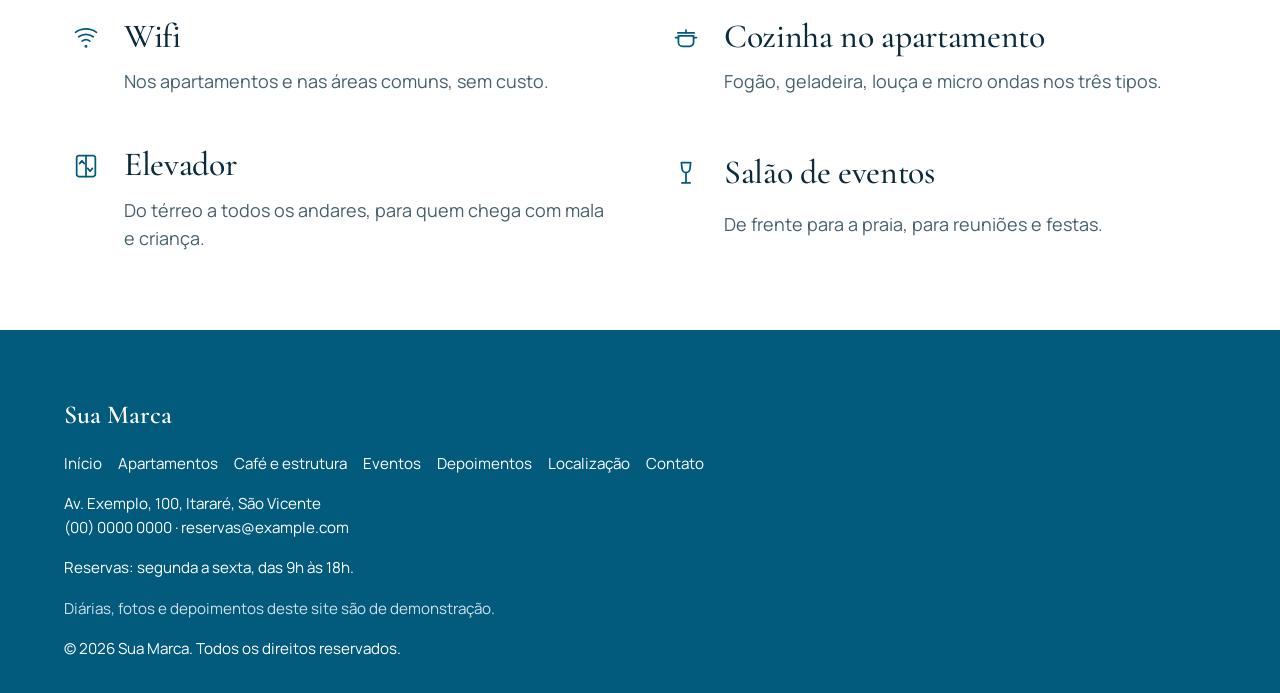
<file: cafe-e-estrutura.html>
<!doctype html>
<html lang="pt-BR">
<head>
<meta charset="utf-8">
<meta name="viewport" content="width=device-width, initial-scale=1">
<title>Café e estrutura: Sua Marca, apart hotel na Praia do Itararé</title>
<meta name="description" content="Café da manhã no salão, recepção no térreo, Wifi e cozinha em todos os apartamentos do apart hotel na Praia do Itararé.">
<link rel="canonical" href="https://lugusofficial.github.io/hotel-itarare/cafe-e-estrutura.html">
<meta property="og:type" content="website">
<meta property="og:site_name" content="Sua Marca">
<meta property="og:title" content="Café e estrutura: Sua Marca, apart hotel na Praia do Itararé">
<meta property="og:description" content="Café da manhã no salão, recepção no térreo, Wifi e cozinha em todos os apartamentos do apart hotel na Praia do Itararé.">
<meta property="og:url" content="https://lugusofficial.github.io/hotel-itarare/cafe-e-estrutura.html">
<meta property="og:image" content="assets/og-image.svg">
<meta name="twitter:card" content="summary_large_image">
<meta name="theme-color" content="#025B7C">
<link rel="icon" href="assets/favicon.svg" type="image/svg+xml">
<link rel="preconnect" href="https://fonts.googleapis.com">
<link rel="preconnect" href="https://fonts.gstatic.com" crossorigin>
<link rel="stylesheet" href="https://fonts.googleapis.com/css2?family=Cormorant+Garamond:wght@500;600&family=Manrope:wght@400;500&display=swap">
<link rel="stylesheet" href="css/tokens.css">
<link rel="stylesheet" href="css/base.css">
<link rel="stylesheet" href="css/site.css?v=df6f4693">
<script type="application/ld+json">{"@context": "https://schema.org", "@type": "WebPage", "name": "Café e estrutura: Sua Marca, apart hotel na Praia do Itararé", "description": "Café da manhã no salão, recepção no térreo, Wifi e cozinha em todos os apartamentos do apart hotel na Praia do Itararé.", "url": "https://lugusofficial.github.io/hotel-itarare/cafe-e-estrutura.html", "inLanguage": "pt-BR", "isPartOf": {"@type": "WebSite", "name": "Sua Marca", "url": "https://lugusofficial.github.io/hotel-itarare/"}, "about": {"@type": "Hotel", "name": "Sua Marca", "url": "https://lugusofficial.github.io/hotel-itarare/", "address": {"@type": "PostalAddress", "streetAddress": "Av. Exemplo, 100", "addressLocality": "São Vicente", "addressRegion": "SP", "addressCountry": "BR"}}}</script>
<script src="js/main.js" defer></script>
<script src="js/app.js?v=ae43ae35" defer></script>
<script src="js/atendente.js?v=651bd8dc" defer></script>

</head>
<body>
<a class="skip-link" href="#main">Pular para o conteúdo</a>
<svg hidden aria-hidden="true"><symbol id="icon-menu" viewBox="0 0 24 24"><path d="M4 7h16M4 12h16M4 17h16"/></symbol><symbol id="icon-close" viewBox="0 0 24 24"><path d="M6 6l12 12M18 6L6 18"/></symbol><symbol id="icon-arrow" viewBox="0 0 24 24"><path d="M5 12h14M13 6l6 6-6 6"/></symbol><symbol id="icone-ar" viewBox="0 0 24 24" fill="none" stroke="currentColor" stroke-width="1.5" stroke-linecap="round" stroke-linejoin="round"><rect x="3" y="3" width="18" height="8" rx="2"/><path d="M6.5 7.8h11"/><path d="M6 14.6c1.9-1.5 4.1-1.5 6 0s4.1 1.5 6 0"/><path d="M6 19c1.9-1.5 4.1-1.5 6 0s4.1 1.5 6 0"/></symbol><symbol id="icone-wifi" viewBox="0 0 24 24" fill="none" stroke="currentColor" stroke-width="1.5" stroke-linecap="round" stroke-linejoin="round"><path d="M3 8A15 15 0 0 1 21 8"/><path d="M5.8 11.78A10.3 10.3 0 0 1 18.2 11.78"/><path d="M8.65 15.51A5.6 5.6 0 0 1 15.35 15.51"/><circle cx="12" cy="19.9" r=".55"/></symbol><symbol id="icone-tv" viewBox="0 0 24 24" fill="none" stroke="currentColor" stroke-width="1.5" stroke-linecap="round" stroke-linejoin="round"><rect x="3" y="4.5" width="18" height="11.5" rx="2"/><path d="M12 16v2.5"/><path d="M8 18.5h8"/></symbol><symbol id="icone-cozinha" viewBox="0 0 24 24" fill="none" stroke="currentColor" stroke-width="1.5" stroke-linecap="round" stroke-linejoin="round"><path d="M5.5 11h13v5.5a3.5 3.5 0 0 1-3.5 3.5H9a3.5 3.5 0 0 1-3.5-3.5z"/><path d="M3 12.5h2.5M18.5 12.5H21"/><path d="M5 8.5h14"/><path d="M12 6v2.5"/></symbol><symbol id="icone-toalha" viewBox="0 0 24 24" fill="none" stroke="currentColor" stroke-width="1.5" stroke-linecap="round" stroke-linejoin="round"><rect x="5.5" y="5" width="13" height="5.5" rx="2.5"/><path d="M9 5v5.5"/><rect x="3" y="14" width="18" height="5.5" rx="2.5"/><path d="M7.5 14v5.5"/></symbol><symbol id="icone-cafe" viewBox="0 0 24 24" fill="none" stroke="currentColor" stroke-width="1.5" stroke-linecap="round" stroke-linejoin="round"><path d="M8.4 7.4c1.4-1.2 1.4-2.5 0-3.7M11.9 7.4c1.4-1.2 1.4-2.5 0-3.7"/><path d="M5 9.5h11v4.5a4 4 0 0 1-4 4H9a4 4 0 0 1-4-4z"/><path d="M16 11.5h1.8a2.6 2.6 0 0 1 0 5.2H16"/><path d="M3.5 20h15"/></symbol><symbol id="icone-varanda" viewBox="0 0 24 24" fill="none" stroke="currentColor" stroke-width="1.5" stroke-linecap="round" stroke-linejoin="round"><circle cx="16.5" cy="5.5" r="2"/><path d="M4 9.5c2-1.3 4-1.3 6 0s4 1.3 6 0 3-1 4-.6"/><path d="M3 13h18M3 20h18"/><path d="M5 13v7M9 13v7M13 13v7M17 13v7"/></symbol><symbol id="icone-cama" viewBox="0 0 24 24" fill="none" stroke="currentColor" stroke-width="1.5" stroke-linecap="round" stroke-linejoin="round"><path d="M3 6v13"/><path d="M3 15h18v4"/><path d="M21 15v-3a3 3 0 0 0-3-3h-7v6"/><circle cx="7" cy="11.5" r="2"/></symbol><symbol id="icone-pessoas" viewBox="0 0 24 24" fill="none" stroke="currentColor" stroke-width="1.5" stroke-linecap="round" stroke-linejoin="round"><circle cx="9" cy="8" r="3"/><path d="M3.5 19a5.5 5.5 0 0 1 11 0"/><circle cx="16.5" cy="9" r="2.5"/><path d="M15.2 14.2A4.6 4.6 0 0 1 20.5 19"/></symbol><symbol id="icone-quartos" viewBox="0 0 24 24" fill="none" stroke="currentColor" stroke-width="1.5" stroke-linecap="round" stroke-linejoin="round"><path d="M6 21V4.5A1.5 1.5 0 0 1 7.5 3h9A1.5 1.5 0 0 1 18 4.5V21"/><path d="M3.5 21h17"/><circle cx="14.5" cy="12.5" r=".7"/></symbol><symbol id="icone-area" viewBox="0 0 24 24" fill="none" stroke="currentColor" stroke-width="1.5" stroke-linecap="round" stroke-linejoin="round"><path d="M4 9V4h5M20 15v5h-5M15 4h5v5M9 20H4v-5"/></symbol><symbol id="icone-elevador" viewBox="0 0 24 24" fill="none" stroke="currentColor" stroke-width="1.5" stroke-linecap="round" stroke-linejoin="round"><rect x="4" y="3" width="16" height="18" rx="2"/><path d="M12 3v18"/><path d="M6.5 10l2-2.5 2 2.5M13.5 14l2 2.5 2-2.5"/></symbol><symbol id="icone-eventos" viewBox="0 0 24 24" fill="none" stroke="currentColor" stroke-width="1.5" stroke-linecap="round" stroke-linejoin="round"><path d="M8 3h8l-.6 5.2a3.4 3.4 0 0 1-6.8 0z"/><path d="M12 11.6V20"/><path d="M8.5 20.5h7"/></symbol><symbol id="icone-recepcao" viewBox="0 0 24 24" fill="none" stroke="currentColor" stroke-width="1.5" stroke-linecap="round" stroke-linejoin="round"><path d="M5.5 17a6.5 6.5 0 0 1 13 0"/><path d="M12 10.5V8.5"/><path d="M10.5 8h3"/><path d="M3.5 17h17"/><path d="M5 20h14"/></symbol><symbol id="icone-relogio" viewBox="0 0 24 24" fill="none" stroke="currentColor" stroke-width="1.5" stroke-linecap="round" stroke-linejoin="round"><circle cx="12" cy="12" r="8.4"/><path d="M12 7.2V12l3.4 2"/></symbol><symbol id="icone-praia" viewBox="0 0 24 24" fill="none" stroke="currentColor" stroke-width="1.5" stroke-linecap="round" stroke-linejoin="round"><circle cx="16.5" cy="7.5" r="3"/><path d="M3 15.5c2-1.6 4-1.6 6 0s4 1.6 6 0 4-1.6 6 0"/><path d="M3 19.5c2-1.6 4-1.6 6 0s4 1.6 6 0 4-1.6 6 0"/></symbol><symbol id="icone-ilha" viewBox="0 0 24 24" fill="none" stroke="currentColor" stroke-width="1.5" stroke-linecap="round" stroke-linejoin="round"><path d="M4 15.5 9.5 8l3 4 2-2.5 5.5 6"/><path d="M3 19c2-1.4 4-1.4 6 0s4 1.4 6 0 4-1.4 6 0"/></symbol><symbol id="icone-pin" viewBox="0 0 24 24" fill="none" stroke="currentColor" stroke-width="1.5" stroke-linecap="round" stroke-linejoin="round"><path d="M12 21s-6.5-6.2-6.5-11a6.5 6.5 0 0 1 13 0c0 4.8-6.5 11-6.5 11z"/><circle cx="12" cy="10" r="2.3"/></symbol><symbol id="icone-carro" viewBox="0 0 24 24" fill="none" stroke="currentColor" stroke-width="1.5" stroke-linecap="round" stroke-linejoin="round"><path d="M4 13.5 5.8 8.6A2 2 0 0 1 7.7 7.3h8.6a2 2 0 0 1 1.9 1.3L20 13.5"/><rect x="3" y="13.5" width="18" height="5" rx="1.6"/><circle cx="7.3" cy="18.5" r="1.3"/><circle cx="16.7" cy="18.5" r="1.3"/></symbol><symbol id="icone-onibus" viewBox="0 0 24 24" fill="none" stroke="currentColor" stroke-width="1.5" stroke-linecap="round" stroke-linejoin="round"><rect x="4" y="4" width="16" height="14" rx="2.5"/><path d="M4 11h16"/><path d="M7.5 18v2.5M16.5 18v2.5"/><circle cx="8" cy="14.5" r=".6"/><circle cx="16" cy="14.5" r=".6"/></symbol><symbol id="icone-conversa" viewBox="0 0 24 24" fill="none" stroke="currentColor" stroke-width="1.5" stroke-linecap="round" stroke-linejoin="round"><path d="M20.4 11.7c0 3.9-3.76 7.1-8.4 7.1a9.9 9.9 0 0 1-2.6-.34L4.6 20.4l1.1-3.36A6.8 6.8 0 0 1 3.6 11.7C3.6 7.8 7.36 4.6 12 4.6s8.4 3.2 8.4 7.1z"/></symbol><symbol id="icone-telefone" viewBox="0 0 24 24" fill="none" stroke="currentColor" stroke-width="1.5" stroke-linecap="round" stroke-linejoin="round"><path d="M6.3 3.9h2.9l1.5 3.65-1.85 1.2a10.9 10.9 0 0 0 5.4 5.4l1.2-1.85 3.65 1.5v2.9a1.8 1.8 0 0 1-1.98 1.8C10.3 17.9 6.1 13.7 4.5 5.88A1.8 1.8 0 0 1 6.3 3.9z"/></symbol><symbol id="icone-carta" viewBox="0 0 24 24" fill="none" stroke="currentColor" stroke-width="1.5" stroke-linecap="round" stroke-linejoin="round"><rect x="2.8" y="5.3" width="18.4" height="13.4" rx="2"/><path d="M3.6 7.3 12 13l8.4-5.7"/></symbol><symbol id="icone-whatsapp" viewBox="0 0 24 24" fill="currentColor"><path d="M17.472 14.382c-.297-.149-1.758-.867-2.03-.967-.273-.099-.471-.148-.67.15-.197.297-.767.966-.94 1.164-.173.199-.347.223-.644.075-.297-.15-1.255-.463-2.39-1.475-.883-.788-1.48-1.761-1.653-2.059-.173-.297-.018-.458.13-.606.134-.133.298-.347.446-.52.149-.174.198-.298.298-.497.099-.198.05-.371-.025-.52-.075-.149-.669-1.612-.916-2.207-.242-.579-.487-.5-.669-.51-.173-.008-.371-.01-.57-.01-.198 0-.52.074-.792.372-.272.297-1.04 1.016-1.04 2.479 0 1.462 1.065 2.875 1.213 3.074.149.198 2.096 3.2 5.077 4.487.709.306 1.262.489 1.694.625.712.227 1.36.195 1.871.118.571-.085 1.758-.719 2.006-1.413.248-.694.248-1.289.173-1.413-.074-.124-.272-.198-.57-.347m-5.421 7.403h-.004a9.87 9.87 0 0 1-5.031-1.378l-.361-.214-3.741.982.998-3.648-.235-.374a9.86 9.86 0 0 1-1.51-5.26c.001-5.45 4.436-9.884 9.888-9.884 2.64 0 5.122 1.03 6.988 2.898a9.825 9.825 0 0 1 2.893 6.994c-.003 5.45-4.437 9.884-9.885 9.884m8.413-18.297A11.815 11.815 0 0 0 12.05 0C5.495 0 .16 5.335.157 11.892c0 2.096.547 4.142 1.588 5.945L.057 24l6.305-1.654a11.882 11.882 0 0 0 5.683 1.448h.005c6.554 0 11.89-5.335 11.893-11.893a11.821 11.821 0 0 0-3.48-8.413z"/></symbol></svg>
<header class="site-header">
  <div class="container site-header__inner">
    <a class="brand" href="index.html">Sua Marca</a>
    <button class="nav-toggle" type="button" aria-expanded="false" aria-controls="site-nav">
      <svg class="icon icon--menu" aria-hidden="true" focusable="false"><use href="#icon-menu"></use></svg><svg class="icon icon--close" aria-hidden="true" focusable="false" hidden><use href="#icon-close"></use></svg>
      <span class="visually-hidden">Menu</span>
    </button>
    <nav id="site-nav" class="site-nav" aria-label="Principal" data-open="false">
      <ul><li><a href="apartamentos.html">Apartamentos</a></li><li><a href="cafe-e-estrutura.html" aria-current="page">Café e estrutura</a></li><li><a href="eventos.html">Eventos</a></li><li><a href="localizacao.html">Localização</a></li><li><a href="contato.html">Contato</a></li></ul>
      <a class="btn btn--reserva" href="https://wa.me/0000000000">Reservar</a>
    </nav>
  </div>
</header>
<main id="main">

  <section class="section" id="top" aria-labelledby="page-title">
    <div class="container stack--lg">
      <div class="stack">
        <h1 id="page-title">Café e estrutura</h1>
        <p class="lead">O que tem no prédio além do apartamento.</p>
      </div>
      <figure class="shot shot--largo"><img src="assets/cafe.jpg" alt="Salão de café da manhã com mesa de frutas e o mar nas janelas (imagem ilustrativa)" width="1216" height="832"></figure>
    </div>
  </section>

  <section class="section" aria-labelledby="recepcao-title">
    <div class="container split split--wide-media">
      <figure class="shot"><img src="assets/recepcao.jpg" alt="Balcão da recepção no térreo (imagem ilustrativa)" width="1216" height="832" loading="lazy"></figure>
      <div class="stack">
        <h2 id="recepcao-title">Na chegada</h2>
        <p class="muted">A recepção fica no térreo. Check in a partir das 14h e check out até as 12h.</p>
      </div>
    </div>
  </section>

  <section class="section section--alt" aria-labelledby="grupo-title">
    <div class="container stack--lg">
      <h2 id="grupo-title" class="visually-hidden">Estrutura do prédio</h2>
      <ul class="blocks"><li><svg class="blocos__icone" aria-hidden="true" focusable="false" width="44" height="44"><use href="#icone-cafe"></use></svg><h2>Café da manhã</h2><p class="muted">Servido todo dia no salão do térreo: frutas, pães, frios, bolo e café passado na hora.</p></li><li><svg class="blocos__icone" aria-hidden="true" focusable="false" width="44" height="44"><use href="#icone-recepcao"></use></svg><h2>Recepção</h2><p class="muted">No térreo, para a chegada, a saída e o que precisar durante a estadia.</p></li><li><svg class="blocos__icone" aria-hidden="true" focusable="false" width="44" height="44"><use href="#icone-wifi"></use></svg><h2>Wifi</h2><p class="muted">Nos apartamentos e nas áreas comuns, sem custo.</p></li><li><svg class="blocos__icone" aria-hidden="true" focusable="false" width="44" height="44"><use href="#icone-cozinha"></use></svg><h2>Cozinha no apartamento</h2><p class="muted">Fogão, geladeira, louça e micro ondas nos três tipos.</p></li><li><svg class="blocos__icone" aria-hidden="true" focusable="false" width="44" height="44"><use href="#icone-elevador"></use></svg><h2>Elevador</h2><p class="muted">Do térreo a todos os andares, para quem chega com mala e criança.</p></li><li><svg class="blocos__icone" aria-hidden="true" focusable="false" width="44" height="44"><use href="#icone-eventos"></use></svg><h2>Salão de eventos</h2><p class="muted">De frente para a praia, para reuniões e festas.</p></li></ul>
    </div>
  </section>

  <div class="atendente" data-atendente data-whatsapp="https://wa.me/0000000000" hidden>
    <button class="atendente__abrir" type="button" data-atendente-abrir aria-expanded="false" aria-controls="atendente-painel">
      <svg class="atendente__icone" aria-hidden="true" width="20" height="20"><use href="#icone-conversa"></use></svg>
      <span>Falar com o hotel</span>
    </button>
    <div class="atendente__painel" id="atendente-painel" role="dialog" aria-labelledby="atendente-titulo" data-atendente-painel hidden>
      <div class="atendente__topo">
        <p class="atendente__titulo" id="atendente-titulo">Atendente de demonstração</p>
        <button class="atendente__fechar" type="button" data-atendente-fechar>
          <svg class="icon" aria-hidden="true" focusable="false"><use href="#icon-close"></use></svg>
          <span class="visually-hidden">Fechar a conversa</span>
        </button>
      </div>
      <ol class="atendente__mensagens" data-atendente-mensagens aria-live="polite"></ol>
      <ul class="atendente__chips" data-atendente-chips></ul>
      <form class="atendente__form" data-atendente-form>
        <label class="visually-hidden" for="atendente-texto">Sua mensagem</label>
        <input id="atendente-texto" type="text" autocomplete="off" maxlength="200" placeholder="Pergunte sobre apartamentos, diárias ou como chegar">
        <button class="atendente__enviar" type="submit">Enviar</button>
      </form>
      <p class="atendente__aviso">Respostas automáticas de demonstração. Para reservar, a conversa segue no WhatsApp.</p>
    </div>
  </div>
</main>
<footer class="site-footer">
  <div class="container stack">
    <p class="brand">Sua Marca</p>
    <nav aria-label="Rodapé"><ul><li><a href="index.html">Início</a></li><li><a href="apartamentos.html">Apartamentos</a></li><li><a href="cafe-e-estrutura.html">Café e estrutura</a></li><li><a href="eventos.html">Eventos</a></li><li><a href="depoimentos.html">Depoimentos</a></li><li><a href="localizacao.html">Localização</a></li><li><a href="contato.html">Contato</a></li></ul></nav>
    <p>Av. Exemplo, 100, Itararé, São Vicente<br><a href="tel:+0000000000">(00) 0000 0000</a> <span aria-hidden="true">·</span> <a href="mailto:reservas@example.com">reservas@example.com</a></p>
    <p>Reservas: segunda a sexta, das 9h às 18h.</p>
    <p class="site-footer__nota">Diárias, fotos e depoimentos deste site são de demonstração.</p>
    <p>© <span data-year>2026</span> Sua Marca. Todos os direitos reservados.</p>
  </div>
</footer>
</body>
</html>
</file>
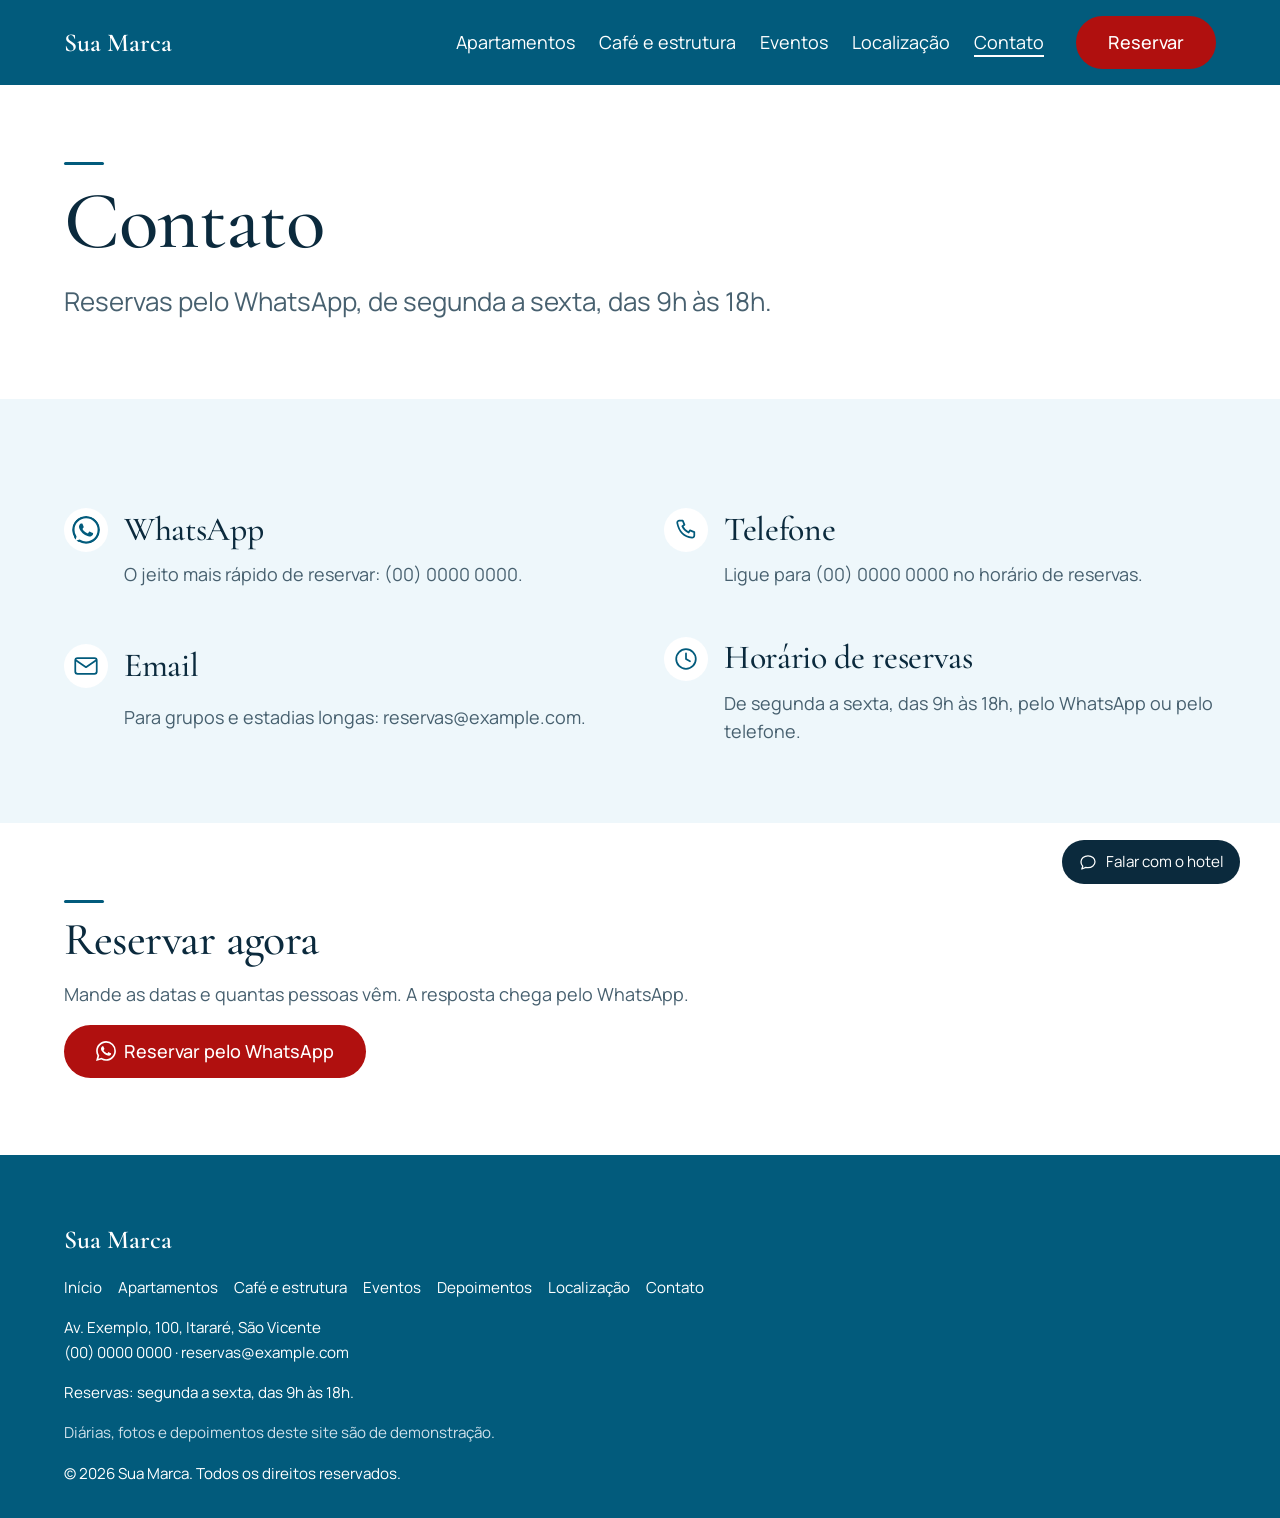
<file: contato.html>
<!doctype html>
<html lang="pt-BR">
<head>
<meta charset="utf-8">
<meta name="viewport" content="width=device-width, initial-scale=1">
<title>Contato: Sua Marca, apart hotel na Praia do Itararé</title>
<meta name="description" content="WhatsApp, telefone e email do apart hotel na Praia do Itararé. Reservas de segunda a sexta, das 9h às 18h.">
<link rel="canonical" href="https://lugusofficial.github.io/hotel-itarare/contato.html">
<meta property="og:type" content="website">
<meta property="og:site_name" content="Sua Marca">
<meta property="og:title" content="Contato: Sua Marca, apart hotel na Praia do Itararé">
<meta property="og:description" content="WhatsApp, telefone e email do apart hotel na Praia do Itararé. Reservas de segunda a sexta, das 9h às 18h.">
<meta property="og:url" content="https://lugusofficial.github.io/hotel-itarare/contato.html">
<meta property="og:image" content="assets/og-image.svg">
<meta name="twitter:card" content="summary_large_image">
<meta name="theme-color" content="#025B7C">
<link rel="icon" href="assets/favicon.svg" type="image/svg+xml">
<link rel="preconnect" href="https://fonts.googleapis.com">
<link rel="preconnect" href="https://fonts.gstatic.com" crossorigin>
<link rel="stylesheet" href="https://fonts.googleapis.com/css2?family=Cormorant+Garamond:wght@500;600&family=Manrope:wght@400;500&display=swap">
<link rel="stylesheet" href="css/tokens.css">
<link rel="stylesheet" href="css/base.css">
<link rel="stylesheet" href="css/site.css?v=df6f4693">
<script type="application/ld+json">{"@context": "https://schema.org", "@type": "ContactPage", "name": "Contato: Sua Marca, apart hotel na Praia do Itararé", "description": "WhatsApp, telefone e email do apart hotel na Praia do Itararé.", "url": "https://lugusofficial.github.io/hotel-itarare/contato.html", "inLanguage": "pt-BR", "isPartOf": {"@type": "WebSite", "name": "Sua Marca", "url": "https://lugusofficial.github.io/hotel-itarare/"}, "about": {"@type": "Hotel", "name": "Sua Marca", "url": "https://lugusofficial.github.io/hotel-itarare/", "address": {"@type": "PostalAddress", "streetAddress": "Av. Exemplo, 100", "addressLocality": "São Vicente", "addressRegion": "SP", "addressCountry": "BR"}}}</script>
<script src="js/main.js" defer></script>
<script src="js/app.js?v=ae43ae35" defer></script>
<script src="js/atendente.js?v=651bd8dc" defer></script>

</head>
<body>
<a class="skip-link" href="#main">Pular para o conteúdo</a>
<svg hidden aria-hidden="true"><symbol id="icon-menu" viewBox="0 0 24 24"><path d="M4 7h16M4 12h16M4 17h16"/></symbol><symbol id="icon-close" viewBox="0 0 24 24"><path d="M6 6l12 12M18 6L6 18"/></symbol><symbol id="icon-arrow" viewBox="0 0 24 24"><path d="M5 12h14M13 6l6 6-6 6"/></symbol><symbol id="icone-ar" viewBox="0 0 24 24" fill="none" stroke="currentColor" stroke-width="1.5" stroke-linecap="round" stroke-linejoin="round"><rect x="3" y="3" width="18" height="8" rx="2"/><path d="M6.5 7.8h11"/><path d="M6 14.6c1.9-1.5 4.1-1.5 6 0s4.1 1.5 6 0"/><path d="M6 19c1.9-1.5 4.1-1.5 6 0s4.1 1.5 6 0"/></symbol><symbol id="icone-wifi" viewBox="0 0 24 24" fill="none" stroke="currentColor" stroke-width="1.5" stroke-linecap="round" stroke-linejoin="round"><path d="M3 8A15 15 0 0 1 21 8"/><path d="M5.8 11.78A10.3 10.3 0 0 1 18.2 11.78"/><path d="M8.65 15.51A5.6 5.6 0 0 1 15.35 15.51"/><circle cx="12" cy="19.9" r=".55"/></symbol><symbol id="icone-tv" viewBox="0 0 24 24" fill="none" stroke="currentColor" stroke-width="1.5" stroke-linecap="round" stroke-linejoin="round"><rect x="3" y="4.5" width="18" height="11.5" rx="2"/><path d="M12 16v2.5"/><path d="M8 18.5h8"/></symbol><symbol id="icone-cozinha" viewBox="0 0 24 24" fill="none" stroke="currentColor" stroke-width="1.5" stroke-linecap="round" stroke-linejoin="round"><path d="M5.5 11h13v5.5a3.5 3.5 0 0 1-3.5 3.5H9a3.5 3.5 0 0 1-3.5-3.5z"/><path d="M3 12.5h2.5M18.5 12.5H21"/><path d="M5 8.5h14"/><path d="M12 6v2.5"/></symbol><symbol id="icone-toalha" viewBox="0 0 24 24" fill="none" stroke="currentColor" stroke-width="1.5" stroke-linecap="round" stroke-linejoin="round"><rect x="5.5" y="5" width="13" height="5.5" rx="2.5"/><path d="M9 5v5.5"/><rect x="3" y="14" width="18" height="5.5" rx="2.5"/><path d="M7.5 14v5.5"/></symbol><symbol id="icone-cafe" viewBox="0 0 24 24" fill="none" stroke="currentColor" stroke-width="1.5" stroke-linecap="round" stroke-linejoin="round"><path d="M8.4 7.4c1.4-1.2 1.4-2.5 0-3.7M11.9 7.4c1.4-1.2 1.4-2.5 0-3.7"/><path d="M5 9.5h11v4.5a4 4 0 0 1-4 4H9a4 4 0 0 1-4-4z"/><path d="M16 11.5h1.8a2.6 2.6 0 0 1 0 5.2H16"/><path d="M3.5 20h15"/></symbol><symbol id="icone-varanda" viewBox="0 0 24 24" fill="none" stroke="currentColor" stroke-width="1.5" stroke-linecap="round" stroke-linejoin="round"><circle cx="16.5" cy="5.5" r="2"/><path d="M4 9.5c2-1.3 4-1.3 6 0s4 1.3 6 0 3-1 4-.6"/><path d="M3 13h18M3 20h18"/><path d="M5 13v7M9 13v7M13 13v7M17 13v7"/></symbol><symbol id="icone-cama" viewBox="0 0 24 24" fill="none" stroke="currentColor" stroke-width="1.5" stroke-linecap="round" stroke-linejoin="round"><path d="M3 6v13"/><path d="M3 15h18v4"/><path d="M21 15v-3a3 3 0 0 0-3-3h-7v6"/><circle cx="7" cy="11.5" r="2"/></symbol><symbol id="icone-pessoas" viewBox="0 0 24 24" fill="none" stroke="currentColor" stroke-width="1.5" stroke-linecap="round" stroke-linejoin="round"><circle cx="9" cy="8" r="3"/><path d="M3.5 19a5.5 5.5 0 0 1 11 0"/><circle cx="16.5" cy="9" r="2.5"/><path d="M15.2 14.2A4.6 4.6 0 0 1 20.5 19"/></symbol><symbol id="icone-quartos" viewBox="0 0 24 24" fill="none" stroke="currentColor" stroke-width="1.5" stroke-linecap="round" stroke-linejoin="round"><path d="M6 21V4.5A1.5 1.5 0 0 1 7.5 3h9A1.5 1.5 0 0 1 18 4.5V21"/><path d="M3.5 21h17"/><circle cx="14.5" cy="12.5" r=".7"/></symbol><symbol id="icone-area" viewBox="0 0 24 24" fill="none" stroke="currentColor" stroke-width="1.5" stroke-linecap="round" stroke-linejoin="round"><path d="M4 9V4h5M20 15v5h-5M15 4h5v5M9 20H4v-5"/></symbol><symbol id="icone-elevador" viewBox="0 0 24 24" fill="none" stroke="currentColor" stroke-width="1.5" stroke-linecap="round" stroke-linejoin="round"><rect x="4" y="3" width="16" height="18" rx="2"/><path d="M12 3v18"/><path d="M6.5 10l2-2.5 2 2.5M13.5 14l2 2.5 2-2.5"/></symbol><symbol id="icone-eventos" viewBox="0 0 24 24" fill="none" stroke="currentColor" stroke-width="1.5" stroke-linecap="round" stroke-linejoin="round"><path d="M8 3h8l-.6 5.2a3.4 3.4 0 0 1-6.8 0z"/><path d="M12 11.6V20"/><path d="M8.5 20.5h7"/></symbol><symbol id="icone-recepcao" viewBox="0 0 24 24" fill="none" stroke="currentColor" stroke-width="1.5" stroke-linecap="round" stroke-linejoin="round"><path d="M5.5 17a6.5 6.5 0 0 1 13 0"/><path d="M12 10.5V8.5"/><path d="M10.5 8h3"/><path d="M3.5 17h17"/><path d="M5 20h14"/></symbol><symbol id="icone-relogio" viewBox="0 0 24 24" fill="none" stroke="currentColor" stroke-width="1.5" stroke-linecap="round" stroke-linejoin="round"><circle cx="12" cy="12" r="8.4"/><path d="M12 7.2V12l3.4 2"/></symbol><symbol id="icone-praia" viewBox="0 0 24 24" fill="none" stroke="currentColor" stroke-width="1.5" stroke-linecap="round" stroke-linejoin="round"><circle cx="16.5" cy="7.5" r="3"/><path d="M3 15.5c2-1.6 4-1.6 6 0s4 1.6 6 0 4-1.6 6 0"/><path d="M3 19.5c2-1.6 4-1.6 6 0s4 1.6 6 0 4-1.6 6 0"/></symbol><symbol id="icone-ilha" viewBox="0 0 24 24" fill="none" stroke="currentColor" stroke-width="1.5" stroke-linecap="round" stroke-linejoin="round"><path d="M4 15.5 9.5 8l3 4 2-2.5 5.5 6"/><path d="M3 19c2-1.4 4-1.4 6 0s4 1.4 6 0 4-1.4 6 0"/></symbol><symbol id="icone-pin" viewBox="0 0 24 24" fill="none" stroke="currentColor" stroke-width="1.5" stroke-linecap="round" stroke-linejoin="round"><path d="M12 21s-6.5-6.2-6.5-11a6.5 6.5 0 0 1 13 0c0 4.8-6.5 11-6.5 11z"/><circle cx="12" cy="10" r="2.3"/></symbol><symbol id="icone-carro" viewBox="0 0 24 24" fill="none" stroke="currentColor" stroke-width="1.5" stroke-linecap="round" stroke-linejoin="round"><path d="M4 13.5 5.8 8.6A2 2 0 0 1 7.7 7.3h8.6a2 2 0 0 1 1.9 1.3L20 13.5"/><rect x="3" y="13.5" width="18" height="5" rx="1.6"/><circle cx="7.3" cy="18.5" r="1.3"/><circle cx="16.7" cy="18.5" r="1.3"/></symbol><symbol id="icone-onibus" viewBox="0 0 24 24" fill="none" stroke="currentColor" stroke-width="1.5" stroke-linecap="round" stroke-linejoin="round"><rect x="4" y="4" width="16" height="14" rx="2.5"/><path d="M4 11h16"/><path d="M7.5 18v2.5M16.5 18v2.5"/><circle cx="8" cy="14.5" r=".6"/><circle cx="16" cy="14.5" r=".6"/></symbol><symbol id="icone-conversa" viewBox="0 0 24 24" fill="none" stroke="currentColor" stroke-width="1.5" stroke-linecap="round" stroke-linejoin="round"><path d="M20.4 11.7c0 3.9-3.76 7.1-8.4 7.1a9.9 9.9 0 0 1-2.6-.34L4.6 20.4l1.1-3.36A6.8 6.8 0 0 1 3.6 11.7C3.6 7.8 7.36 4.6 12 4.6s8.4 3.2 8.4 7.1z"/></symbol><symbol id="icone-telefone" viewBox="0 0 24 24" fill="none" stroke="currentColor" stroke-width="1.5" stroke-linecap="round" stroke-linejoin="round"><path d="M6.3 3.9h2.9l1.5 3.65-1.85 1.2a10.9 10.9 0 0 0 5.4 5.4l1.2-1.85 3.65 1.5v2.9a1.8 1.8 0 0 1-1.98 1.8C10.3 17.9 6.1 13.7 4.5 5.88A1.8 1.8 0 0 1 6.3 3.9z"/></symbol><symbol id="icone-carta" viewBox="0 0 24 24" fill="none" stroke="currentColor" stroke-width="1.5" stroke-linecap="round" stroke-linejoin="round"><rect x="2.8" y="5.3" width="18.4" height="13.4" rx="2"/><path d="M3.6 7.3 12 13l8.4-5.7"/></symbol><symbol id="icone-whatsapp" viewBox="0 0 24 24" fill="currentColor"><path d="M17.472 14.382c-.297-.149-1.758-.867-2.03-.967-.273-.099-.471-.148-.67.15-.197.297-.767.966-.94 1.164-.173.199-.347.223-.644.075-.297-.15-1.255-.463-2.39-1.475-.883-.788-1.48-1.761-1.653-2.059-.173-.297-.018-.458.13-.606.134-.133.298-.347.446-.52.149-.174.198-.298.298-.497.099-.198.05-.371-.025-.52-.075-.149-.669-1.612-.916-2.207-.242-.579-.487-.5-.669-.51-.173-.008-.371-.01-.57-.01-.198 0-.52.074-.792.372-.272.297-1.04 1.016-1.04 2.479 0 1.462 1.065 2.875 1.213 3.074.149.198 2.096 3.2 5.077 4.487.709.306 1.262.489 1.694.625.712.227 1.36.195 1.871.118.571-.085 1.758-.719 2.006-1.413.248-.694.248-1.289.173-1.413-.074-.124-.272-.198-.57-.347m-5.421 7.403h-.004a9.87 9.87 0 0 1-5.031-1.378l-.361-.214-3.741.982.998-3.648-.235-.374a9.86 9.86 0 0 1-1.51-5.26c.001-5.45 4.436-9.884 9.888-9.884 2.64 0 5.122 1.03 6.988 2.898a9.825 9.825 0 0 1 2.893 6.994c-.003 5.45-4.437 9.884-9.885 9.884m8.413-18.297A11.815 11.815 0 0 0 12.05 0C5.495 0 .16 5.335.157 11.892c0 2.096.547 4.142 1.588 5.945L.057 24l6.305-1.654a11.882 11.882 0 0 0 5.683 1.448h.005c6.554 0 11.89-5.335 11.893-11.893a11.821 11.821 0 0 0-3.48-8.413z"/></symbol></svg>
<header class="site-header">
  <div class="container site-header__inner">
    <a class="brand" href="index.html">Sua Marca</a>
    <button class="nav-toggle" type="button" aria-expanded="false" aria-controls="site-nav">
      <svg class="icon icon--menu" aria-hidden="true" focusable="false"><use href="#icon-menu"></use></svg><svg class="icon icon--close" aria-hidden="true" focusable="false" hidden><use href="#icon-close"></use></svg>
      <span class="visually-hidden">Menu</span>
    </button>
    <nav id="site-nav" class="site-nav" aria-label="Principal" data-open="false">
      <ul><li><a href="apartamentos.html">Apartamentos</a></li><li><a href="cafe-e-estrutura.html">Café e estrutura</a></li><li><a href="eventos.html">Eventos</a></li><li><a href="localizacao.html">Localização</a></li><li><a href="contato.html" aria-current="page">Contato</a></li></ul>
      <a class="btn btn--reserva" href="https://wa.me/0000000000">Reservar</a>
    </nav>
  </div>
</header>
<main id="main">

  <section class="section" id="top" aria-labelledby="page-title">
    <div class="container stack--lg">
      <div class="stack">
        <h1 id="page-title">Contato</h1>
        <p class="lead">Reservas pelo WhatsApp, de segunda a sexta, das 9h às 18h.</p>
      </div>
      
    </div>
  </section>

  <section class="section section--alt" aria-labelledby="grupo-title">
    <div class="container stack--lg">
      <h2 id="grupo-title" class="visually-hidden">Canais de contato</h2>
      <ul class="blocks"><li><svg class="blocos__icone" aria-hidden="true" focusable="false" width="44" height="44"><use href="#icone-whatsapp"></use></svg><h2>WhatsApp</h2><p class="muted">O jeito mais rápido de reservar: (00) 0000 0000.</p></li><li><svg class="blocos__icone" aria-hidden="true" focusable="false" width="44" height="44"><use href="#icone-telefone"></use></svg><h2>Telefone</h2><p class="muted">Ligue para (00) 0000 0000 no horário de reservas.</p></li><li><svg class="blocos__icone" aria-hidden="true" focusable="false" width="44" height="44"><use href="#icone-carta"></use></svg><h2>Email</h2><p class="muted">Para grupos e estadias longas: reservas@example.com.</p></li><li><svg class="blocos__icone" aria-hidden="true" focusable="false" width="44" height="44"><use href="#icone-relogio"></use></svg><h2>Horário de reservas</h2><p class="muted">De segunda a sexta, das 9h às 18h, pelo WhatsApp ou pelo telefone.</p></li></ul>
    </div>
  </section>

  <section class="section" aria-labelledby="reservar-title">
    <div class="container chamada">
      <h2 id="reservar-title">Reservar agora</h2>
      <p class="muted">Mande as datas e quantas pessoas vêm. A resposta chega pelo WhatsApp.</p>
      <p><a class="btn btn--reserva" href="https://wa.me/0000000000?text=Ol%C3%A1%21%20Vim%20pelo%20site%20e%20quero%20reservar."><svg class="btn__icone" aria-hidden="true" focusable="false" width="20" height="20"><use href="#icone-whatsapp"></use></svg>Reservar pelo WhatsApp</a></p>
    </div>
  </section>

  <div class="atendente" data-atendente data-whatsapp="https://wa.me/0000000000" hidden>
    <button class="atendente__abrir" type="button" data-atendente-abrir aria-expanded="false" aria-controls="atendente-painel">
      <svg class="atendente__icone" aria-hidden="true" width="20" height="20"><use href="#icone-conversa"></use></svg>
      <span>Falar com o hotel</span>
    </button>
    <div class="atendente__painel" id="atendente-painel" role="dialog" aria-labelledby="atendente-titulo" data-atendente-painel hidden>
      <div class="atendente__topo">
        <p class="atendente__titulo" id="atendente-titulo">Atendente de demonstração</p>
        <button class="atendente__fechar" type="button" data-atendente-fechar>
          <svg class="icon" aria-hidden="true" focusable="false"><use href="#icon-close"></use></svg>
          <span class="visually-hidden">Fechar a conversa</span>
        </button>
      </div>
      <ol class="atendente__mensagens" data-atendente-mensagens aria-live="polite"></ol>
      <ul class="atendente__chips" data-atendente-chips></ul>
      <form class="atendente__form" data-atendente-form>
        <label class="visually-hidden" for="atendente-texto">Sua mensagem</label>
        <input id="atendente-texto" type="text" autocomplete="off" maxlength="200" placeholder="Pergunte sobre apartamentos, diárias ou como chegar">
        <button class="atendente__enviar" type="submit">Enviar</button>
      </form>
      <p class="atendente__aviso">Respostas automáticas de demonstração. Para reservar, a conversa segue no WhatsApp.</p>
    </div>
  </div>
</main>
<footer class="site-footer">
  <div class="container stack">
    <p class="brand">Sua Marca</p>
    <nav aria-label="Rodapé"><ul><li><a href="index.html">Início</a></li><li><a href="apartamentos.html">Apartamentos</a></li><li><a href="cafe-e-estrutura.html">Café e estrutura</a></li><li><a href="eventos.html">Eventos</a></li><li><a href="depoimentos.html">Depoimentos</a></li><li><a href="localizacao.html">Localização</a></li><li><a href="contato.html">Contato</a></li></ul></nav>
    <p>Av. Exemplo, 100, Itararé, São Vicente<br><a href="tel:+0000000000">(00) 0000 0000</a> <span aria-hidden="true">·</span> <a href="mailto:reservas@example.com">reservas@example.com</a></p>
    <p>Reservas: segunda a sexta, das 9h às 18h.</p>
    <p class="site-footer__nota">Diárias, fotos e depoimentos deste site são de demonstração.</p>
    <p>© <span data-year>2026</span> Sua Marca. Todos os direitos reservados.</p>
  </div>
</footer>
</body>
</html>
</file>
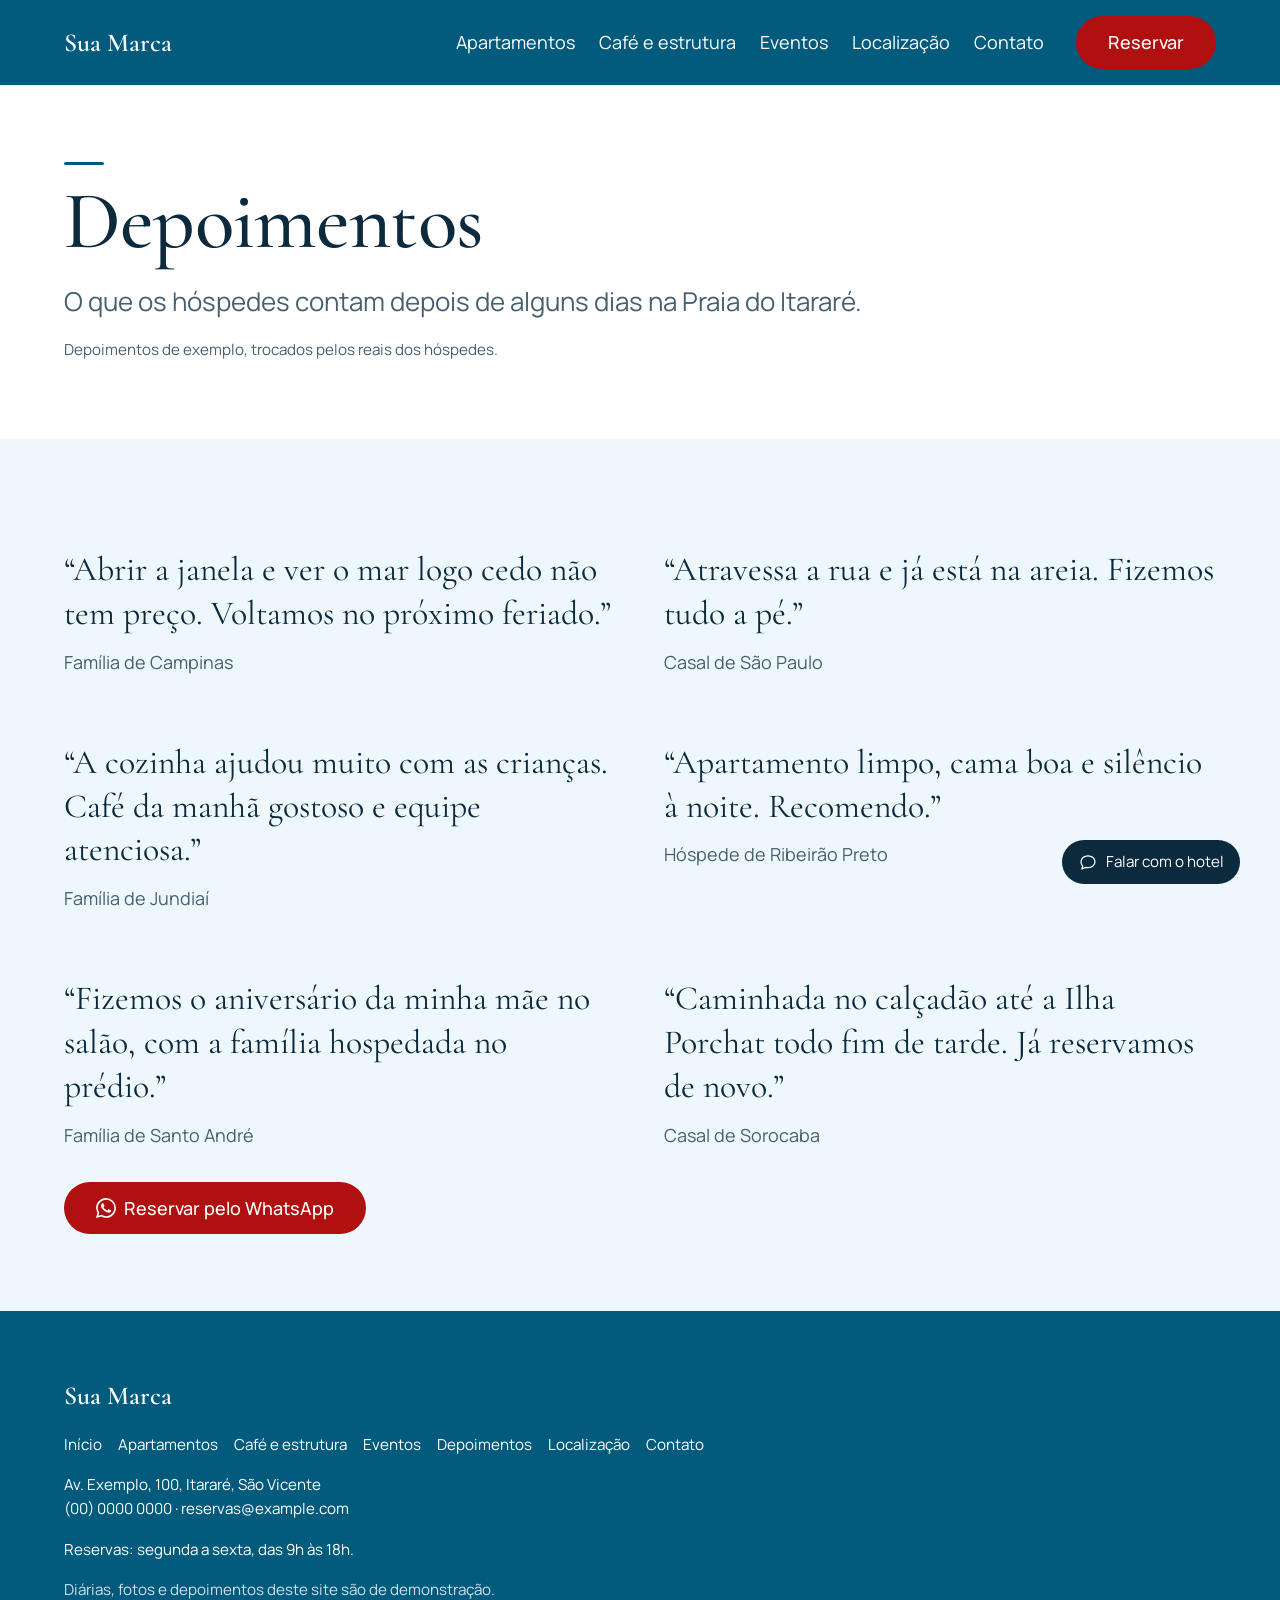
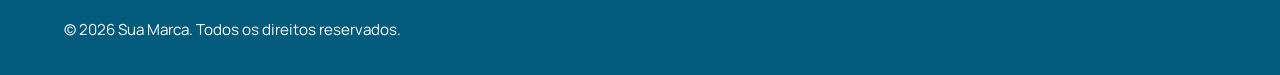
<file: depoimentos.html>
<!doctype html>
<html lang="pt-BR">
<head>
<meta charset="utf-8">
<meta name="viewport" content="width=device-width, initial-scale=1">
<title>Depoimentos: Sua Marca, apart hotel na Praia do Itararé</title>
<meta name="description" content="O que os hóspedes contam da estadia no apart hotel da Praia do Itararé, em São Vicente.">
<link rel="canonical" href="https://lugusofficial.github.io/hotel-itarare/depoimentos.html">
<meta property="og:type" content="website">
<meta property="og:site_name" content="Sua Marca">
<meta property="og:title" content="Depoimentos: Sua Marca, apart hotel na Praia do Itararé">
<meta property="og:description" content="O que os hóspedes contam da estadia no apart hotel da Praia do Itararé, em São Vicente.">
<meta property="og:url" content="https://lugusofficial.github.io/hotel-itarare/depoimentos.html">
<meta property="og:image" content="assets/og-image.svg">
<meta name="twitter:card" content="summary_large_image">
<meta name="theme-color" content="#025B7C">
<link rel="icon" href="assets/favicon.svg" type="image/svg+xml">
<link rel="preconnect" href="https://fonts.googleapis.com">
<link rel="preconnect" href="https://fonts.gstatic.com" crossorigin>
<link rel="stylesheet" href="https://fonts.googleapis.com/css2?family=Cormorant+Garamond:wght@500;600&family=Manrope:wght@400;500&display=swap">
<link rel="stylesheet" href="css/tokens.css">
<link rel="stylesheet" href="css/base.css">
<link rel="stylesheet" href="css/site.css?v=df6f4693">
<script type="application/ld+json">{"@context": "https://schema.org", "@type": "WebPage", "name": "Depoimentos: Sua Marca, apart hotel na Praia do Itararé", "description": "O que os hóspedes contam da estadia no apart hotel da Praia do Itararé, em São Vicente.", "url": "https://lugusofficial.github.io/hotel-itarare/depoimentos.html", "inLanguage": "pt-BR", "isPartOf": {"@type": "WebSite", "name": "Sua Marca", "url": "https://lugusofficial.github.io/hotel-itarare/"}, "about": {"@type": "Hotel", "name": "Sua Marca", "url": "https://lugusofficial.github.io/hotel-itarare/", "address": {"@type": "PostalAddress", "streetAddress": "Av. Exemplo, 100", "addressLocality": "São Vicente", "addressRegion": "SP", "addressCountry": "BR"}}}</script>
<script src="js/main.js" defer></script>
<script src="js/app.js?v=ae43ae35" defer></script>
<script src="js/atendente.js?v=651bd8dc" defer></script>

</head>
<body>
<a class="skip-link" href="#main">Pular para o conteúdo</a>
<svg hidden aria-hidden="true"><symbol id="icon-menu" viewBox="0 0 24 24"><path d="M4 7h16M4 12h16M4 17h16"/></symbol><symbol id="icon-close" viewBox="0 0 24 24"><path d="M6 6l12 12M18 6L6 18"/></symbol><symbol id="icon-arrow" viewBox="0 0 24 24"><path d="M5 12h14M13 6l6 6-6 6"/></symbol><symbol id="icone-ar" viewBox="0 0 24 24" fill="none" stroke="currentColor" stroke-width="1.5" stroke-linecap="round" stroke-linejoin="round"><rect x="3" y="3" width="18" height="8" rx="2"/><path d="M6.5 7.8h11"/><path d="M6 14.6c1.9-1.5 4.1-1.5 6 0s4.1 1.5 6 0"/><path d="M6 19c1.9-1.5 4.1-1.5 6 0s4.1 1.5 6 0"/></symbol><symbol id="icone-wifi" viewBox="0 0 24 24" fill="none" stroke="currentColor" stroke-width="1.5" stroke-linecap="round" stroke-linejoin="round"><path d="M3 8A15 15 0 0 1 21 8"/><path d="M5.8 11.78A10.3 10.3 0 0 1 18.2 11.78"/><path d="M8.65 15.51A5.6 5.6 0 0 1 15.35 15.51"/><circle cx="12" cy="19.9" r=".55"/></symbol><symbol id="icone-tv" viewBox="0 0 24 24" fill="none" stroke="currentColor" stroke-width="1.5" stroke-linecap="round" stroke-linejoin="round"><rect x="3" y="4.5" width="18" height="11.5" rx="2"/><path d="M12 16v2.5"/><path d="M8 18.5h8"/></symbol><symbol id="icone-cozinha" viewBox="0 0 24 24" fill="none" stroke="currentColor" stroke-width="1.5" stroke-linecap="round" stroke-linejoin="round"><path d="M5.5 11h13v5.5a3.5 3.5 0 0 1-3.5 3.5H9a3.5 3.5 0 0 1-3.5-3.5z"/><path d="M3 12.5h2.5M18.5 12.5H21"/><path d="M5 8.5h14"/><path d="M12 6v2.5"/></symbol><symbol id="icone-toalha" viewBox="0 0 24 24" fill="none" stroke="currentColor" stroke-width="1.5" stroke-linecap="round" stroke-linejoin="round"><rect x="5.5" y="5" width="13" height="5.5" rx="2.5"/><path d="M9 5v5.5"/><rect x="3" y="14" width="18" height="5.5" rx="2.5"/><path d="M7.5 14v5.5"/></symbol><symbol id="icone-cafe" viewBox="0 0 24 24" fill="none" stroke="currentColor" stroke-width="1.5" stroke-linecap="round" stroke-linejoin="round"><path d="M8.4 7.4c1.4-1.2 1.4-2.5 0-3.7M11.9 7.4c1.4-1.2 1.4-2.5 0-3.7"/><path d="M5 9.5h11v4.5a4 4 0 0 1-4 4H9a4 4 0 0 1-4-4z"/><path d="M16 11.5h1.8a2.6 2.6 0 0 1 0 5.2H16"/><path d="M3.5 20h15"/></symbol><symbol id="icone-varanda" viewBox="0 0 24 24" fill="none" stroke="currentColor" stroke-width="1.5" stroke-linecap="round" stroke-linejoin="round"><circle cx="16.5" cy="5.5" r="2"/><path d="M4 9.5c2-1.3 4-1.3 6 0s4 1.3 6 0 3-1 4-.6"/><path d="M3 13h18M3 20h18"/><path d="M5 13v7M9 13v7M13 13v7M17 13v7"/></symbol><symbol id="icone-cama" viewBox="0 0 24 24" fill="none" stroke="currentColor" stroke-width="1.5" stroke-linecap="round" stroke-linejoin="round"><path d="M3 6v13"/><path d="M3 15h18v4"/><path d="M21 15v-3a3 3 0 0 0-3-3h-7v6"/><circle cx="7" cy="11.5" r="2"/></symbol><symbol id="icone-pessoas" viewBox="0 0 24 24" fill="none" stroke="currentColor" stroke-width="1.5" stroke-linecap="round" stroke-linejoin="round"><circle cx="9" cy="8" r="3"/><path d="M3.5 19a5.5 5.5 0 0 1 11 0"/><circle cx="16.5" cy="9" r="2.5"/><path d="M15.2 14.2A4.6 4.6 0 0 1 20.5 19"/></symbol><symbol id="icone-quartos" viewBox="0 0 24 24" fill="none" stroke="currentColor" stroke-width="1.5" stroke-linecap="round" stroke-linejoin="round"><path d="M6 21V4.5A1.5 1.5 0 0 1 7.5 3h9A1.5 1.5 0 0 1 18 4.5V21"/><path d="M3.5 21h17"/><circle cx="14.5" cy="12.5" r=".7"/></symbol><symbol id="icone-area" viewBox="0 0 24 24" fill="none" stroke="currentColor" stroke-width="1.5" stroke-linecap="round" stroke-linejoin="round"><path d="M4 9V4h5M20 15v5h-5M15 4h5v5M9 20H4v-5"/></symbol><symbol id="icone-elevador" viewBox="0 0 24 24" fill="none" stroke="currentColor" stroke-width="1.5" stroke-linecap="round" stroke-linejoin="round"><rect x="4" y="3" width="16" height="18" rx="2"/><path d="M12 3v18"/><path d="M6.5 10l2-2.5 2 2.5M13.5 14l2 2.5 2-2.5"/></symbol><symbol id="icone-eventos" viewBox="0 0 24 24" fill="none" stroke="currentColor" stroke-width="1.5" stroke-linecap="round" stroke-linejoin="round"><path d="M8 3h8l-.6 5.2a3.4 3.4 0 0 1-6.8 0z"/><path d="M12 11.6V20"/><path d="M8.5 20.5h7"/></symbol><symbol id="icone-recepcao" viewBox="0 0 24 24" fill="none" stroke="currentColor" stroke-width="1.5" stroke-linecap="round" stroke-linejoin="round"><path d="M5.5 17a6.5 6.5 0 0 1 13 0"/><path d="M12 10.5V8.5"/><path d="M10.5 8h3"/><path d="M3.5 17h17"/><path d="M5 20h14"/></symbol><symbol id="icone-relogio" viewBox="0 0 24 24" fill="none" stroke="currentColor" stroke-width="1.5" stroke-linecap="round" stroke-linejoin="round"><circle cx="12" cy="12" r="8.4"/><path d="M12 7.2V12l3.4 2"/></symbol><symbol id="icone-praia" viewBox="0 0 24 24" fill="none" stroke="currentColor" stroke-width="1.5" stroke-linecap="round" stroke-linejoin="round"><circle cx="16.5" cy="7.5" r="3"/><path d="M3 15.5c2-1.6 4-1.6 6 0s4 1.6 6 0 4-1.6 6 0"/><path d="M3 19.5c2-1.6 4-1.6 6 0s4 1.6 6 0 4-1.6 6 0"/></symbol><symbol id="icone-ilha" viewBox="0 0 24 24" fill="none" stroke="currentColor" stroke-width="1.5" stroke-linecap="round" stroke-linejoin="round"><path d="M4 15.5 9.5 8l3 4 2-2.5 5.5 6"/><path d="M3 19c2-1.4 4-1.4 6 0s4 1.4 6 0 4-1.4 6 0"/></symbol><symbol id="icone-pin" viewBox="0 0 24 24" fill="none" stroke="currentColor" stroke-width="1.5" stroke-linecap="round" stroke-linejoin="round"><path d="M12 21s-6.5-6.2-6.5-11a6.5 6.5 0 0 1 13 0c0 4.8-6.5 11-6.5 11z"/><circle cx="12" cy="10" r="2.3"/></symbol><symbol id="icone-carro" viewBox="0 0 24 24" fill="none" stroke="currentColor" stroke-width="1.5" stroke-linecap="round" stroke-linejoin="round"><path d="M4 13.5 5.8 8.6A2 2 0 0 1 7.7 7.3h8.6a2 2 0 0 1 1.9 1.3L20 13.5"/><rect x="3" y="13.5" width="18" height="5" rx="1.6"/><circle cx="7.3" cy="18.5" r="1.3"/><circle cx="16.7" cy="18.5" r="1.3"/></symbol><symbol id="icone-onibus" viewBox="0 0 24 24" fill="none" stroke="currentColor" stroke-width="1.5" stroke-linecap="round" stroke-linejoin="round"><rect x="4" y="4" width="16" height="14" rx="2.5"/><path d="M4 11h16"/><path d="M7.5 18v2.5M16.5 18v2.5"/><circle cx="8" cy="14.5" r=".6"/><circle cx="16" cy="14.5" r=".6"/></symbol><symbol id="icone-conversa" viewBox="0 0 24 24" fill="none" stroke="currentColor" stroke-width="1.5" stroke-linecap="round" stroke-linejoin="round"><path d="M20.4 11.7c0 3.9-3.76 7.1-8.4 7.1a9.9 9.9 0 0 1-2.6-.34L4.6 20.4l1.1-3.36A6.8 6.8 0 0 1 3.6 11.7C3.6 7.8 7.36 4.6 12 4.6s8.4 3.2 8.4 7.1z"/></symbol><symbol id="icone-telefone" viewBox="0 0 24 24" fill="none" stroke="currentColor" stroke-width="1.5" stroke-linecap="round" stroke-linejoin="round"><path d="M6.3 3.9h2.9l1.5 3.65-1.85 1.2a10.9 10.9 0 0 0 5.4 5.4l1.2-1.85 3.65 1.5v2.9a1.8 1.8 0 0 1-1.98 1.8C10.3 17.9 6.1 13.7 4.5 5.88A1.8 1.8 0 0 1 6.3 3.9z"/></symbol><symbol id="icone-carta" viewBox="0 0 24 24" fill="none" stroke="currentColor" stroke-width="1.5" stroke-linecap="round" stroke-linejoin="round"><rect x="2.8" y="5.3" width="18.4" height="13.4" rx="2"/><path d="M3.6 7.3 12 13l8.4-5.7"/></symbol><symbol id="icone-whatsapp" viewBox="0 0 24 24" fill="currentColor"><path d="M17.472 14.382c-.297-.149-1.758-.867-2.03-.967-.273-.099-.471-.148-.67.15-.197.297-.767.966-.94 1.164-.173.199-.347.223-.644.075-.297-.15-1.255-.463-2.39-1.475-.883-.788-1.48-1.761-1.653-2.059-.173-.297-.018-.458.13-.606.134-.133.298-.347.446-.52.149-.174.198-.298.298-.497.099-.198.05-.371-.025-.52-.075-.149-.669-1.612-.916-2.207-.242-.579-.487-.5-.669-.51-.173-.008-.371-.01-.57-.01-.198 0-.52.074-.792.372-.272.297-1.04 1.016-1.04 2.479 0 1.462 1.065 2.875 1.213 3.074.149.198 2.096 3.2 5.077 4.487.709.306 1.262.489 1.694.625.712.227 1.36.195 1.871.118.571-.085 1.758-.719 2.006-1.413.248-.694.248-1.289.173-1.413-.074-.124-.272-.198-.57-.347m-5.421 7.403h-.004a9.87 9.87 0 0 1-5.031-1.378l-.361-.214-3.741.982.998-3.648-.235-.374a9.86 9.86 0 0 1-1.51-5.26c.001-5.45 4.436-9.884 9.888-9.884 2.64 0 5.122 1.03 6.988 2.898a9.825 9.825 0 0 1 2.893 6.994c-.003 5.45-4.437 9.884-9.885 9.884m8.413-18.297A11.815 11.815 0 0 0 12.05 0C5.495 0 .16 5.335.157 11.892c0 2.096.547 4.142 1.588 5.945L.057 24l6.305-1.654a11.882 11.882 0 0 0 5.683 1.448h.005c6.554 0 11.89-5.335 11.893-11.893a11.821 11.821 0 0 0-3.48-8.413z"/></symbol></svg>
<header class="site-header">
  <div class="container site-header__inner">
    <a class="brand" href="index.html">Sua Marca</a>
    <button class="nav-toggle" type="button" aria-expanded="false" aria-controls="site-nav">
      <svg class="icon icon--menu" aria-hidden="true" focusable="false"><use href="#icon-menu"></use></svg><svg class="icon icon--close" aria-hidden="true" focusable="false" hidden><use href="#icon-close"></use></svg>
      <span class="visually-hidden">Menu</span>
    </button>
    <nav id="site-nav" class="site-nav" aria-label="Principal" data-open="false">
      <ul><li><a href="apartamentos.html">Apartamentos</a></li><li><a href="cafe-e-estrutura.html">Café e estrutura</a></li><li><a href="eventos.html">Eventos</a></li><li><a href="localizacao.html">Localização</a></li><li><a href="contato.html">Contato</a></li></ul>
      <a class="btn btn--reserva" href="https://wa.me/0000000000">Reservar</a>
    </nav>
  </div>
</header>
<main id="main">

  <section class="section" id="top" aria-labelledby="page-title">
    <div class="container stack">
      <h1 id="page-title">Depoimentos</h1>
      <p class="lead">O que os hóspedes contam depois de alguns dias na Praia do Itararé.</p>
      <p class="nota">Depoimentos de exemplo, trocados pelos reais dos hóspedes.</p>
    </div>
  </section>

  <section class="section" aria-labelledby="lista-title">
    <div class="container stack--lg">
      <h2 id="lista-title" class="visually-hidden">Todos os depoimentos</h2>
      <ul class="depo-lista"><li><figure><blockquote><p>Abrir a janela e ver o mar logo cedo não tem preço. Voltamos no próximo feriado.</p></blockquote><figcaption>Família de Campinas</figcaption></figure></li><li><figure><blockquote><p>Atravessa a rua e já está na areia. Fizemos tudo a pé.</p></blockquote><figcaption>Casal de São Paulo</figcaption></figure></li><li><figure><blockquote><p>A cozinha ajudou muito com as crianças. Café da manhã gostoso e equipe atenciosa.</p></blockquote><figcaption>Família de Jundiaí</figcaption></figure></li><li><figure><blockquote><p>Apartamento limpo, cama boa e silêncio à noite. Recomendo.</p></blockquote><figcaption>Hóspede de Ribeirão Preto</figcaption></figure></li><li><figure><blockquote><p>Fizemos o aniversário da minha mãe no salão, com a família hospedada no prédio.</p></blockquote><figcaption>Família de Santo André</figcaption></figure></li><li><figure><blockquote><p>Caminhada no calçadão até a Ilha Porchat todo fim de tarde. Já reservamos de novo.</p></blockquote><figcaption>Casal de Sorocaba</figcaption></figure></li></ul>
      <p><a class="btn btn--reserva" href="https://wa.me/0000000000?text=Ol%C3%A1%21%20Vim%20pelo%20site%20e%20quero%20reservar."><svg class="btn__icone" aria-hidden="true" focusable="false" width="20" height="20"><use href="#icone-whatsapp"></use></svg>Reservar pelo WhatsApp</a></p>
    </div>
  </section>

  <div class="atendente" data-atendente data-whatsapp="https://wa.me/0000000000" hidden>
    <button class="atendente__abrir" type="button" data-atendente-abrir aria-expanded="false" aria-controls="atendente-painel">
      <svg class="atendente__icone" aria-hidden="true" width="20" height="20"><use href="#icone-conversa"></use></svg>
      <span>Falar com o hotel</span>
    </button>
    <div class="atendente__painel" id="atendente-painel" role="dialog" aria-labelledby="atendente-titulo" data-atendente-painel hidden>
      <div class="atendente__topo">
        <p class="atendente__titulo" id="atendente-titulo">Atendente de demonstração</p>
        <button class="atendente__fechar" type="button" data-atendente-fechar>
          <svg class="icon" aria-hidden="true" focusable="false"><use href="#icon-close"></use></svg>
          <span class="visually-hidden">Fechar a conversa</span>
        </button>
      </div>
      <ol class="atendente__mensagens" data-atendente-mensagens aria-live="polite"></ol>
      <ul class="atendente__chips" data-atendente-chips></ul>
      <form class="atendente__form" data-atendente-form>
        <label class="visually-hidden" for="atendente-texto">Sua mensagem</label>
        <input id="atendente-texto" type="text" autocomplete="off" maxlength="200" placeholder="Pergunte sobre apartamentos, diárias ou como chegar">
        <button class="atendente__enviar" type="submit">Enviar</button>
      </form>
      <p class="atendente__aviso">Respostas automáticas de demonstração. Para reservar, a conversa segue no WhatsApp.</p>
    </div>
  </div>
</main>
<footer class="site-footer">
  <div class="container stack">
    <p class="brand">Sua Marca</p>
    <nav aria-label="Rodapé"><ul><li><a href="index.html">Início</a></li><li><a href="apartamentos.html">Apartamentos</a></li><li><a href="cafe-e-estrutura.html">Café e estrutura</a></li><li><a href="eventos.html">Eventos</a></li><li><a href="depoimentos.html">Depoimentos</a></li><li><a href="localizacao.html">Localização</a></li><li><a href="contato.html">Contato</a></li></ul></nav>
    <p>Av. Exemplo, 100, Itararé, São Vicente<br><a href="tel:+0000000000">(00) 0000 0000</a> <span aria-hidden="true">·</span> <a href="mailto:reservas@example.com">reservas@example.com</a></p>
    <p>Reservas: segunda a sexta, das 9h às 18h.</p>
    <p class="site-footer__nota">Diárias, fotos e depoimentos deste site são de demonstração.</p>
    <p>© <span data-year>2026</span> Sua Marca. Todos os direitos reservados.</p>
  </div>
</footer>
</body>
</html>
</file>
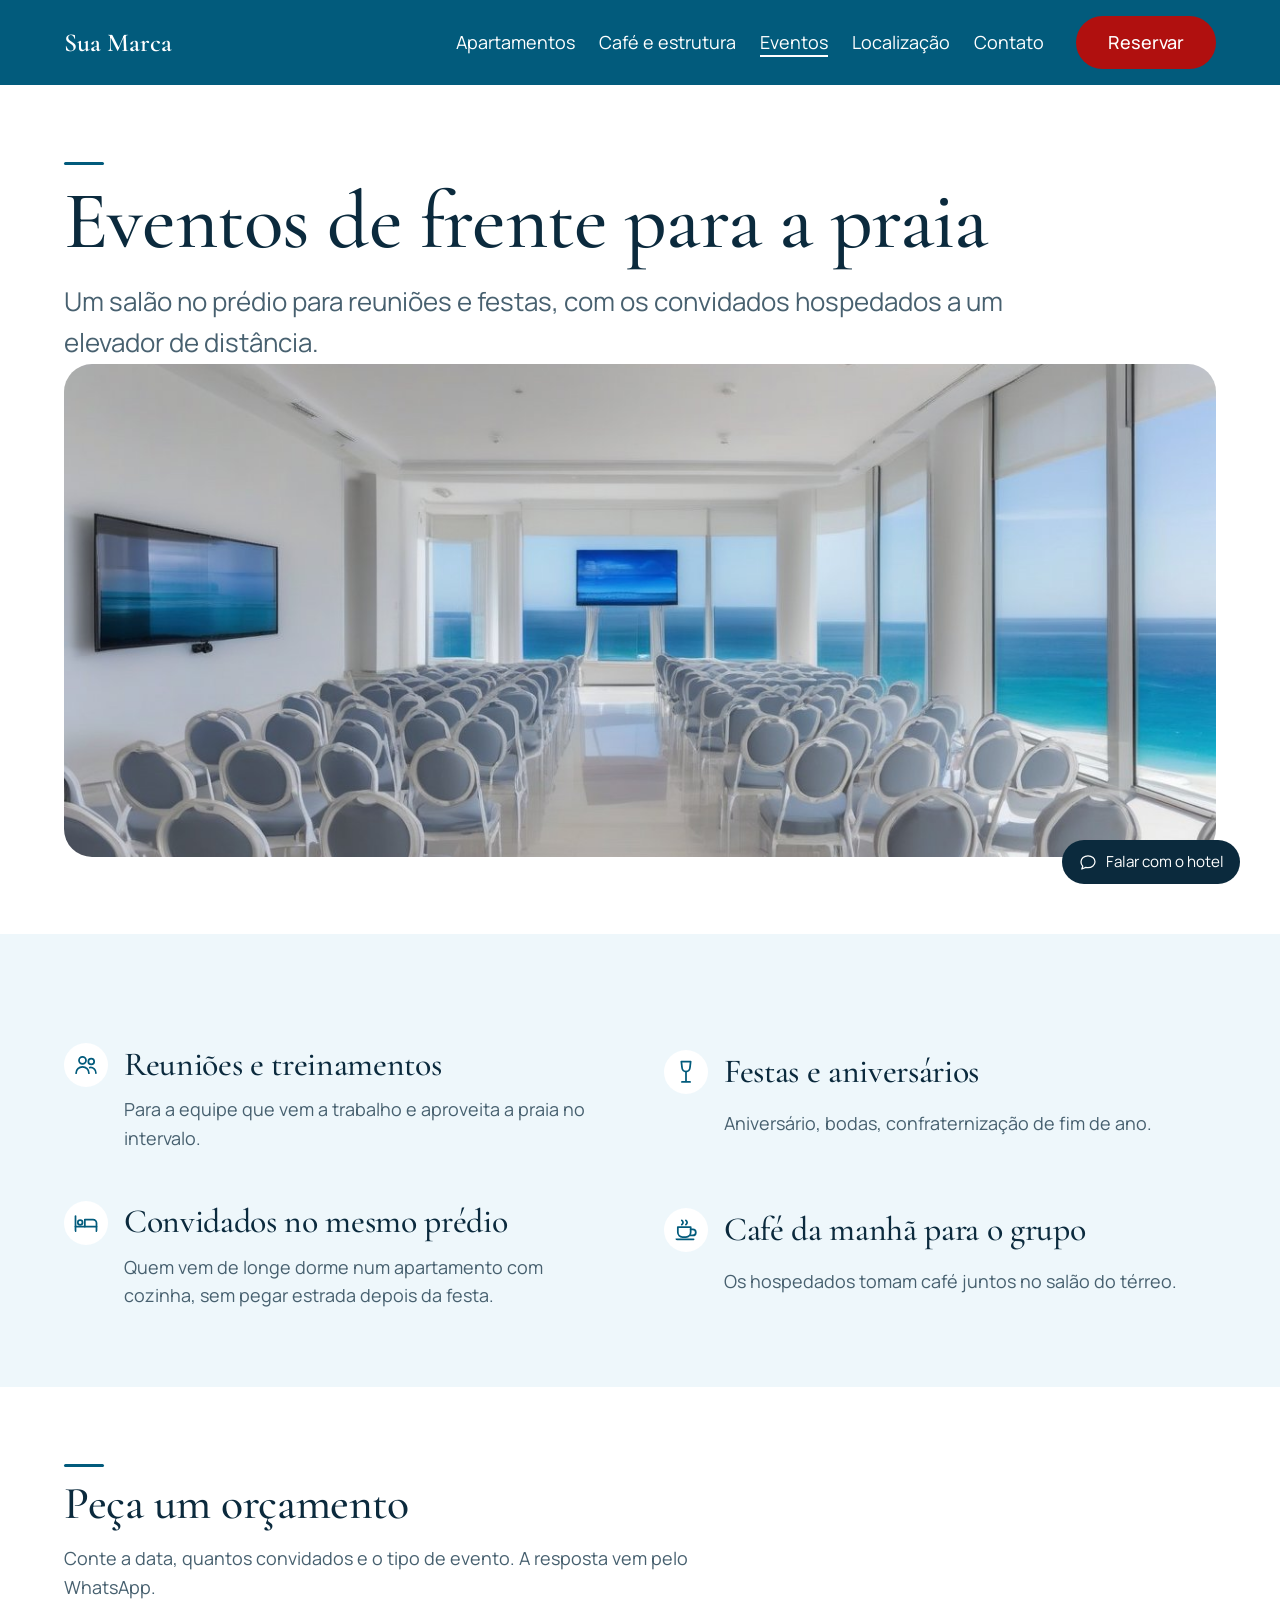
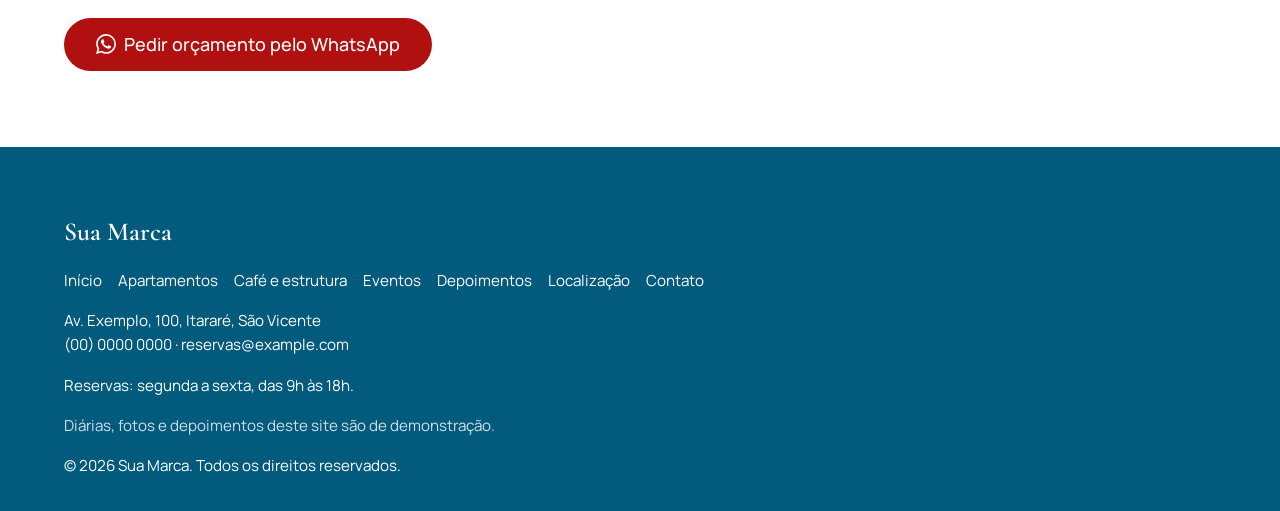
<file: eventos.html>
<!doctype html>
<html lang="pt-BR">
<head>
<meta charset="utf-8">
<meta name="viewport" content="width=device-width, initial-scale=1">
<title>Eventos: Sua Marca, apart hotel na Praia do Itararé</title>
<meta name="description" content="Salão de frente para a Praia do Itararé para reuniões, aniversários e confraternizações, com os convidados hospedados no mesmo prédio. Orçamento pelo WhatsApp.">
<link rel="canonical" href="https://lugusofficial.github.io/hotel-itarare/eventos.html">
<meta property="og:type" content="website">
<meta property="og:site_name" content="Sua Marca">
<meta property="og:title" content="Eventos: Sua Marca, apart hotel na Praia do Itararé">
<meta property="og:description" content="Salão de frente para a Praia do Itararé para reuniões, aniversários e confraternizações, com os convidados hospedados no mesmo prédio. Orçamento pelo WhatsApp.">
<meta property="og:url" content="https://lugusofficial.github.io/hotel-itarare/eventos.html">
<meta property="og:image" content="assets/og-image.svg">
<meta name="twitter:card" content="summary_large_image">
<meta name="theme-color" content="#025B7C">
<link rel="icon" href="assets/favicon.svg" type="image/svg+xml">
<link rel="preconnect" href="https://fonts.googleapis.com">
<link rel="preconnect" href="https://fonts.gstatic.com" crossorigin>
<link rel="stylesheet" href="https://fonts.googleapis.com/css2?family=Cormorant+Garamond:wght@500;600&family=Manrope:wght@400;500&display=swap">
<link rel="stylesheet" href="css/tokens.css">
<link rel="stylesheet" href="css/base.css">
<link rel="stylesheet" href="css/site.css?v=df6f4693">
<script type="application/ld+json">{"@context": "https://schema.org", "@type": "WebPage", "name": "Eventos: Sua Marca, apart hotel na Praia do Itararé", "description": "Salão de frente para a Praia do Itararé para reuniões, aniversários e confraternizações, com os convidados hospedados no mesmo prédio. Orçamento pelo WhatsApp.", "url": "https://lugusofficial.github.io/hotel-itarare/eventos.html", "inLanguage": "pt-BR", "isPartOf": {"@type": "WebSite", "name": "Sua Marca", "url": "https://lugusofficial.github.io/hotel-itarare/"}, "about": {"@type": "Hotel", "name": "Sua Marca", "url": "https://lugusofficial.github.io/hotel-itarare/", "address": {"@type": "PostalAddress", "streetAddress": "Av. Exemplo, 100", "addressLocality": "São Vicente", "addressRegion": "SP", "addressCountry": "BR"}}}</script>
<script src="js/main.js" defer></script>
<script src="js/app.js?v=ae43ae35" defer></script>
<script src="js/atendente.js?v=651bd8dc" defer></script>

</head>
<body>
<a class="skip-link" href="#main">Pular para o conteúdo</a>
<svg hidden aria-hidden="true"><symbol id="icon-menu" viewBox="0 0 24 24"><path d="M4 7h16M4 12h16M4 17h16"/></symbol><symbol id="icon-close" viewBox="0 0 24 24"><path d="M6 6l12 12M18 6L6 18"/></symbol><symbol id="icon-arrow" viewBox="0 0 24 24"><path d="M5 12h14M13 6l6 6-6 6"/></symbol><symbol id="icone-ar" viewBox="0 0 24 24" fill="none" stroke="currentColor" stroke-width="1.5" stroke-linecap="round" stroke-linejoin="round"><rect x="3" y="3" width="18" height="8" rx="2"/><path d="M6.5 7.8h11"/><path d="M6 14.6c1.9-1.5 4.1-1.5 6 0s4.1 1.5 6 0"/><path d="M6 19c1.9-1.5 4.1-1.5 6 0s4.1 1.5 6 0"/></symbol><symbol id="icone-wifi" viewBox="0 0 24 24" fill="none" stroke="currentColor" stroke-width="1.5" stroke-linecap="round" stroke-linejoin="round"><path d="M3 8A15 15 0 0 1 21 8"/><path d="M5.8 11.78A10.3 10.3 0 0 1 18.2 11.78"/><path d="M8.65 15.51A5.6 5.6 0 0 1 15.35 15.51"/><circle cx="12" cy="19.9" r=".55"/></symbol><symbol id="icone-tv" viewBox="0 0 24 24" fill="none" stroke="currentColor" stroke-width="1.5" stroke-linecap="round" stroke-linejoin="round"><rect x="3" y="4.5" width="18" height="11.5" rx="2"/><path d="M12 16v2.5"/><path d="M8 18.5h8"/></symbol><symbol id="icone-cozinha" viewBox="0 0 24 24" fill="none" stroke="currentColor" stroke-width="1.5" stroke-linecap="round" stroke-linejoin="round"><path d="M5.5 11h13v5.5a3.5 3.5 0 0 1-3.5 3.5H9a3.5 3.5 0 0 1-3.5-3.5z"/><path d="M3 12.5h2.5M18.5 12.5H21"/><path d="M5 8.5h14"/><path d="M12 6v2.5"/></symbol><symbol id="icone-toalha" viewBox="0 0 24 24" fill="none" stroke="currentColor" stroke-width="1.5" stroke-linecap="round" stroke-linejoin="round"><rect x="5.5" y="5" width="13" height="5.5" rx="2.5"/><path d="M9 5v5.5"/><rect x="3" y="14" width="18" height="5.5" rx="2.5"/><path d="M7.5 14v5.5"/></symbol><symbol id="icone-cafe" viewBox="0 0 24 24" fill="none" stroke="currentColor" stroke-width="1.5" stroke-linecap="round" stroke-linejoin="round"><path d="M8.4 7.4c1.4-1.2 1.4-2.5 0-3.7M11.9 7.4c1.4-1.2 1.4-2.5 0-3.7"/><path d="M5 9.5h11v4.5a4 4 0 0 1-4 4H9a4 4 0 0 1-4-4z"/><path d="M16 11.5h1.8a2.6 2.6 0 0 1 0 5.2H16"/><path d="M3.5 20h15"/></symbol><symbol id="icone-varanda" viewBox="0 0 24 24" fill="none" stroke="currentColor" stroke-width="1.5" stroke-linecap="round" stroke-linejoin="round"><circle cx="16.5" cy="5.5" r="2"/><path d="M4 9.5c2-1.3 4-1.3 6 0s4 1.3 6 0 3-1 4-.6"/><path d="M3 13h18M3 20h18"/><path d="M5 13v7M9 13v7M13 13v7M17 13v7"/></symbol><symbol id="icone-cama" viewBox="0 0 24 24" fill="none" stroke="currentColor" stroke-width="1.5" stroke-linecap="round" stroke-linejoin="round"><path d="M3 6v13"/><path d="M3 15h18v4"/><path d="M21 15v-3a3 3 0 0 0-3-3h-7v6"/><circle cx="7" cy="11.5" r="2"/></symbol><symbol id="icone-pessoas" viewBox="0 0 24 24" fill="none" stroke="currentColor" stroke-width="1.5" stroke-linecap="round" stroke-linejoin="round"><circle cx="9" cy="8" r="3"/><path d="M3.5 19a5.5 5.5 0 0 1 11 0"/><circle cx="16.5" cy="9" r="2.5"/><path d="M15.2 14.2A4.6 4.6 0 0 1 20.5 19"/></symbol><symbol id="icone-quartos" viewBox="0 0 24 24" fill="none" stroke="currentColor" stroke-width="1.5" stroke-linecap="round" stroke-linejoin="round"><path d="M6 21V4.5A1.5 1.5 0 0 1 7.5 3h9A1.5 1.5 0 0 1 18 4.5V21"/><path d="M3.5 21h17"/><circle cx="14.5" cy="12.5" r=".7"/></symbol><symbol id="icone-area" viewBox="0 0 24 24" fill="none" stroke="currentColor" stroke-width="1.5" stroke-linecap="round" stroke-linejoin="round"><path d="M4 9V4h5M20 15v5h-5M15 4h5v5M9 20H4v-5"/></symbol><symbol id="icone-elevador" viewBox="0 0 24 24" fill="none" stroke="currentColor" stroke-width="1.5" stroke-linecap="round" stroke-linejoin="round"><rect x="4" y="3" width="16" height="18" rx="2"/><path d="M12 3v18"/><path d="M6.5 10l2-2.5 2 2.5M13.5 14l2 2.5 2-2.5"/></symbol><symbol id="icone-eventos" viewBox="0 0 24 24" fill="none" stroke="currentColor" stroke-width="1.5" stroke-linecap="round" stroke-linejoin="round"><path d="M8 3h8l-.6 5.2a3.4 3.4 0 0 1-6.8 0z"/><path d="M12 11.6V20"/><path d="M8.5 20.5h7"/></symbol><symbol id="icone-recepcao" viewBox="0 0 24 24" fill="none" stroke="currentColor" stroke-width="1.5" stroke-linecap="round" stroke-linejoin="round"><path d="M5.5 17a6.5 6.5 0 0 1 13 0"/><path d="M12 10.5V8.5"/><path d="M10.5 8h3"/><path d="M3.5 17h17"/><path d="M5 20h14"/></symbol><symbol id="icone-relogio" viewBox="0 0 24 24" fill="none" stroke="currentColor" stroke-width="1.5" stroke-linecap="round" stroke-linejoin="round"><circle cx="12" cy="12" r="8.4"/><path d="M12 7.2V12l3.4 2"/></symbol><symbol id="icone-praia" viewBox="0 0 24 24" fill="none" stroke="currentColor" stroke-width="1.5" stroke-linecap="round" stroke-linejoin="round"><circle cx="16.5" cy="7.5" r="3"/><path d="M3 15.5c2-1.6 4-1.6 6 0s4 1.6 6 0 4-1.6 6 0"/><path d="M3 19.5c2-1.6 4-1.6 6 0s4 1.6 6 0 4-1.6 6 0"/></symbol><symbol id="icone-ilha" viewBox="0 0 24 24" fill="none" stroke="currentColor" stroke-width="1.5" stroke-linecap="round" stroke-linejoin="round"><path d="M4 15.5 9.5 8l3 4 2-2.5 5.5 6"/><path d="M3 19c2-1.4 4-1.4 6 0s4 1.4 6 0 4-1.4 6 0"/></symbol><symbol id="icone-pin" viewBox="0 0 24 24" fill="none" stroke="currentColor" stroke-width="1.5" stroke-linecap="round" stroke-linejoin="round"><path d="M12 21s-6.5-6.2-6.5-11a6.5 6.5 0 0 1 13 0c0 4.8-6.5 11-6.5 11z"/><circle cx="12" cy="10" r="2.3"/></symbol><symbol id="icone-carro" viewBox="0 0 24 24" fill="none" stroke="currentColor" stroke-width="1.5" stroke-linecap="round" stroke-linejoin="round"><path d="M4 13.5 5.8 8.6A2 2 0 0 1 7.7 7.3h8.6a2 2 0 0 1 1.9 1.3L20 13.5"/><rect x="3" y="13.5" width="18" height="5" rx="1.6"/><circle cx="7.3" cy="18.5" r="1.3"/><circle cx="16.7" cy="18.5" r="1.3"/></symbol><symbol id="icone-onibus" viewBox="0 0 24 24" fill="none" stroke="currentColor" stroke-width="1.5" stroke-linecap="round" stroke-linejoin="round"><rect x="4" y="4" width="16" height="14" rx="2.5"/><path d="M4 11h16"/><path d="M7.5 18v2.5M16.5 18v2.5"/><circle cx="8" cy="14.5" r=".6"/><circle cx="16" cy="14.5" r=".6"/></symbol><symbol id="icone-conversa" viewBox="0 0 24 24" fill="none" stroke="currentColor" stroke-width="1.5" stroke-linecap="round" stroke-linejoin="round"><path d="M20.4 11.7c0 3.9-3.76 7.1-8.4 7.1a9.9 9.9 0 0 1-2.6-.34L4.6 20.4l1.1-3.36A6.8 6.8 0 0 1 3.6 11.7C3.6 7.8 7.36 4.6 12 4.6s8.4 3.2 8.4 7.1z"/></symbol><symbol id="icone-telefone" viewBox="0 0 24 24" fill="none" stroke="currentColor" stroke-width="1.5" stroke-linecap="round" stroke-linejoin="round"><path d="M6.3 3.9h2.9l1.5 3.65-1.85 1.2a10.9 10.9 0 0 0 5.4 5.4l1.2-1.85 3.65 1.5v2.9a1.8 1.8 0 0 1-1.98 1.8C10.3 17.9 6.1 13.7 4.5 5.88A1.8 1.8 0 0 1 6.3 3.9z"/></symbol><symbol id="icone-carta" viewBox="0 0 24 24" fill="none" stroke="currentColor" stroke-width="1.5" stroke-linecap="round" stroke-linejoin="round"><rect x="2.8" y="5.3" width="18.4" height="13.4" rx="2"/><path d="M3.6 7.3 12 13l8.4-5.7"/></symbol><symbol id="icone-whatsapp" viewBox="0 0 24 24" fill="currentColor"><path d="M17.472 14.382c-.297-.149-1.758-.867-2.03-.967-.273-.099-.471-.148-.67.15-.197.297-.767.966-.94 1.164-.173.199-.347.223-.644.075-.297-.15-1.255-.463-2.39-1.475-.883-.788-1.48-1.761-1.653-2.059-.173-.297-.018-.458.13-.606.134-.133.298-.347.446-.52.149-.174.198-.298.298-.497.099-.198.05-.371-.025-.52-.075-.149-.669-1.612-.916-2.207-.242-.579-.487-.5-.669-.51-.173-.008-.371-.01-.57-.01-.198 0-.52.074-.792.372-.272.297-1.04 1.016-1.04 2.479 0 1.462 1.065 2.875 1.213 3.074.149.198 2.096 3.2 5.077 4.487.709.306 1.262.489 1.694.625.712.227 1.36.195 1.871.118.571-.085 1.758-.719 2.006-1.413.248-.694.248-1.289.173-1.413-.074-.124-.272-.198-.57-.347m-5.421 7.403h-.004a9.87 9.87 0 0 1-5.031-1.378l-.361-.214-3.741.982.998-3.648-.235-.374a9.86 9.86 0 0 1-1.51-5.26c.001-5.45 4.436-9.884 9.888-9.884 2.64 0 5.122 1.03 6.988 2.898a9.825 9.825 0 0 1 2.893 6.994c-.003 5.45-4.437 9.884-9.885 9.884m8.413-18.297A11.815 11.815 0 0 0 12.05 0C5.495 0 .16 5.335.157 11.892c0 2.096.547 4.142 1.588 5.945L.057 24l6.305-1.654a11.882 11.882 0 0 0 5.683 1.448h.005c6.554 0 11.89-5.335 11.893-11.893a11.821 11.821 0 0 0-3.48-8.413z"/></symbol></svg>
<header class="site-header">
  <div class="container site-header__inner">
    <a class="brand" href="index.html">Sua Marca</a>
    <button class="nav-toggle" type="button" aria-expanded="false" aria-controls="site-nav">
      <svg class="icon icon--menu" aria-hidden="true" focusable="false"><use href="#icon-menu"></use></svg><svg class="icon icon--close" aria-hidden="true" focusable="false" hidden><use href="#icon-close"></use></svg>
      <span class="visually-hidden">Menu</span>
    </button>
    <nav id="site-nav" class="site-nav" aria-label="Principal" data-open="false">
      <ul><li><a href="apartamentos.html">Apartamentos</a></li><li><a href="cafe-e-estrutura.html">Café e estrutura</a></li><li><a href="eventos.html" aria-current="page">Eventos</a></li><li><a href="localizacao.html">Localização</a></li><li><a href="contato.html">Contato</a></li></ul>
      <a class="btn btn--reserva" href="https://wa.me/0000000000">Reservar</a>
    </nav>
  </div>
</header>
<main id="main">

  <section class="section" id="top" aria-labelledby="page-title">
    <div class="container stack--lg">
      <div class="stack">
        <h1 id="page-title">Eventos de frente para a praia</h1>
        <p class="lead">Um salão no prédio para reuniões e festas, com os convidados hospedados a um elevador de distância.</p>
      </div>
      <figure class="shot shot--largo"><img src="assets/eventos.jpg" alt="Salão de eventos com cadeiras em fileiras e o mar nas janelas (imagem ilustrativa)" width="1216" height="832"></figure>
    </div>
  </section>

  <section class="section section--alt" aria-labelledby="grupo-title">
    <div class="container stack--lg">
      <h2 id="grupo-title" class="visually-hidden">Para que serve o salão</h2>
      <ul class="blocks"><li><svg class="blocos__icone" aria-hidden="true" focusable="false" width="44" height="44"><use href="#icone-pessoas"></use></svg><h2>Reuniões e treinamentos</h2><p class="muted">Para a equipe que vem a trabalho e aproveita a praia no intervalo.</p></li><li><svg class="blocos__icone" aria-hidden="true" focusable="false" width="44" height="44"><use href="#icone-eventos"></use></svg><h2>Festas e aniversários</h2><p class="muted">Aniversário, bodas, confraternização de fim de ano.</p></li><li><svg class="blocos__icone" aria-hidden="true" focusable="false" width="44" height="44"><use href="#icone-cama"></use></svg><h2>Convidados no mesmo prédio</h2><p class="muted">Quem vem de longe dorme num apartamento com cozinha, sem pegar estrada depois da festa.</p></li><li><svg class="blocos__icone" aria-hidden="true" focusable="false" width="44" height="44"><use href="#icone-cafe"></use></svg><h2>Café da manhã para o grupo</h2><p class="muted">Os hospedados tomam café juntos no salão do térreo.</p></li></ul>
    </div>
  </section>

  <section class="section" aria-labelledby="orcamento-title">
    <div class="container chamada">
      <h2 id="orcamento-title">Peça um orçamento</h2>
      <p class="muted">Conte a data, quantos convidados e o tipo de evento. A resposta vem pelo WhatsApp.</p>
      <p><a class="btn btn--reserva" href="https://wa.me/0000000000?text=Ol%C3%A1%21%20Quero%20um%20or%C3%A7amento%20para%20um%20evento%20no%20sal%C3%A3o."><svg class="btn__icone" aria-hidden="true" focusable="false" width="20" height="20"><use href="#icone-whatsapp"></use></svg>Pedir orçamento pelo WhatsApp</a></p>
    </div>
  </section>

  <div class="atendente" data-atendente data-whatsapp="https://wa.me/0000000000" hidden>
    <button class="atendente__abrir" type="button" data-atendente-abrir aria-expanded="false" aria-controls="atendente-painel">
      <svg class="atendente__icone" aria-hidden="true" width="20" height="20"><use href="#icone-conversa"></use></svg>
      <span>Falar com o hotel</span>
    </button>
    <div class="atendente__painel" id="atendente-painel" role="dialog" aria-labelledby="atendente-titulo" data-atendente-painel hidden>
      <div class="atendente__topo">
        <p class="atendente__titulo" id="atendente-titulo">Atendente de demonstração</p>
        <button class="atendente__fechar" type="button" data-atendente-fechar>
          <svg class="icon" aria-hidden="true" focusable="false"><use href="#icon-close"></use></svg>
          <span class="visually-hidden">Fechar a conversa</span>
        </button>
      </div>
      <ol class="atendente__mensagens" data-atendente-mensagens aria-live="polite"></ol>
      <ul class="atendente__chips" data-atendente-chips></ul>
      <form class="atendente__form" data-atendente-form>
        <label class="visually-hidden" for="atendente-texto">Sua mensagem</label>
        <input id="atendente-texto" type="text" autocomplete="off" maxlength="200" placeholder="Pergunte sobre apartamentos, diárias ou como chegar">
        <button class="atendente__enviar" type="submit">Enviar</button>
      </form>
      <p class="atendente__aviso">Respostas automáticas de demonstração. Para reservar, a conversa segue no WhatsApp.</p>
    </div>
  </div>
</main>
<footer class="site-footer">
  <div class="container stack">
    <p class="brand">Sua Marca</p>
    <nav aria-label="Rodapé"><ul><li><a href="index.html">Início</a></li><li><a href="apartamentos.html">Apartamentos</a></li><li><a href="cafe-e-estrutura.html">Café e estrutura</a></li><li><a href="eventos.html">Eventos</a></li><li><a href="depoimentos.html">Depoimentos</a></li><li><a href="localizacao.html">Localização</a></li><li><a href="contato.html">Contato</a></li></ul></nav>
    <p>Av. Exemplo, 100, Itararé, São Vicente<br><a href="tel:+0000000000">(00) 0000 0000</a> <span aria-hidden="true">·</span> <a href="mailto:reservas@example.com">reservas@example.com</a></p>
    <p>Reservas: segunda a sexta, das 9h às 18h.</p>
    <p class="site-footer__nota">Diárias, fotos e depoimentos deste site são de demonstração.</p>
    <p>© <span data-year>2026</span> Sua Marca. Todos os direitos reservados.</p>
  </div>
</footer>
</body>
</html>
</file>
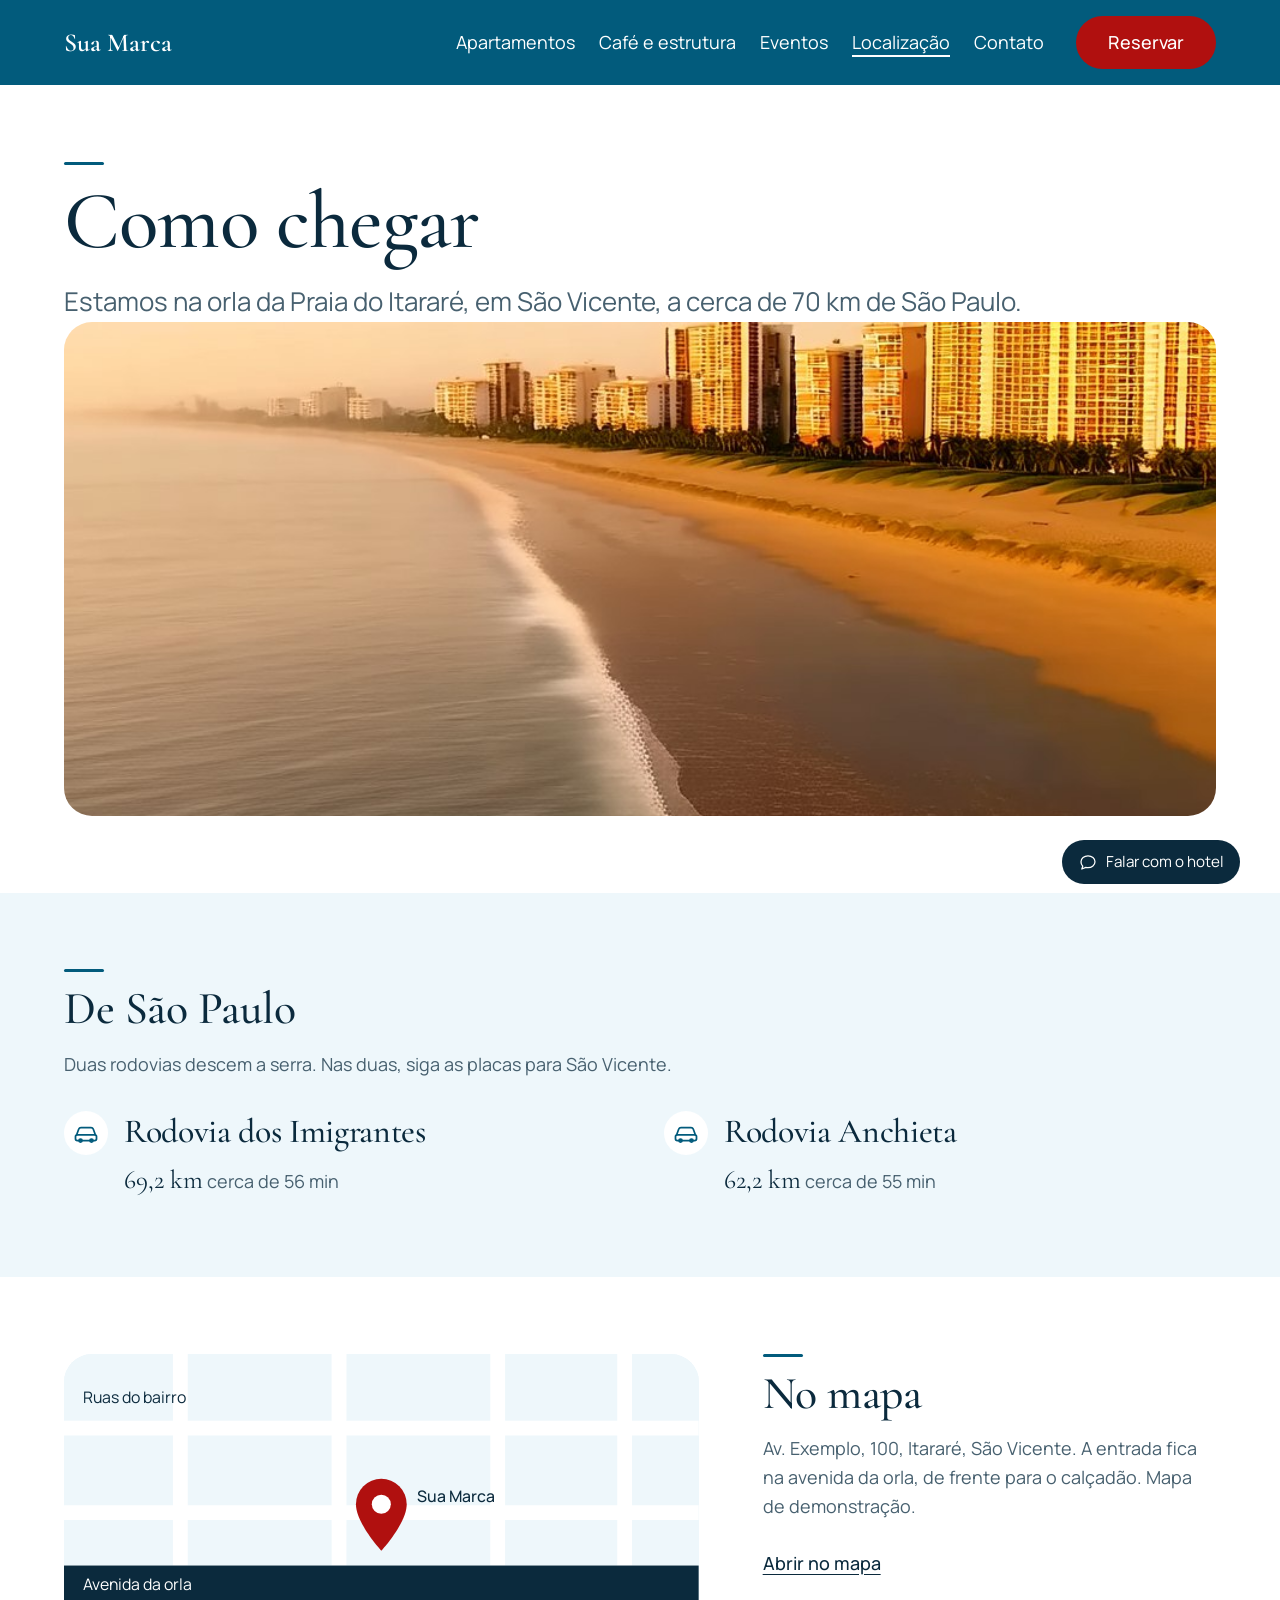
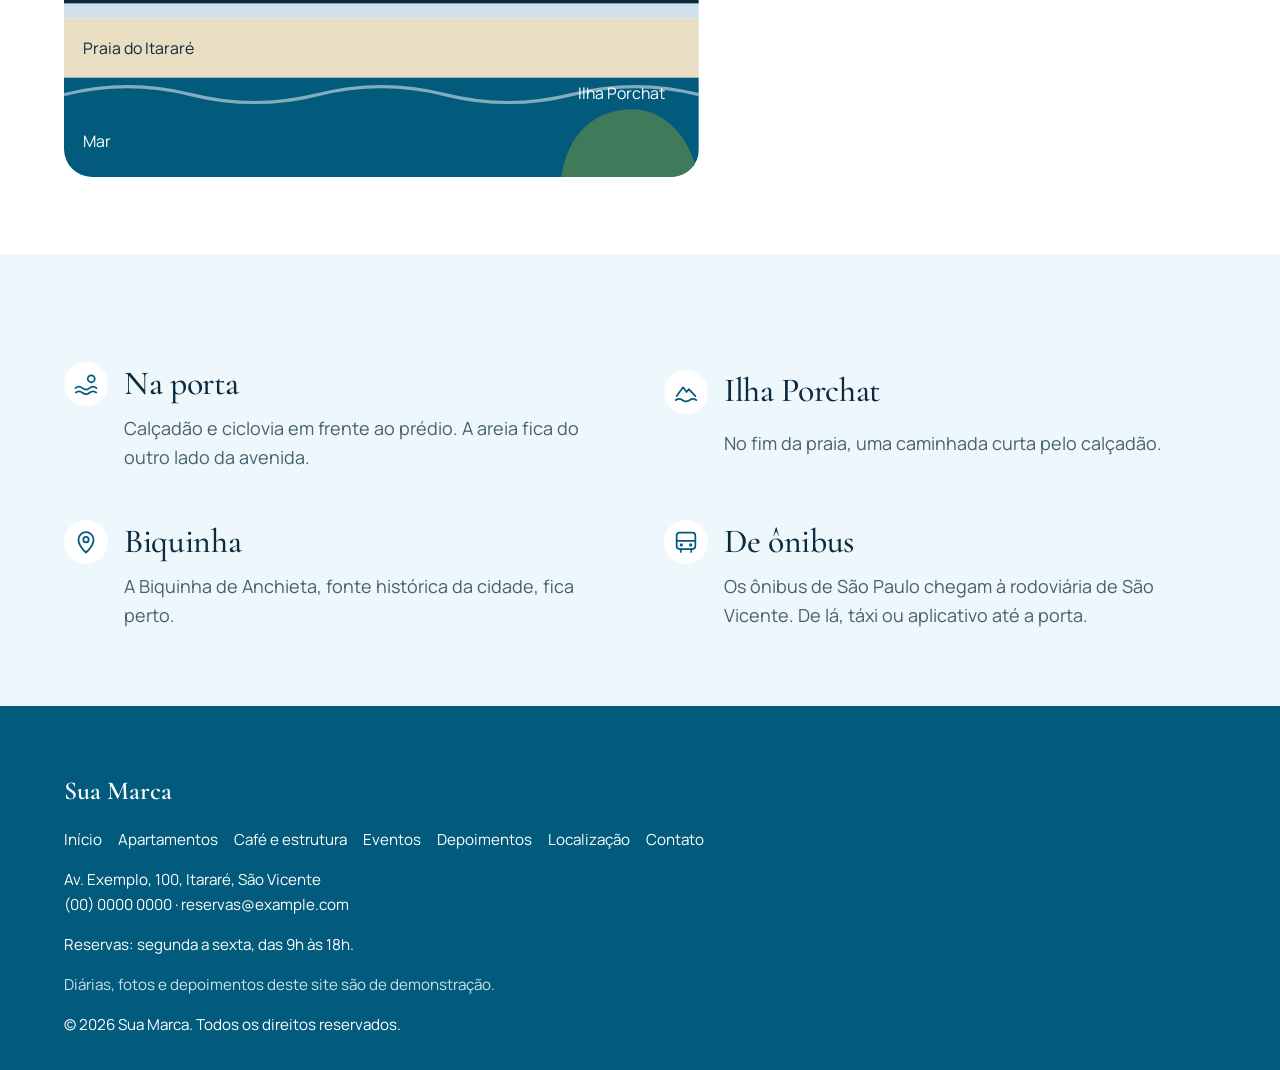
<file: localizacao.html>
<!doctype html>
<html lang="pt-BR">
<head>
<meta charset="utf-8">
<meta name="viewport" content="width=device-width, initial-scale=1">
<title>Localização: Sua Marca, apart hotel na Praia do Itararé</title>
<meta name="description" content="Como chegar ao apart hotel na orla da Praia do Itararé, em São Vicente: rotas de São Paulo pela Imigrantes e pela Anchieta e o que fica perto.">
<link rel="canonical" href="https://lugusofficial.github.io/hotel-itarare/localizacao.html">
<meta property="og:type" content="website">
<meta property="og:site_name" content="Sua Marca">
<meta property="og:title" content="Localização: Sua Marca, apart hotel na Praia do Itararé">
<meta property="og:description" content="Como chegar ao apart hotel na orla da Praia do Itararé, em São Vicente: rotas de São Paulo pela Imigrantes e pela Anchieta e o que fica perto.">
<meta property="og:url" content="https://lugusofficial.github.io/hotel-itarare/localizacao.html">
<meta property="og:image" content="assets/og-image.svg">
<meta name="twitter:card" content="summary_large_image">
<meta name="theme-color" content="#025B7C">
<link rel="icon" href="assets/favicon.svg" type="image/svg+xml">
<link rel="preconnect" href="https://fonts.googleapis.com">
<link rel="preconnect" href="https://fonts.gstatic.com" crossorigin>
<link rel="stylesheet" href="https://fonts.googleapis.com/css2?family=Cormorant+Garamond:wght@500;600&family=Manrope:wght@400;500&display=swap">
<link rel="stylesheet" href="css/tokens.css">
<link rel="stylesheet" href="css/base.css">
<link rel="stylesheet" href="css/site.css?v=df6f4693">
<script type="application/ld+json">{"@context": "https://schema.org", "@type": "WebPage", "name": "Localização: Sua Marca, apart hotel na Praia do Itararé", "description": "Como chegar ao apart hotel na orla da Praia do Itararé, em São Vicente: rotas de São Paulo pela Imigrantes e pela Anchieta e o que fica perto.", "url": "https://lugusofficial.github.io/hotel-itarare/localizacao.html", "inLanguage": "pt-BR", "isPartOf": {"@type": "WebSite", "name": "Sua Marca", "url": "https://lugusofficial.github.io/hotel-itarare/"}, "about": {"@type": "Hotel", "name": "Sua Marca", "url": "https://lugusofficial.github.io/hotel-itarare/", "address": {"@type": "PostalAddress", "streetAddress": "Av. Exemplo, 100", "addressLocality": "São Vicente", "addressRegion": "SP", "addressCountry": "BR"}}}</script>
<script src="js/main.js" defer></script>
<script src="js/app.js?v=ae43ae35" defer></script>
<script src="js/atendente.js?v=651bd8dc" defer></script>

</head>
<body>
<a class="skip-link" href="#main">Pular para o conteúdo</a>
<svg hidden aria-hidden="true"><symbol id="icon-menu" viewBox="0 0 24 24"><path d="M4 7h16M4 12h16M4 17h16"/></symbol><symbol id="icon-close" viewBox="0 0 24 24"><path d="M6 6l12 12M18 6L6 18"/></symbol><symbol id="icon-arrow" viewBox="0 0 24 24"><path d="M5 12h14M13 6l6 6-6 6"/></symbol><symbol id="icone-ar" viewBox="0 0 24 24" fill="none" stroke="currentColor" stroke-width="1.5" stroke-linecap="round" stroke-linejoin="round"><rect x="3" y="3" width="18" height="8" rx="2"/><path d="M6.5 7.8h11"/><path d="M6 14.6c1.9-1.5 4.1-1.5 6 0s4.1 1.5 6 0"/><path d="M6 19c1.9-1.5 4.1-1.5 6 0s4.1 1.5 6 0"/></symbol><symbol id="icone-wifi" viewBox="0 0 24 24" fill="none" stroke="currentColor" stroke-width="1.5" stroke-linecap="round" stroke-linejoin="round"><path d="M3 8A15 15 0 0 1 21 8"/><path d="M5.8 11.78A10.3 10.3 0 0 1 18.2 11.78"/><path d="M8.65 15.51A5.6 5.6 0 0 1 15.35 15.51"/><circle cx="12" cy="19.9" r=".55"/></symbol><symbol id="icone-tv" viewBox="0 0 24 24" fill="none" stroke="currentColor" stroke-width="1.5" stroke-linecap="round" stroke-linejoin="round"><rect x="3" y="4.5" width="18" height="11.5" rx="2"/><path d="M12 16v2.5"/><path d="M8 18.5h8"/></symbol><symbol id="icone-cozinha" viewBox="0 0 24 24" fill="none" stroke="currentColor" stroke-width="1.5" stroke-linecap="round" stroke-linejoin="round"><path d="M5.5 11h13v5.5a3.5 3.5 0 0 1-3.5 3.5H9a3.5 3.5 0 0 1-3.5-3.5z"/><path d="M3 12.5h2.5M18.5 12.5H21"/><path d="M5 8.5h14"/><path d="M12 6v2.5"/></symbol><symbol id="icone-toalha" viewBox="0 0 24 24" fill="none" stroke="currentColor" stroke-width="1.5" stroke-linecap="round" stroke-linejoin="round"><rect x="5.5" y="5" width="13" height="5.5" rx="2.5"/><path d="M9 5v5.5"/><rect x="3" y="14" width="18" height="5.5" rx="2.5"/><path d="M7.5 14v5.5"/></symbol><symbol id="icone-cafe" viewBox="0 0 24 24" fill="none" stroke="currentColor" stroke-width="1.5" stroke-linecap="round" stroke-linejoin="round"><path d="M8.4 7.4c1.4-1.2 1.4-2.5 0-3.7M11.9 7.4c1.4-1.2 1.4-2.5 0-3.7"/><path d="M5 9.5h11v4.5a4 4 0 0 1-4 4H9a4 4 0 0 1-4-4z"/><path d="M16 11.5h1.8a2.6 2.6 0 0 1 0 5.2H16"/><path d="M3.5 20h15"/></symbol><symbol id="icone-varanda" viewBox="0 0 24 24" fill="none" stroke="currentColor" stroke-width="1.5" stroke-linecap="round" stroke-linejoin="round"><circle cx="16.5" cy="5.5" r="2"/><path d="M4 9.5c2-1.3 4-1.3 6 0s4 1.3 6 0 3-1 4-.6"/><path d="M3 13h18M3 20h18"/><path d="M5 13v7M9 13v7M13 13v7M17 13v7"/></symbol><symbol id="icone-cama" viewBox="0 0 24 24" fill="none" stroke="currentColor" stroke-width="1.5" stroke-linecap="round" stroke-linejoin="round"><path d="M3 6v13"/><path d="M3 15h18v4"/><path d="M21 15v-3a3 3 0 0 0-3-3h-7v6"/><circle cx="7" cy="11.5" r="2"/></symbol><symbol id="icone-pessoas" viewBox="0 0 24 24" fill="none" stroke="currentColor" stroke-width="1.5" stroke-linecap="round" stroke-linejoin="round"><circle cx="9" cy="8" r="3"/><path d="M3.5 19a5.5 5.5 0 0 1 11 0"/><circle cx="16.5" cy="9" r="2.5"/><path d="M15.2 14.2A4.6 4.6 0 0 1 20.5 19"/></symbol><symbol id="icone-quartos" viewBox="0 0 24 24" fill="none" stroke="currentColor" stroke-width="1.5" stroke-linecap="round" stroke-linejoin="round"><path d="M6 21V4.5A1.5 1.5 0 0 1 7.5 3h9A1.5 1.5 0 0 1 18 4.5V21"/><path d="M3.5 21h17"/><circle cx="14.5" cy="12.5" r=".7"/></symbol><symbol id="icone-area" viewBox="0 0 24 24" fill="none" stroke="currentColor" stroke-width="1.5" stroke-linecap="round" stroke-linejoin="round"><path d="M4 9V4h5M20 15v5h-5M15 4h5v5M9 20H4v-5"/></symbol><symbol id="icone-elevador" viewBox="0 0 24 24" fill="none" stroke="currentColor" stroke-width="1.5" stroke-linecap="round" stroke-linejoin="round"><rect x="4" y="3" width="16" height="18" rx="2"/><path d="M12 3v18"/><path d="M6.5 10l2-2.5 2 2.5M13.5 14l2 2.5 2-2.5"/></symbol><symbol id="icone-eventos" viewBox="0 0 24 24" fill="none" stroke="currentColor" stroke-width="1.5" stroke-linecap="round" stroke-linejoin="round"><path d="M8 3h8l-.6 5.2a3.4 3.4 0 0 1-6.8 0z"/><path d="M12 11.6V20"/><path d="M8.5 20.5h7"/></symbol><symbol id="icone-recepcao" viewBox="0 0 24 24" fill="none" stroke="currentColor" stroke-width="1.5" stroke-linecap="round" stroke-linejoin="round"><path d="M5.5 17a6.5 6.5 0 0 1 13 0"/><path d="M12 10.5V8.5"/><path d="M10.5 8h3"/><path d="M3.5 17h17"/><path d="M5 20h14"/></symbol><symbol id="icone-relogio" viewBox="0 0 24 24" fill="none" stroke="currentColor" stroke-width="1.5" stroke-linecap="round" stroke-linejoin="round"><circle cx="12" cy="12" r="8.4"/><path d="M12 7.2V12l3.4 2"/></symbol><symbol id="icone-praia" viewBox="0 0 24 24" fill="none" stroke="currentColor" stroke-width="1.5" stroke-linecap="round" stroke-linejoin="round"><circle cx="16.5" cy="7.5" r="3"/><path d="M3 15.5c2-1.6 4-1.6 6 0s4 1.6 6 0 4-1.6 6 0"/><path d="M3 19.5c2-1.6 4-1.6 6 0s4 1.6 6 0 4-1.6 6 0"/></symbol><symbol id="icone-ilha" viewBox="0 0 24 24" fill="none" stroke="currentColor" stroke-width="1.5" stroke-linecap="round" stroke-linejoin="round"><path d="M4 15.5 9.5 8l3 4 2-2.5 5.5 6"/><path d="M3 19c2-1.4 4-1.4 6 0s4 1.4 6 0 4-1.4 6 0"/></symbol><symbol id="icone-pin" viewBox="0 0 24 24" fill="none" stroke="currentColor" stroke-width="1.5" stroke-linecap="round" stroke-linejoin="round"><path d="M12 21s-6.5-6.2-6.5-11a6.5 6.5 0 0 1 13 0c0 4.8-6.5 11-6.5 11z"/><circle cx="12" cy="10" r="2.3"/></symbol><symbol id="icone-carro" viewBox="0 0 24 24" fill="none" stroke="currentColor" stroke-width="1.5" stroke-linecap="round" stroke-linejoin="round"><path d="M4 13.5 5.8 8.6A2 2 0 0 1 7.7 7.3h8.6a2 2 0 0 1 1.9 1.3L20 13.5"/><rect x="3" y="13.5" width="18" height="5" rx="1.6"/><circle cx="7.3" cy="18.5" r="1.3"/><circle cx="16.7" cy="18.5" r="1.3"/></symbol><symbol id="icone-onibus" viewBox="0 0 24 24" fill="none" stroke="currentColor" stroke-width="1.5" stroke-linecap="round" stroke-linejoin="round"><rect x="4" y="4" width="16" height="14" rx="2.5"/><path d="M4 11h16"/><path d="M7.5 18v2.5M16.5 18v2.5"/><circle cx="8" cy="14.5" r=".6"/><circle cx="16" cy="14.5" r=".6"/></symbol><symbol id="icone-conversa" viewBox="0 0 24 24" fill="none" stroke="currentColor" stroke-width="1.5" stroke-linecap="round" stroke-linejoin="round"><path d="M20.4 11.7c0 3.9-3.76 7.1-8.4 7.1a9.9 9.9 0 0 1-2.6-.34L4.6 20.4l1.1-3.36A6.8 6.8 0 0 1 3.6 11.7C3.6 7.8 7.36 4.6 12 4.6s8.4 3.2 8.4 7.1z"/></symbol><symbol id="icone-telefone" viewBox="0 0 24 24" fill="none" stroke="currentColor" stroke-width="1.5" stroke-linecap="round" stroke-linejoin="round"><path d="M6.3 3.9h2.9l1.5 3.65-1.85 1.2a10.9 10.9 0 0 0 5.4 5.4l1.2-1.85 3.65 1.5v2.9a1.8 1.8 0 0 1-1.98 1.8C10.3 17.9 6.1 13.7 4.5 5.88A1.8 1.8 0 0 1 6.3 3.9z"/></symbol><symbol id="icone-carta" viewBox="0 0 24 24" fill="none" stroke="currentColor" stroke-width="1.5" stroke-linecap="round" stroke-linejoin="round"><rect x="2.8" y="5.3" width="18.4" height="13.4" rx="2"/><path d="M3.6 7.3 12 13l8.4-5.7"/></symbol><symbol id="icone-whatsapp" viewBox="0 0 24 24" fill="currentColor"><path d="M17.472 14.382c-.297-.149-1.758-.867-2.03-.967-.273-.099-.471-.148-.67.15-.197.297-.767.966-.94 1.164-.173.199-.347.223-.644.075-.297-.15-1.255-.463-2.39-1.475-.883-.788-1.48-1.761-1.653-2.059-.173-.297-.018-.458.13-.606.134-.133.298-.347.446-.52.149-.174.198-.298.298-.497.099-.198.05-.371-.025-.52-.075-.149-.669-1.612-.916-2.207-.242-.579-.487-.5-.669-.51-.173-.008-.371-.01-.57-.01-.198 0-.52.074-.792.372-.272.297-1.04 1.016-1.04 2.479 0 1.462 1.065 2.875 1.213 3.074.149.198 2.096 3.2 5.077 4.487.709.306 1.262.489 1.694.625.712.227 1.36.195 1.871.118.571-.085 1.758-.719 2.006-1.413.248-.694.248-1.289.173-1.413-.074-.124-.272-.198-.57-.347m-5.421 7.403h-.004a9.87 9.87 0 0 1-5.031-1.378l-.361-.214-3.741.982.998-3.648-.235-.374a9.86 9.86 0 0 1-1.51-5.26c.001-5.45 4.436-9.884 9.888-9.884 2.64 0 5.122 1.03 6.988 2.898a9.825 9.825 0 0 1 2.893 6.994c-.003 5.45-4.437 9.884-9.885 9.884m8.413-18.297A11.815 11.815 0 0 0 12.05 0C5.495 0 .16 5.335.157 11.892c0 2.096.547 4.142 1.588 5.945L.057 24l6.305-1.654a11.882 11.882 0 0 0 5.683 1.448h.005c6.554 0 11.89-5.335 11.893-11.893a11.821 11.821 0 0 0-3.48-8.413z"/></symbol></svg>
<header class="site-header">
  <div class="container site-header__inner">
    <a class="brand" href="index.html">Sua Marca</a>
    <button class="nav-toggle" type="button" aria-expanded="false" aria-controls="site-nav">
      <svg class="icon icon--menu" aria-hidden="true" focusable="false"><use href="#icon-menu"></use></svg><svg class="icon icon--close" aria-hidden="true" focusable="false" hidden><use href="#icon-close"></use></svg>
      <span class="visually-hidden">Menu</span>
    </button>
    <nav id="site-nav" class="site-nav" aria-label="Principal" data-open="false">
      <ul><li><a href="apartamentos.html">Apartamentos</a></li><li><a href="cafe-e-estrutura.html">Café e estrutura</a></li><li><a href="eventos.html">Eventos</a></li><li><a href="localizacao.html" aria-current="page">Localização</a></li><li><a href="contato.html">Contato</a></li></ul>
      <a class="btn btn--reserva" href="https://wa.me/0000000000">Reservar</a>
    </nav>
  </div>
</header>
<main id="main">

  <section class="section" id="top" aria-labelledby="page-title">
    <div class="container stack--lg">
      <div class="stack">
        <h1 id="page-title">Como chegar</h1>
        <p class="lead">Estamos na orla da Praia do Itararé, em São Vicente, a cerca de 70 km de São Paulo.</p>
      </div>
      <figure class="shot shot--largo"><img src="assets/orla-1.jpg" alt="Orla da Praia do Itararé vista do alto, com o calçadão e os prédios (imagem ilustrativa)" width="1216" height="832"></figure>
    </div>
  </section>

  <section class="section" aria-labelledby="rotas-title">
    <div class="container stack--lg">
      <div class="stack">
        <h2 id="rotas-title">De São Paulo</h2>
        <p class="muted">Duas rodovias descem a serra. Nas duas, siga as placas para São Vicente.</p>
      </div>
      <ul class="rotas"><li><svg class="blocos__icone" aria-hidden="true" focusable="false" width="44" height="44"><use href="#icone-carro"></use></svg><h3>Rodovia dos Imigrantes</h3><p><span class="rotas__numeros">69,2 km</span> <span class="muted">cerca de 56 min</span></p></li><li><svg class="blocos__icone" aria-hidden="true" focusable="false" width="44" height="44"><use href="#icone-carro"></use></svg><h3>Rodovia Anchieta</h3><p><span class="rotas__numeros">62,2 km</span> <span class="muted">cerca de 55 min</span></p></li></ul>
    </div>
  </section>

  <section class="section" aria-labelledby="mapa-title">
    <div class="container split split--wide-text">
      <figure class="mapa">
<svg viewBox="0 0 600 400" role="img" aria-label="Mapa esquemático: o prédio fica na avenida da orla, de frente para o calçadão e a Praia do Itararé, com a Ilha Porchat no fim da praia">
  <rect width="600" height="400" fill="var(--color-surface)"/>
  <g stroke="var(--color-bg)" stroke-width="14" fill="none">
    <path d="M0 70H600M0 150H600M110 0V200M260 0V200M410 0V200M530 0V200"/>
  </g>
  <rect y="200" width="600" height="36" fill="var(--color-text)"/>
  <rect y="236" width="600" height="14" fill="var(--color-rule)"/>
  <rect y="250" width="600" height="56" fill="#E9DDC2"/>
  <rect y="306" width="600" height="94" fill="var(--color-accent)"/>
  <path d="M0 322c40-10 80-10 120 0s80 10 120 0 80-10 120 0 80 10 120 0 80-10 120 0" fill="none" stroke="var(--color-bg)" stroke-width="3" opacity=".5"/>
  <path d="M470 400c6-40 30-62 62-64s58 20 68 64z" fill="#3F7A5A"/>
  <g transform="translate(300 152)">
    <path d="M0-34a24 24 0 0 1 24 24c0 18-24 44-24 44S-24 8-24-10A24 24 0 0 1 0-34z" fill="var(--color-cta)"/>
    <circle r="9" cy="-10" fill="var(--color-bg)"/>
  </g>
  <g font-family="var(--font-body)" font-size="15" fill="var(--color-text)">
    <text x="18" y="46">Ruas do bairro</text>
    <text x="18" y="223" fill="var(--color-bg)">Avenida da orla</text>
    <text x="18" y="284">Praia do Itararé</text>
    <text x="18" y="372" fill="var(--color-bg)">Mar</text>
    <text x="486" y="326" fill="var(--color-bg)">Ilha Porchat</text>
    <text x="334" y="140" font-weight="500">Sua Marca</text>
  </g>
</svg>
</figure>
      <div class="stack">
        <h2 id="mapa-title">No mapa</h2>
        <p class="muted">Av. Exemplo, 100, Itararé, São Vicente. A entrada fica na avenida da orla, de frente para o calçadão. Mapa de demonstração.</p>
        <p><a class="btn btn--link" href="https://maps.google.com/?q=Praia+do+Itarar%C3%A9,+S%C3%A3o+Vicente" rel="noopener">Abrir no mapa</a></p>
      </div>
    </div>
  </section>

  <section class="section section--alt" aria-labelledby="grupo-title">
    <div class="container stack--lg">
      <h2 id="grupo-title" class="visually-hidden">O que fica perto</h2>
      <ul class="blocks"><li><svg class="blocos__icone" aria-hidden="true" focusable="false" width="44" height="44"><use href="#icone-praia"></use></svg><h2>Na porta</h2><p class="muted">Calçadão e ciclovia em frente ao prédio. A areia fica do outro lado da avenida.</p></li><li><svg class="blocos__icone" aria-hidden="true" focusable="false" width="44" height="44"><use href="#icone-ilha"></use></svg><h2>Ilha Porchat</h2><p class="muted">No fim da praia, uma caminhada curta pelo calçadão.</p></li><li><svg class="blocos__icone" aria-hidden="true" focusable="false" width="44" height="44"><use href="#icone-pin"></use></svg><h2>Biquinha</h2><p class="muted">A Biquinha de Anchieta, fonte histórica da cidade, fica perto.</p></li><li><svg class="blocos__icone" aria-hidden="true" focusable="false" width="44" height="44"><use href="#icone-onibus"></use></svg><h2>De ônibus</h2><p class="muted">Os ônibus de São Paulo chegam à rodoviária de São Vicente. De lá, táxi ou aplicativo até a porta.</p></li></ul>
    </div>
  </section>

  <div class="atendente" data-atendente data-whatsapp="https://wa.me/0000000000" hidden>
    <button class="atendente__abrir" type="button" data-atendente-abrir aria-expanded="false" aria-controls="atendente-painel">
      <svg class="atendente__icone" aria-hidden="true" width="20" height="20"><use href="#icone-conversa"></use></svg>
      <span>Falar com o hotel</span>
    </button>
    <div class="atendente__painel" id="atendente-painel" role="dialog" aria-labelledby="atendente-titulo" data-atendente-painel hidden>
      <div class="atendente__topo">
        <p class="atendente__titulo" id="atendente-titulo">Atendente de demonstração</p>
        <button class="atendente__fechar" type="button" data-atendente-fechar>
          <svg class="icon" aria-hidden="true" focusable="false"><use href="#icon-close"></use></svg>
          <span class="visually-hidden">Fechar a conversa</span>
        </button>
      </div>
      <ol class="atendente__mensagens" data-atendente-mensagens aria-live="polite"></ol>
      <ul class="atendente__chips" data-atendente-chips></ul>
      <form class="atendente__form" data-atendente-form>
        <label class="visually-hidden" for="atendente-texto">Sua mensagem</label>
        <input id="atendente-texto" type="text" autocomplete="off" maxlength="200" placeholder="Pergunte sobre apartamentos, diárias ou como chegar">
        <button class="atendente__enviar" type="submit">Enviar</button>
      </form>
      <p class="atendente__aviso">Respostas automáticas de demonstração. Para reservar, a conversa segue no WhatsApp.</p>
    </div>
  </div>
</main>
<footer class="site-footer">
  <div class="container stack">
    <p class="brand">Sua Marca</p>
    <nav aria-label="Rodapé"><ul><li><a href="index.html">Início</a></li><li><a href="apartamentos.html">Apartamentos</a></li><li><a href="cafe-e-estrutura.html">Café e estrutura</a></li><li><a href="eventos.html">Eventos</a></li><li><a href="depoimentos.html">Depoimentos</a></li><li><a href="localizacao.html">Localização</a></li><li><a href="contato.html">Contato</a></li></ul></nav>
    <p>Av. Exemplo, 100, Itararé, São Vicente<br><a href="tel:+0000000000">(00) 0000 0000</a> <span aria-hidden="true">·</span> <a href="mailto:reservas@example.com">reservas@example.com</a></p>
    <p>Reservas: segunda a sexta, das 9h às 18h.</p>
    <p class="site-footer__nota">Diárias, fotos e depoimentos deste site são de demonstração.</p>
    <p>© <span data-year>2026</span> Sua Marca. Todos os direitos reservados.</p>
  </div>
</footer>
</body>
</html>
</file>
<file: css/tokens.css>
/* Tokens do site. Muito branco, com as cores da marca como contraste:
   azul petroleo na faixa do cabecalho e no rodape, vermelho so no botao de reserva. */
:root {
  color-scheme: light;
  --color-bg: #FFFFFF;
  --color-surface: #EEF7FB;
  --color-text: #0B2A3D;
  --color-muted: #47606F;
  --color-accent: #025B7C;
  --color-on-accent: #FFFFFF;
  --color-rule: #CFE0EA;
  --color-focus: #025B7C;
  --color-cta: #B0100F;

  --font-display: "Cormorant Garamond", Georgia, 'Times New Roman', serif;
  --font-body: "Manrope", system-ui, -apple-system, 'Segoe UI', Roboto, Arial, sans-serif;
  --weight-display: 500;
  --weight-display-strong: 600;
  --weight-body: 400;
  --weight-body-medium: 500;

  /* Escala fluida. A Cormorant tem olho pequeno, entao os passos de titulo sao um pouco maiores. */
  --step--1: clamp(0.875rem, 0.85rem + 0.15vw, 0.95rem);
  --step-0: clamp(1rem, 0.95rem + 0.3vw, 1.125rem);
  --step-1: clamp(1.3rem, 1.18rem + 0.55vw, 1.65rem);
  --step-2: clamp(1.55rem, 1.35rem + 0.95vw, 2.2rem);
  --step-3: clamp(1.9rem, 1.5rem + 1.7vw, 2.9rem);
  --step-4: clamp(2.3rem, 1.65rem + 3vw, 3.9rem);
  --step-5: clamp(2.7rem, 1.75rem + 4.7vw, 5.1rem);

  --leading-body: 1.6;
  --leading-tight: 1.08;
  --measure: 65ch;

  --space-1: 0.25rem;
  --space-2: 0.5rem;
  --space-3: 0.75rem;
  --space-4: 1rem;
  --space-5: 1.5rem;
  --space-6: 2rem;
  --space-7: 3rem;
  --space-8: 4rem;
  --space-9: 6rem;
  --section-gap: clamp(4rem, 8vw, 6rem);

  --radius-sm: 10px;
  --radius-md: 18px;
  --radius-lg: 28px;
  --radius-pill: 999px;

  --container: 72rem;
  --gutter: clamp(1rem, 4vw, 2.5rem);
}
</file>
<file: css/base.css>
/* Generated by scaffold.py. Base layer: reset, typography, primitives. Do not duplicate these rules in site.css. */
*, *::before, *::after { box-sizing: border-box; }
* { margin: 0; }
html { -webkit-text-size-adjust: 100%; scroll-behavior: smooth; }
body {
  background: var(--color-bg);
  color: var(--color-text);
  font-family: var(--font-body);
  font-weight: var(--weight-body);
  font-size: var(--step-0);
  line-height: var(--leading-body);
  -webkit-font-smoothing: antialiased;
  overflow-wrap: anywhere;
}
img, svg, video { display: block; max-width: 100%; height: auto; }
img { border-radius: var(--radius-md); }
input, button, textarea, select { font: inherit; color: inherit; }
button { cursor: pointer; }
a { color: inherit; text-decoration-thickness: 1px; text-underline-offset: 0.15em; cursor: pointer; }
ul, ol { list-style: none; padding: 0; }
[hidden] { display: none !important; }
table { border-collapse: collapse; width: 100%; }
th, td { text-align: left; padding: var(--space-2) 0; vertical-align: top; }
hr, .rule { border: 0; border-top: 1px solid var(--color-rule); }

h1, h2, h3, h4 {
  font-family: var(--font-display);
  font-weight: var(--weight-display);
  line-height: var(--leading-tight);
  letter-spacing: -0.01em;
  text-wrap: balance;
}
h1 { font-size: var(--step-5); }
h2 { font-size: var(--step-3); }
h3 { font-size: var(--step-1); }
p, li, td, th, dd, dt, label, blockquote { max-width: var(--measure); }
.lead { font-size: var(--step-1); color: var(--color-muted); }
.muted { color: var(--color-muted); }
.label { font-size: var(--step--1); letter-spacing: 0.08em; text-transform: uppercase; color: var(--color-muted); }
.display { font-size: var(--step-4); font-family: var(--font-display); font-weight: var(--weight-display); line-height: var(--leading-tight); }

/* Layout primitives */
.container { width: min(100% - 2 * var(--gutter), var(--container)); margin-inline: auto; }
.container--narrow { max-width: 40rem; }
.container--wide { max-width: 90rem; }
.section { padding-block: var(--section-gap); }
.stack > * + * { margin-top: var(--space-4); }
.stack--lg > * + * { margin-top: var(--space-6); }
.stack--xl > * + * { margin-top: var(--space-8); }
.cluster { display: flex; flex-wrap: wrap; gap: var(--space-4); align-items: center; }
.split { display: grid; gap: var(--space-6); align-items: start; }
.grid { display: grid; gap: var(--space-6) var(--space-7); }
.media { border-radius: var(--radius-lg); overflow: hidden; }
.media img { border-radius: inherit; width: 100%; }
.surface { background: var(--color-surface); border-radius: var(--radius-lg); padding: var(--space-6); }
.numeral { font-family: var(--font-display); font-size: var(--step-4); line-height: 1; color: var(--color-muted); }
@media (min-width: 48em) {
  .split { grid-template-columns: repeat(2, minmax(0, 1fr)); gap: var(--space-8); }
  .split--wide-media { grid-template-columns: 5fr 7fr; }
  .split--wide-text { grid-template-columns: 7fr 5fr; }
  .grid--3 { grid-template-columns: repeat(3, minmax(0, 1fr)); }
  .grid--2 { grid-template-columns: repeat(2, minmax(0, 1fr)); }
  .surface { padding: var(--space-8); }
}

/* Buttons: pill by default, one primary per viewport */
.btn {
  display: inline-flex; align-items: center; justify-content: center; gap: var(--space-2);
  min-height: 3rem; padding: var(--space-3) var(--space-6);
  border-radius: var(--radius-pill); border: 0;
  font-weight: var(--weight-body-medium); text-decoration: none; cursor: pointer;
  transition: opacity 150ms ease, transform 150ms ease;
}
.btn--primary { background: var(--color-accent); color: var(--color-on-accent); }
.btn--primary:hover { opacity: 0.9; }
.btn--primary:active { transform: translateY(1px); }
.btn--link { padding-inline: 0; min-height: auto; text-decoration: underline; text-underline-offset: 0.2em; }
.icon { width: 1.25em; height: 1.25em; fill: none; stroke: currentColor; stroke-width: 1.75; stroke-linecap: round; stroke-linejoin: round; flex: none; }

/* Header and navigation */
.site-header { padding-block: var(--space-4); }
.site-header__inner { display: flex; align-items: center; justify-content: space-between; gap: var(--space-4); flex-wrap: wrap; }
.brand { font-family: var(--font-display); font-weight: var(--weight-display-strong); font-size: var(--step-1); text-decoration: none; }
.nav-toggle { background: none; border: 0; padding: var(--space-2); border-radius: var(--radius-pill); display: inline-flex; }
.site-nav { display: none; width: 100%; padding-top: var(--space-4); }
.site-nav[data-open="true"] { display: block; }
.site-nav ul { display: flex; flex-direction: column; gap: var(--space-3); margin-bottom: var(--space-4); }
.site-nav a:not(.btn) { text-decoration: none; padding-block: var(--space-2); display: inline-block; }
.site-nav a:not(.btn):hover { text-decoration: underline; }
@media (min-width: 48em) {
  .nav-toggle { display: none; }
  .site-nav { display: flex; width: auto; padding: 0; align-items: center; gap: var(--space-6); }
  .site-nav ul { flex-direction: row; gap: var(--space-5); margin: 0; }
}

/* Forms: visible labels, one rule per field */
.field { display: grid; gap: var(--space-2); }
.field input, .field textarea {
  width: 100%; padding: var(--space-3) var(--space-4);
  background: transparent; border: 1px solid var(--color-rule); border-radius: var(--radius-md);
}
.field textarea { min-height: 8rem; resize: vertical; }
.form-status { color: var(--color-muted); min-height: 1.5em; }

/* Footer */
.site-footer { padding-block: var(--space-8) var(--space-6); color: var(--color-muted); font-size: var(--step--1); }
.site-footer nav ul { display: flex; flex-wrap: wrap; gap: var(--space-4); }
.site-footer a { text-decoration: none; }
.site-footer a:hover { text-decoration: underline; }

/* Accessibility */
.visually-hidden { position: absolute; width: 1px; height: 1px; overflow: hidden; clip: rect(0 0 0 0); white-space: nowrap; }
.skip-link { position: absolute; left: -999px; top: var(--space-4); z-index: 10; background: var(--color-accent); color: var(--color-on-accent); padding: var(--space-3) var(--space-5); border-radius: var(--radius-pill); text-decoration: none; }
.skip-link:focus { left: var(--space-4); }
:focus-visible { outline: 2px solid var(--color-focus); outline-offset: 3px; border-radius: var(--radius-sm); }
@media (prefers-reduced-motion: reduce) {
  *, *::before, *::after { animation-duration: 0.01ms !important; animation-iteration-count: 1 !important; transition-duration: 0.01ms !important; scroll-behavior: auto !important; }
}
</file>
<file: css/site.css>
/* Estilos de secao. Regras base e tokens ficam em base.css e tokens.css: aqui so propriedades customizadas, nunca valor solto. */
/* Muito branco, azul ceu claro como superficie, azul petroleo na faixa do cabecalho e no rodape, vermelho so no botao de reserva. */

/* Reveal de rolagem. A classe no <html> vem do js/app.js, entao sem script tudo aparece. */
.js-reveal [data-reveal] { opacity: 0; transform: translateY(18px); transition: opacity 700ms ease, transform 700ms ease; }
.js-reveal [data-reveal].is-visible { opacity: 1; transform: none; }
/* Entrada escalonada: itens de lista dentro de um bloco revelado chegam um depois do outro. */
.js-reveal [data-reveal] :is(.rooms__item, .faixa li, .blocks > li, .depo-lista > li, .rotas li) { opacity: 0; transform: translateY(14px); transition: opacity 600ms ease, transform 600ms ease; }
.js-reveal [data-reveal].is-visible :is(.rooms__item, .faixa li, .blocks > li, .depo-lista > li, .rotas li) { opacity: 1; transform: none; }
.js-reveal [data-reveal].is-visible :is(.rooms__item, .faixa li, .blocks > li, .depo-lista > li, .rotas li):nth-child(2) { transition-delay: 90ms; }
.js-reveal [data-reveal].is-visible :is(.rooms__item, .faixa li, .blocks > li, .depo-lista > li, .rotas li):nth-child(3) { transition-delay: 180ms; }
.js-reveal [data-reveal].is-visible :is(.rooms__item, .faixa li, .blocks > li, .depo-lista > li, .rotas li):nth-child(4) { transition-delay: 270ms; }
.js-reveal [data-reveal].is-visible :is(.rooms__item, .faixa li, .blocks > li, .depo-lista > li, .rotas li):nth-child(5) { transition-delay: 360ms; }
.js-reveal [data-reveal].is-visible :is(.rooms__item, .faixa li, .blocks > li, .depo-lista > li, .rotas li):nth-child(6) { transition-delay: 450ms; }

/* Migalhas */
.crumbs { padding-block: var(--space-4); }
.crumbs ol { width: min(100% - 2 * var(--gutter), var(--container)); margin-inline: auto; display: flex; flex-wrap: wrap; gap: var(--space-2); font-size: var(--step--1); color: var(--color-muted); }
.crumbs li + li::before { content: "/"; margin-right: var(--space-2); color: var(--color-muted); }
.crumbs a { text-decoration: none; }
.crumbs a:hover { text-decoration: underline; }

/* Botao de reserva: o vermelho da marca, so aqui. */
.btn--reserva { background: var(--color-cta); color: var(--color-on-accent); }
.btn--reserva:hover { opacity: 0.9; }
.btn__icone { width: 1.25rem; height: 1.25rem; flex: none; }

/* Heroi da home: o video da orla ocupa a secao inteira */
.cena {
  position: relative;
  height: clamp(30rem, 86vh, 50rem);
  overflow: hidden;
  background: var(--color-text);
  /* Sobe por tras do cabecalho. Padrao 0px, entao sem JavaScript a cena fica no lugar normal. */
  margin-top: calc(-1 * var(--altura-header, 0px));
}
.cena__video { position: absolute; inset: 0; width: 100%; height: 100%; display: block; object-fit: cover; border-radius: 0 0 var(--radius-sm) var(--radius-sm); }
/* Sem autoplay (economia de bateria do iPhone) o Safari desenha um botao de
   play por cima do video. O botao some; o js/app.js troca o video pelo webp. */
.cena__video::-webkit-media-controls,
.cena__video::-webkit-media-controls-start-playback-button { display: none !important; -webkit-appearance: none; }
.cena__veu {
  position: absolute; inset: 0; pointer-events: none;
  background: linear-gradient(100deg, rgba(11,42,61,0.86) 0%, rgba(11,42,61,0.6) 32%, rgba(11,42,61,0.12) 56%, rgba(11,42,61,0) 70%);
}
.cena__texto {
  position: absolute; inset: 0; display: grid; align-content: center;
  pointer-events: none; color: var(--color-bg);
  padding-top: var(--altura-header, 0px);
  padding-bottom: var(--space-7);
}
.cena__texto .label { color: var(--color-rule); }
.cena__texto h1 { max-width: 15ch; color: var(--color-bg); }
.cena__texto .lead { max-width: 34ch; color: var(--color-bg); }
.cena__texto .container { max-width: 64rem; }
.cena__texto .cluster { gap: var(--space-5); }
.cena__texto .btn { pointer-events: auto; }
.cena__texto .btn--link { color: var(--color-bg); }
.cena__texto :focus-visible { outline-color: var(--color-bg); }
/* Setinha no pe do heroi: a pagina continua abaixo do video. */
.cena__seta {
  position: absolute; left: 50%; bottom: var(--space-5); transform: translateX(-50%);
  display: grid; place-items: center; width: 3rem; height: 3rem; border-radius: 50%;
  color: var(--color-bg); background: rgba(11,42,61,0.5);
  transition: background 200ms ease;
}
.cena__seta:hover { background: var(--color-accent); }
.cena__seta:focus-visible { outline-color: var(--color-bg); }
.cena__seta svg { width: 1.5rem; height: 1.5rem; fill: none; stroke: currentColor; stroke-width: 2; stroke-linecap: round; stroke-linejoin: round; }
@media (prefers-reduced-motion: no-preference) { .cena__seta svg { animation: seta 2.2s ease-in-out infinite; } }
@keyframes seta { 0%, 100% { transform: translateY(-3px); } 50% { transform: translateY(4px); } }
/* No celular o botao do atendente ocupa o canto de baixo a direita; a seta vai para a esquerda, alinhada ao texto. */
@media (max-width: 55.99em) { .cena__seta { left: var(--gutter); transform: none; } }

@media (max-width: 55.99em) {
  /* Tela inteira: a cena sobe por tras do cabecalho, entao 100svh enche a tela. */
  .cena { height: 100svh; min-height: 34rem; }
  .cena__texto {
    align-content: start;
    padding-top: calc(var(--altura-header, 0px) + var(--space-6));
  }
  .cena__texto h1 { font-size: var(--step-4); max-width: 13ch; }
  .cena__texto .lead { max-width: 30ch; }
  /* O texto fica em cima, entao o veu escurece de cima para baixo. */
  .cena__veu {
    background: linear-gradient(180deg, rgba(11,42,61,0.88) 0%, rgba(11,42,61,0.7) 46%,
      rgba(11,42,61,0.18) 72%, rgba(11,42,61,0) 88%);
  }
}

/* Cartoes de apartamento: superficie propria, contorno e foto sangrando no topo.
   As linhas do grid sao fixas e o resumo recebe 1fr, entao preco e fatos encostam na base. */
.rooms { display: grid; gap: var(--space-5); align-items: stretch; }
.rooms__item {
  max-width: none;
  display: grid;
  grid-template-rows: auto 1fr auto auto;
  gap: 0;
  background: var(--color-bg);
  border: 1px solid var(--color-rule);
  border-radius: var(--radius-lg);
  overflow: hidden;
  padding-bottom: var(--space-5);
  position: relative;
  cursor: pointer;
  transition: border-color 220ms ease, transform 220ms ease;
}
/* O link cobre o cartao inteiro. */
.rooms__link::after { content: ""; position: absolute; inset: 0; }
.rooms__item :where(h2, h3, p, li) { user-select: none; }
.rooms__item:hover { border-color: var(--color-accent); transform: translateY(-3px); }
.rooms__link { text-decoration: none; display: grid; gap: 0; }
.rooms__link img {
  width: 100%;
  aspect-ratio: 4 / 3;
  object-fit: cover;
  border-radius: var(--radius-lg) var(--radius-lg) 0 0;
  transition: transform 500ms ease;
}
.rooms__foto { display: block; overflow: hidden; border-radius: var(--radius-lg) var(--radius-lg) 0 0; }
.rooms__item:hover .rooms__link img { transform: scale(1.03); }
.rooms__link h2, .rooms__link h3 {
  font-size: var(--step-2);
  padding-inline: var(--space-5);
  margin-top: var(--space-4);
  margin-bottom: var(--space-2);
}
.rooms__item:hover .rooms__link :is(h2, h3) { color: var(--color-accent); }
.rooms__resumo { padding-inline: var(--space-5); margin-bottom: var(--space-4); max-width: 36ch; }
.rooms__fatos {
  display: flex; flex-wrap: wrap; gap: var(--space-2) var(--space-4);
  margin: 0 0 var(--space-4); padding-inline: var(--space-5);
  font-size: var(--step--1); color: var(--color-muted);
}
.rooms__fatos li { display: inline-flex; align-items: center; gap: var(--space-2); max-width: none; }
.fato__icone { width: 1.15rem; height: 1.15rem; color: var(--color-accent); flex: none; }
.rooms__preco { margin: 0 var(--space-5); display: grid; gap: 2px; }
.rooms__desde { font-size: var(--step--1); letter-spacing: 0.06em; text-transform: uppercase; color: var(--color-muted); }
.rooms__valor { display: flex; align-items: baseline; gap: 0.35em; }
.rooms__valor span { font-size: var(--step--1); color: var(--color-muted); }
.rooms__valor strong { font-family: var(--font-display); font-weight: var(--weight-display-strong); font-size: var(--step-3); color: var(--color-text); line-height: 1; }
@media (min-width: 40em) { .rooms { grid-template-columns: repeat(2, minmax(0, 1fr)); } }
@media (min-width: 72em) { .rooms { grid-template-columns: repeat(3, minmax(0, 1fr)); } }

/* Faixa de comodidades com icones */
.faixa { display: grid; grid-template-columns: repeat(2, minmax(0, 1fr)); gap: var(--space-6) var(--space-5); }
.faixa li { max-width: none; display: grid; justify-items: center; text-align: center; gap: var(--space-3); }
.faixa__icone {
  width: 4.5rem; height: 4.5rem; padding: 1.1rem;
  color: var(--color-accent); background: var(--color-surface); border-radius: 50%;
  transition: transform 300ms ease, color 300ms ease;
}
.faixa li:hover .faixa__icone { transform: translateY(-3px); color: var(--color-cta); }
@media (min-width: 40em) { .faixa { grid-template-columns: repeat(3, minmax(0, 1fr)); } }
@media (min-width: 64em) { .faixa { grid-template-columns: repeat(6, minmax(0, 1fr)); } }

/* Fichas tecnicas */
.specs { display: grid; gap: var(--space-4); }
.specs div { display: grid; gap: var(--space-1); }
.specs dt { display: flex; align-items: center; gap: var(--space-2); font-size: var(--step--1); letter-spacing: 0.08em; text-transform: uppercase; color: var(--color-muted); }
.specs dd { margin: 0; font-family: var(--font-display); font-size: var(--step-1); line-height: 1.2; }
.specs--stack dd { font-family: var(--font-body); font-size: var(--step-0); }
@media (min-width: 40em) { .specs { grid-template-columns: repeat(3, minmax(0, 1fr)); gap: var(--space-5); } .specs--stack { grid-template-columns: 1fr; } }

/* Pagina de apartamento */
.room { display: grid; gap: var(--space-7); align-items: start; }
.room__intro h1 { max-width: 12ch; }
.room__intro .lead { max-width: 40ch; }
.fineprint { font-size: var(--step--1); max-width: 46ch; }
@media (min-width: 64em) { .room { grid-template-columns: 5fr 7fr; gap: var(--space-8); } }

/* Galeria */
.gal { display: grid; gap: var(--space-4); }
.gal__viewport { overflow: hidden; border-radius: var(--radius-lg); }
.gal__track { display: flex; transition: transform 520ms cubic-bezier(0.33, 1, 0.68, 1); }
.gal__slide { flex: 0 0 100%; min-width: 100%; max-width: none; }
.gal__slide img { width: 100%; aspect-ratio: 3 / 2; object-fit: cover; display: block; }
.gal__controls { display: flex; align-items: center; gap: var(--space-4); }
.gal__arrow {
  background: var(--color-surface); border: 0; border-radius: var(--radius-pill);
  min-width: 2.75rem; min-height: 2.75rem;
  display: inline-flex; align-items: center; justify-content: center;
  color: var(--color-text); transition: background 200ms ease, color 200ms ease;
}
.gal__arrow:hover { background: var(--color-accent); color: var(--color-on-accent); }
.gal__arrow .icon--prev { transform: rotate(180deg); }
.gal__dots { display: flex; gap: var(--space-2); margin-inline: auto 0; }
.gal__dots li { max-width: none; display: flex; }
.gal__dot { width: 1.5rem; height: 1.5rem; padding: 0; background: none; border: 0; display: grid; place-items: center; }
.gal__dot::before {
  content: ""; display: block; width: 0.5rem; height: 0.5rem;
  background: var(--color-rule); border-radius: var(--radius-pill);
  transition: width 250ms ease, background 250ms ease;
}
.gal__dot[aria-current="true"] { width: 2.5rem; }
.gal__dot[aria-current="true"]::before { background: var(--color-accent); width: 1.5rem; }
.gal:not(.is-live) .gal__controls { display: none; }
.gal:not(.is-live) .gal__track { flex-direction: column; gap: var(--space-4); }

/* Tour 360: palco do panorama e a descricao em texto abaixo */
.tour { display: grid; gap: var(--space-6); align-items: start; }
.tour__palco { position: relative; display: grid; gap: var(--space-4); }
.tour__canvas {
  width: 100%; height: clamp(20rem, 58vw, 36rem); display: block;
  border-radius: var(--radius-lg); background: var(--color-surface);
  touch-action: pan-y; user-select: none;
}
.tour__capa {
  position: absolute; inset: 0; display: grid; place-items: center;
  border-radius: var(--radius-lg); overflow: hidden;
  height: clamp(20rem, 58vw, 36rem);
}
/* Antes de o tour abrir, os controles ficam fora da pagina e da ordem de foco. */
.tour:not([data-pronto="true"]) .tour__controles,
.tour:not([data-pronto="true"]) .tour__status { display: none; }
.tour__capa img { position: absolute; inset: 0; width: 100%; height: 100%; object-fit: cover; }
/* O veu escurece a foto para o botao se destacar; sem pointer-events none ele come o clique. */
.tour__capa::after { content: ""; position: absolute; inset: 0; background: rgba(11, 42, 61, 0.4); pointer-events: none; }
.tour__start { position: relative; z-index: 1; }
.tour[data-pronto="true"] .tour__capa { display: none; }
.tour__controles { display: flex; flex-wrap: wrap; gap: var(--space-2); }
/* 2.75rem de alvo: acima do minimo de 24 px do criterio 2.5.8 da WCAG 2.2 */
.tour__btn {
  min-width: 2.75rem; min-height: 2.75rem; padding: 0 var(--space-3);
  font: inherit; font-size: var(--step--1); line-height: 1;
  color: var(--color-bg); background: var(--color-text);
  border: 0; border-radius: var(--radius-pill);
  cursor: pointer; transition: background 180ms ease;
}
.tour__btn:hover { background: var(--color-accent); }
.tour__btn--texto { padding-inline: var(--space-4); }
.tour__status { min-height: 1.5em; font-size: var(--step--1); color: var(--color-muted); margin: 0; }
.tour__aviso { font-size: var(--step--1); color: var(--color-muted); max-width: 48ch; }
.tour__lado h3 { font-size: var(--step-2); }
.tour__lista { display: grid; gap: var(--space-3); }
.tour__lista li { max-width: 40ch; padding-left: var(--space-4); position: relative; }
.tour__lista li::before { content: ""; position: absolute; left: 0; top: 0.75em; width: 0.5rem; height: 1px; background: var(--color-accent); }
@media (min-width: 48em) {
  .tour__lista { grid-template-columns: repeat(2, minmax(0, 1fr)); gap: var(--space-3) var(--space-6); }
  .tour__lista li { max-width: none; }
}

/* Comodidades do apartamento */
.amen { display: grid; gap: var(--space-4); }
.amen li { max-width: none; display: grid; grid-template-columns: 1.5rem 1fr; gap: var(--space-3); align-items: center; }
/* Classe propria, nao .icon: o base.css impoe stroke-width 1.75 a .icon e o conjunto foi equilibrado em 1.5. */
.amen__icone { width: 1.5rem; height: 1.5rem; color: var(--color-accent); flex: none; }
@media (min-width: 40em) { .amen { grid-template-columns: repeat(2, minmax(0, 1fr)); gap: var(--space-4) var(--space-6); } }

/* Outros apartamentos */
.others { display: grid; gap: var(--space-3); }
.others li { max-width: none; padding-block: var(--space-2); }
.others a { text-decoration: none; font-family: var(--font-display); font-size: var(--step-2); }
.others a:hover { color: var(--color-accent); text-decoration: underline; }
.others .muted { font-family: var(--font-body); font-size: var(--step--1); }

/* Barra fixa de preco no celular */
.pricebar {
  position: fixed; left: 0; right: 0; bottom: 0; z-index: 20;
  display: flex; align-items: center; justify-content: space-between; gap: var(--space-4);
  padding: var(--space-3) var(--gutter);
  background: var(--color-bg); border-top: 1px solid var(--color-rule);
  transform: translateY(110%); transition: transform 280ms ease;
}
.pricebar.is-shown { transform: none; }
.pricebar__price { margin: 0; font-family: var(--font-display); font-size: var(--step-1); line-height: 1.2; }
.pricebar .btn { flex: none; white-space: nowrap; }
@media (min-width: 64em) { .pricebar { display: none; } }

/* Paginas simples: blocos com icone */
.blocks { display: grid; gap: var(--space-6); }
.blocks li { max-width: none; }
.blocks h2 { font-size: var(--step-2); }
.blocks p { max-width: 50ch; }
@media (min-width: 48em) { .blocks { grid-template-columns: repeat(2, minmax(0, 1fr)); gap: var(--space-7); } }
/* Icone alinhado com o titulo, nao empurrando o texto para o lado. */
.blocks > li { display: grid; grid-template-columns: 2.75rem 1fr; gap: var(--space-2) var(--space-4); }
.blocks > li > h2 { margin: 0; align-self: center; }
.blocks > li > p { grid-column: 2; margin: 0; }
.blocos__icone {
  width: 2.75rem; height: 2.75rem; padding: var(--space-2); align-self: center;
  color: var(--color-accent); background: var(--color-bg); border-radius: 50%; flex: none;
}

.shot { margin: 0; border-radius: var(--radius-lg); overflow: hidden; }
.shot img { width: 100%; aspect-ratio: 3 / 2; object-fit: cover; transition: transform 700ms ease; }
.shot:hover img { transform: scale(1.02); }
.shot--largo img { aspect-ratio: 21 / 9; }
@media (max-width: 47.99em) { .shot--largo img { aspect-ratio: 3 / 2; } }

/* Dois blocos lado a lado na mesma secao (cafe e eventos na home) */
.duo { display: grid; gap: var(--space-8); }
.duo > li { max-width: none; display: grid; gap: var(--space-4); align-content: start; }
.duo h3 { font-size: var(--step-2); }
@media (min-width: 48em) { .duo { grid-template-columns: repeat(2, minmax(0, 1fr)); gap: var(--space-7); } }

/* Contato e reservas */
.facts { display: grid; gap: var(--space-5); }
.facts li { display: grid; grid-template-columns: 2.25rem 1fr; gap: 0 var(--space-3); align-items: center; max-width: none; }
.facts li > .label { grid-column: 2; }
.facts li > .facts__value { grid-column: 2; }
.facts__icone { grid-row: span 2; width: 2.25rem; height: 2.25rem; color: var(--color-accent); }
.facts__icone--whats { color: var(--color-accent); }
.facts__value { font-family: var(--font-display); font-size: var(--step-2); line-height: 1.2; text-decoration: none; }
a.facts__value:hover { color: var(--color-accent); text-decoration: underline; }
@media (min-width: 40em) { .facts { grid-template-columns: repeat(2, minmax(0, 1fr)); gap: var(--space-6) var(--space-7); } .facts--uma { grid-template-columns: 1fr; gap: var(--space-5); } }

/* Rotas de Sao Paulo */
.rotas { display: grid; gap: var(--space-5); }
.rotas li { max-width: none; display: grid; grid-template-columns: 2.75rem 1fr; gap: var(--space-1) var(--space-4); align-items: center; }
.rotas h3 { font-size: var(--step-2); margin: 0; }
.rotas p { grid-column: 2; margin: 0; }
.rotas__numeros { font-family: var(--font-display); font-size: var(--step-1); color: var(--color-text); }
@media (min-width: 48em) { .rotas { grid-template-columns: repeat(2, minmax(0, 1fr)); gap: var(--space-6) var(--space-7); } }

/* Faixa final de chamada (eventos e contato) */
.chamada { display: grid; justify-items: start; gap: var(--space-4); }
.chamada h2 { max-width: 20ch; }

/* ============================================================
   Cabecalho, rodape, superficie e densidade
   ============================================================ */

/* Cabecalho: a faixa azul petroleo do site original, colada no topo. */
.site-header {
  --tinta: var(--color-bg);
  background: var(--color-accent);
  color: var(--color-bg);
  position: sticky;
  top: 0;
  z-index: 30;
}
/* Sobre o video o cabecalho fica transparente (o video ja tem veu proprio):
   o js/app.js escreve --opacidade-header 0 sobre a cena e 1 fora dela.
   Sem script vale 1, a faixa solida. */
.site-header { transition: background-color 250ms ease; }
.site-header[data-sobre="true"] {
  background: rgba(2, 91, 124, var(--opacidade-header, 1));
}
.site-header[data-sobre="true"] .brand,
.site-header[data-sobre="true"] .site-nav a:not(.btn) { text-shadow: 0 1px 6px rgba(11, 42, 61, 0.55); }
.site-header .brand,
.site-header .site-nav a:not(.btn) { color: var(--tinta); }
.site-header :focus-visible { outline-color: var(--color-bg); }
.site-nav a[aria-current="page"] { text-decoration: underline; text-underline-offset: 0.35em; text-decoration-thickness: 2px; }
.site-nav a:not(.btn) { transition: opacity 180ms ease; }
.site-nav a:not(.btn):hover { opacity: 0.85; }
/* Botao do menu: pastilha branca fixa, o mesmo contraste sobre a faixa e sobre a cena. */
.nav-toggle { background: var(--color-bg); color: var(--color-accent); padding: var(--space-2) var(--space-3); }

/* Rodape: a mesma faixa azul petroleo. */
.site-footer { background: var(--color-accent); color: var(--color-bg); margin-top: auto; }
.site-footer .brand,
.site-footer a { color: var(--color-bg); }
.site-footer a:hover { text-decoration: underline; }
.site-footer :focus-visible { outline-color: var(--color-bg); }
.site-footer__nota { color: var(--color-rule); }

/* Superficie alternada entre secoes: branco e azul ceu bem claro. */
main > section:nth-of-type(even) { background: var(--color-surface); }

/* Filete azul petroleo acima do titulo de cada secao */
.section > .container > h1::before,
.section > .container > h2::before,
.section > .container > .stack > h1::before,
.section > .container > .stack > h2::before,
.section > .container > .stack > .stack > h2::before {
  content: "";
  display: block;
  width: 2.5rem;
  height: 3px;
  margin-bottom: var(--space-3);
  background: var(--color-accent);
  border-radius: var(--radius-pill);
}

/* Densidade: encurta o respiro redefinindo o token, sem sobrescrever o padding */
main { --section-gap: clamp(3.5rem, 6vw, 5.5rem); }

/* Rodape grudado no fim da tela em paginas curtas */
body { min-height: 100svh; display: flex; flex-direction: column; }
body > main { flex: 1 0 auto; display: flex; flex-direction: column; }

/* Menu horizontal so a partir de 60em: entre 768 e 960 px cinco links e o botao nao cabem numa linha. */
@media (max-width: 59.99em) {
  .nav-toggle { display: inline-flex; }
  .site-nav { display: none; width: 100%; padding-top: var(--space-4); }
  .site-nav[data-open="true"] { display: block; }
  .site-nav ul { flex-direction: column; gap: var(--space-3); margin-bottom: var(--space-4); }
}

/* Tela baixa, largura de desktop: o texto do heroi ancora no topo. */
@media (min-width: 56em) and (max-height: 44em) {
  .cena { height: clamp(28rem, 92svh, 50rem); }
  .cena__texto { align-content: start; padding-top: calc(var(--altura-header, 0px) + var(--space-4)); }
  .cena__texto h1 { font-size: var(--step-4); }
}

/* Mapa esquematico da localizacao, em SVG com as cores dos tokens */
.mapa { margin: 0; border-radius: var(--radius-lg); overflow: hidden; background: var(--color-surface); }
.mapa svg { width: 100%; height: auto; display: block; }

/* Atendente de demonstracao: balao fixo no canto, painel de conversa.
   A unica sombra da pagina e a do painel, que flutua sobre qualquer secao. */
.atendente {
  position: fixed; right: var(--gutter); bottom: var(--space-4); z-index: 40;
  display: grid; justify-items: end; gap: var(--space-3);
}
.atendente__abrir {
  display: inline-flex; align-items: center; gap: var(--space-2);
  min-height: 2.75rem; padding: 0 var(--space-4);
  border: 0; border-radius: var(--radius-pill);
  background: var(--color-text); color: var(--color-bg);
  font: inherit; font-size: var(--step--1); cursor: pointer;
  transition: background 180ms ease;
}
.atendente__abrir:hover { background: var(--color-accent); }
.atendente__icone { width: 1.25rem; height: 1.25rem; flex: none; }
.atendente[data-aberto="true"] .atendente__abrir { display: none; }
.atendente__painel {
  width: min(22rem, calc(100vw - 2 * var(--gutter)));
  max-height: min(32rem, calc(100svh - 6rem));
  display: grid; grid-template-rows: auto minmax(0, 1fr) auto auto auto;
  background: var(--color-bg); border-radius: var(--radius-lg);
  box-shadow: 0 12px 40px rgba(11, 42, 61, 0.22);
  overflow: hidden;
}
.atendente__topo {
  display: flex; justify-content: space-between; align-items: center; gap: var(--space-3);
  padding: var(--space-3) var(--space-4);
  background: var(--color-accent); color: var(--color-bg);
}
.atendente__topo :focus-visible { outline-color: var(--color-bg); }
.atendente__titulo { margin: 0; font-family: var(--font-display); font-size: var(--step-1); }
.atendente__fechar {
  width: 2rem; height: 2rem; display: grid; place-items: center; padding: 0;
  background: none; border: 0; color: inherit; cursor: pointer; border-radius: var(--radius-pill);
}
.atendente__fechar .icon { width: 1rem; height: 1rem; }
.atendente__mensagens {
  list-style: none; margin: 0; padding: var(--space-3) var(--space-4);
  display: grid; gap: var(--space-2); overflow-y: auto; min-height: 8rem;
}
.atendente__mensagens li {
  max-width: 90%; padding: var(--space-2) var(--space-3);
  border-radius: var(--radius-md); font-size: var(--step--1); line-height: 1.45;
  background: var(--color-surface); justify-self: start;
}
.atendente__mensagens li[data-de="visitante"] { background: var(--color-text); color: var(--color-bg); justify-self: end; }
.atendente__mensagens ul { margin: var(--space-2) 0; padding-left: 1.1em; }
.atendente__mensagens li li { max-width: none; padding: 0; background: none; font-size: inherit; }
.atendente__mensagens a { color: inherit; }
.atendente__chips {
  list-style: none; margin: 0; padding: 0 var(--space-4) var(--space-2);
  display: flex; flex-wrap: wrap; gap: var(--space-2);
}
.atendente__chips li { max-width: none; }
.atendente__chips button, .atendente__chips a {
  display: inline-flex; align-items: center;
  font: inherit; font-size: var(--step--1); min-height: 2rem; padding: 0 var(--space-3);
  border: 0; border-radius: var(--radius-pill);
  background: var(--color-surface); color: var(--color-text); text-decoration: none; cursor: pointer;
  transition: background 180ms ease;
}
.atendente__chips a { background: var(--color-cta); color: var(--color-on-accent); }
.atendente__chips button:hover { background: var(--color-rule); }
.atendente__form { display: flex; gap: var(--space-2); padding: var(--space-2) var(--space-4); }
.atendente__form input {
  flex: 1; min-width: 0; min-height: 2.75rem; padding: 0 var(--space-3);
  font: inherit; font-size: var(--step--1);
  border: 0; border-radius: var(--radius-pill);
  background: var(--color-surface); color: var(--color-text);
}
.atendente__enviar {
  min-height: 2.75rem; padding: 0 var(--space-4);
  border: 0; border-radius: var(--radius-pill);
  background: var(--color-accent); color: var(--color-on-accent);
  font: inherit; font-size: var(--step--1); cursor: pointer;
}
.atendente__aviso { margin: 0; padding: 0 var(--space-4) var(--space-3); font-size: var(--step--1); color: var(--color-muted); }
/* Nas paginas de apartamento a barra de preco ocupa o rodape da tela no celular. */
@media (max-width: 63.99em) { body:has(.pricebar.is-shown) .atendente { bottom: 4.75rem; } }
@media (max-width: 40em) {
  .atendente__painel { width: calc(100vw - 2 * var(--gutter)); max-height: calc(100svh - 5rem); }
}

/* Depoimentos em slides: um por tela no celular, dois lado a lado no desktop.
   Sem script a janela rola com o dedo; com script ela fecha e o trilho anda
   por transform (js). O espaco entre slides e padding, para o passo ser
   sempre a largura exata de um slide. */
.depo__janela { overflow-x: auto; scrollbar-width: none; }
.depo__janela::-webkit-scrollbar { display: none; }
.depo.is-live .depo__janela { overflow: hidden; }
.depo__janela:focus-visible { outline: 2px solid var(--color-focus); outline-offset: 4px; }
.depo__trilho { display: flex; }
@media (prefers-reduced-motion: no-preference) { .depo__trilho { transition: transform 500ms ease; } }
.depo__item { flex: 0 0 100%; box-sizing: border-box; padding-right: var(--space-6); margin: 0; display: grid; gap: var(--space-4); align-content: start; }
@media (min-width: 56em) { .depo__item { flex-basis: 50%; } }
.depo__item blockquote { margin: 0; font-family: var(--font-display); font-size: var(--step-2); line-height: 1.3; color: var(--color-text); }
.depo__item blockquote p::before { content: "\201C"; }
.depo__item blockquote p::after { content: "\201D"; }
.depo__item figcaption { color: var(--color-muted); }
.depo__controles { display: flex; gap: var(--space-3); }
.depo__seta {
  display: grid; place-items: center; width: 3rem; height: 3rem; border-radius: 50%;
  border: 1px solid var(--color-rule); background: transparent; color: var(--color-text); cursor: pointer;
}
.depo__seta:hover { border-color: var(--color-accent); color: var(--color-accent); }
.depo__seta--prev .icon { transform: scaleX(-1); }
.depo__rodape { display: flex; flex-wrap: wrap; align-items: center; justify-content: space-between; gap: var(--space-4); }

/* Pagina de depoimentos: todos em lista */
.depo-lista { display: grid; gap: var(--space-7); }
.depo-lista > li { max-width: none; }
.depo-lista figure { margin: 0; display: grid; gap: var(--space-3); }
.depo-lista blockquote { margin: 0; font-family: var(--font-display); font-size: var(--step-2); line-height: 1.3; }
.depo-lista blockquote p::before { content: "\201C"; }
.depo-lista blockquote p::after { content: "\201D"; }
.depo-lista figcaption { color: var(--color-muted); }
@media (min-width: 48em) { .depo-lista { grid-template-columns: repeat(2, minmax(0, 1fr)); gap: var(--space-8) var(--space-7); } }
.nota { font-size: var(--step--1); color: var(--color-muted); }
</file>
